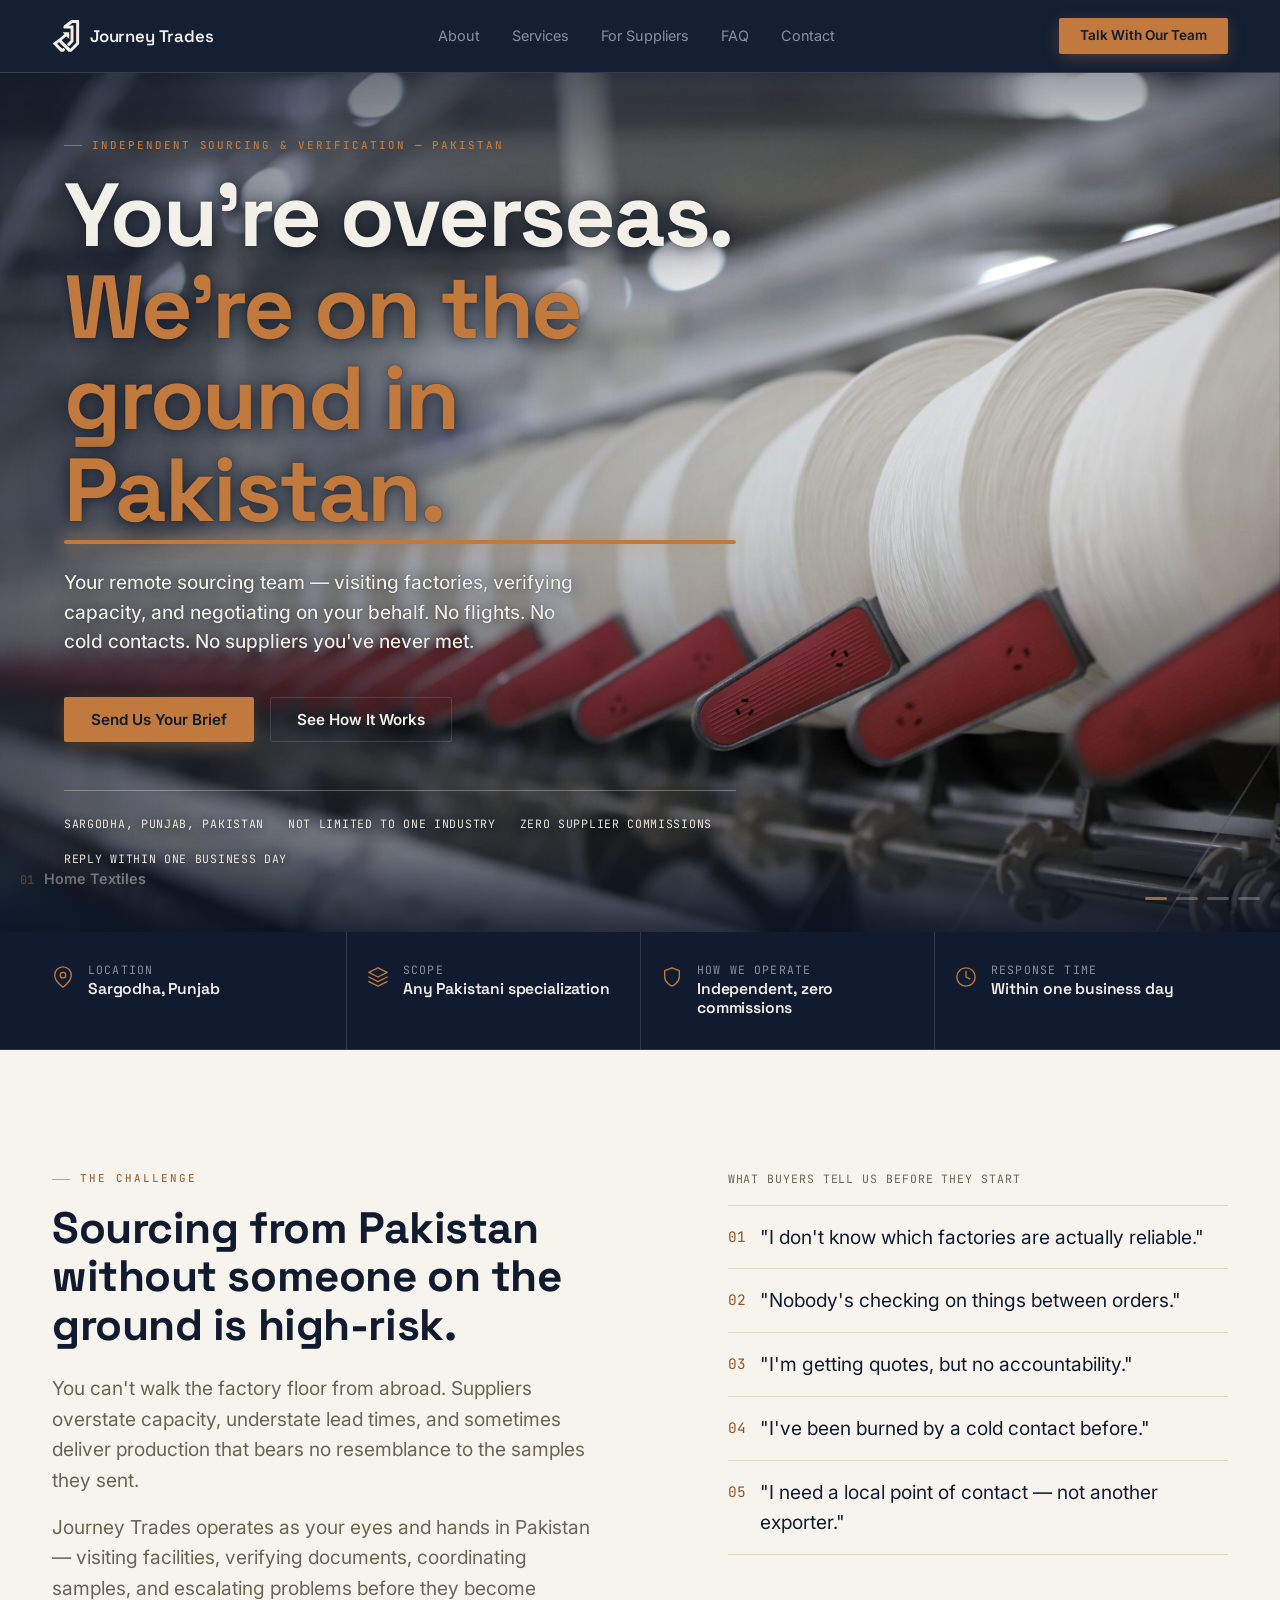
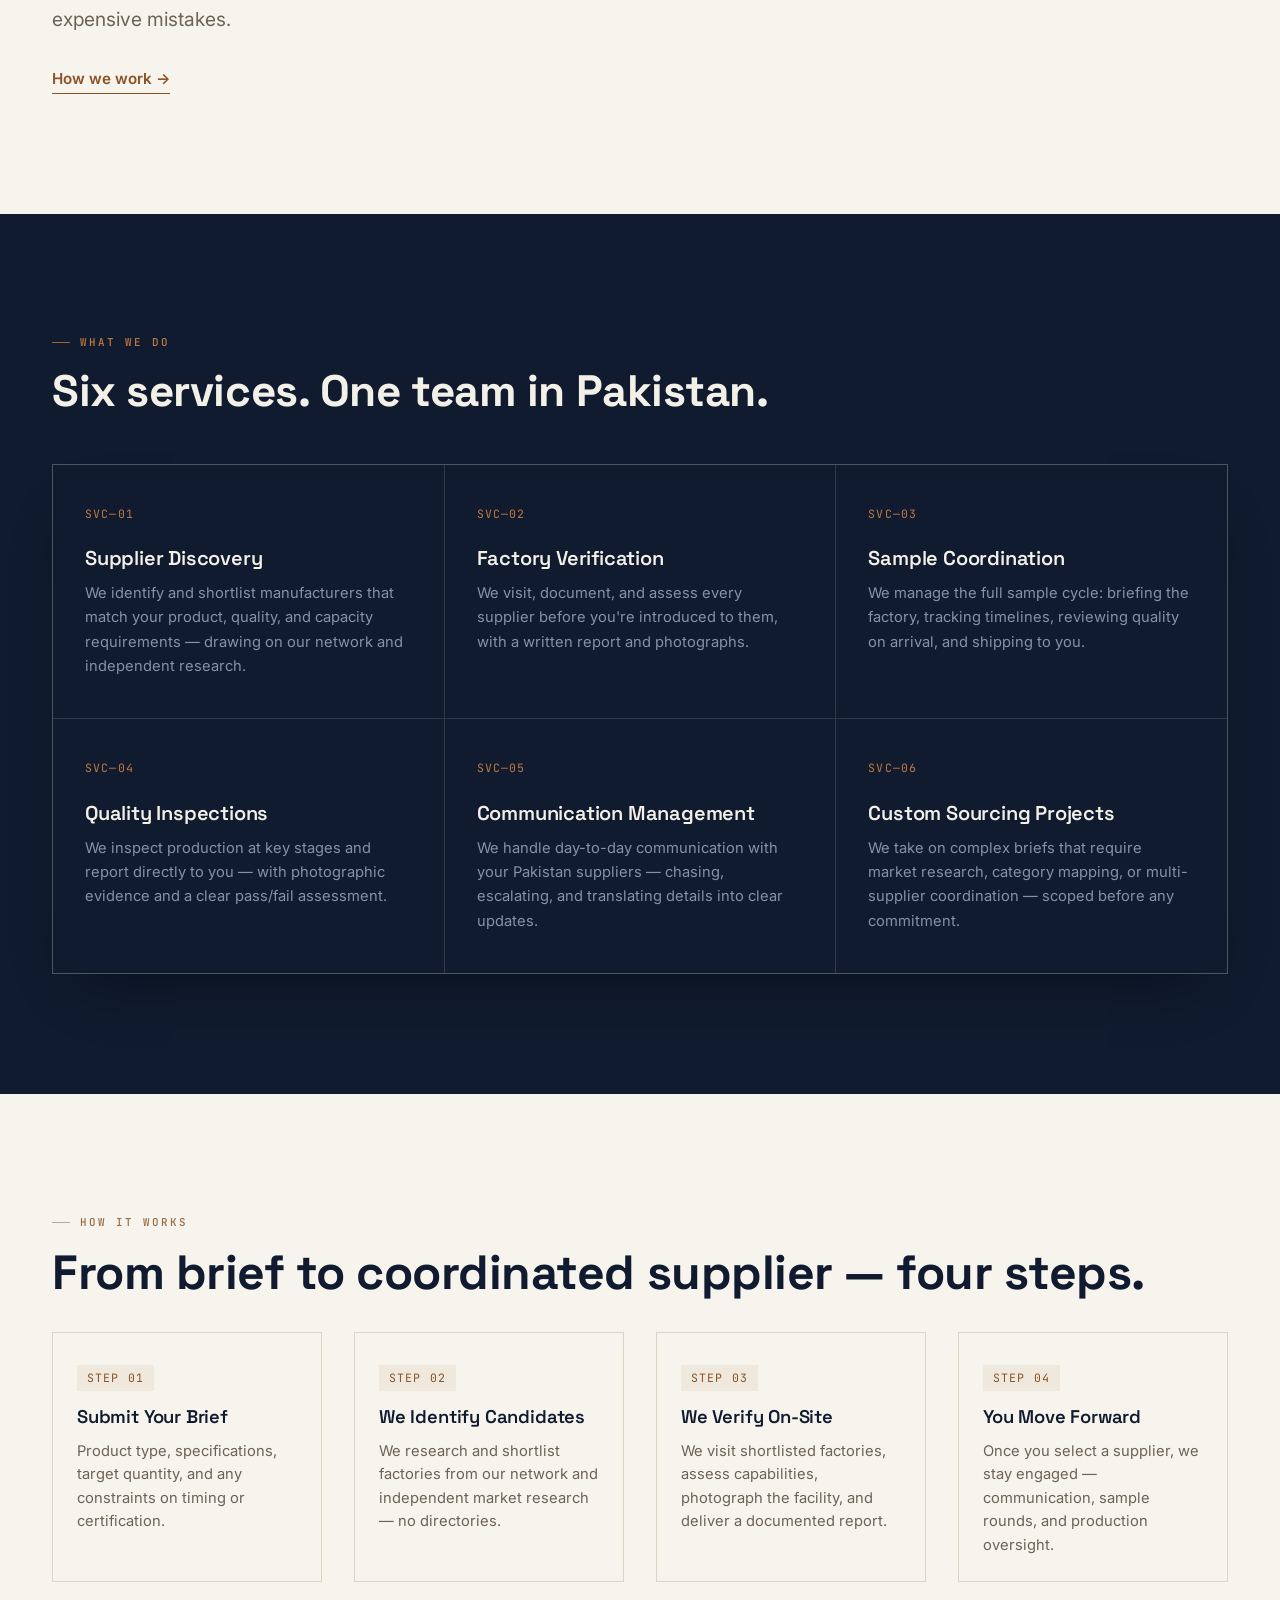
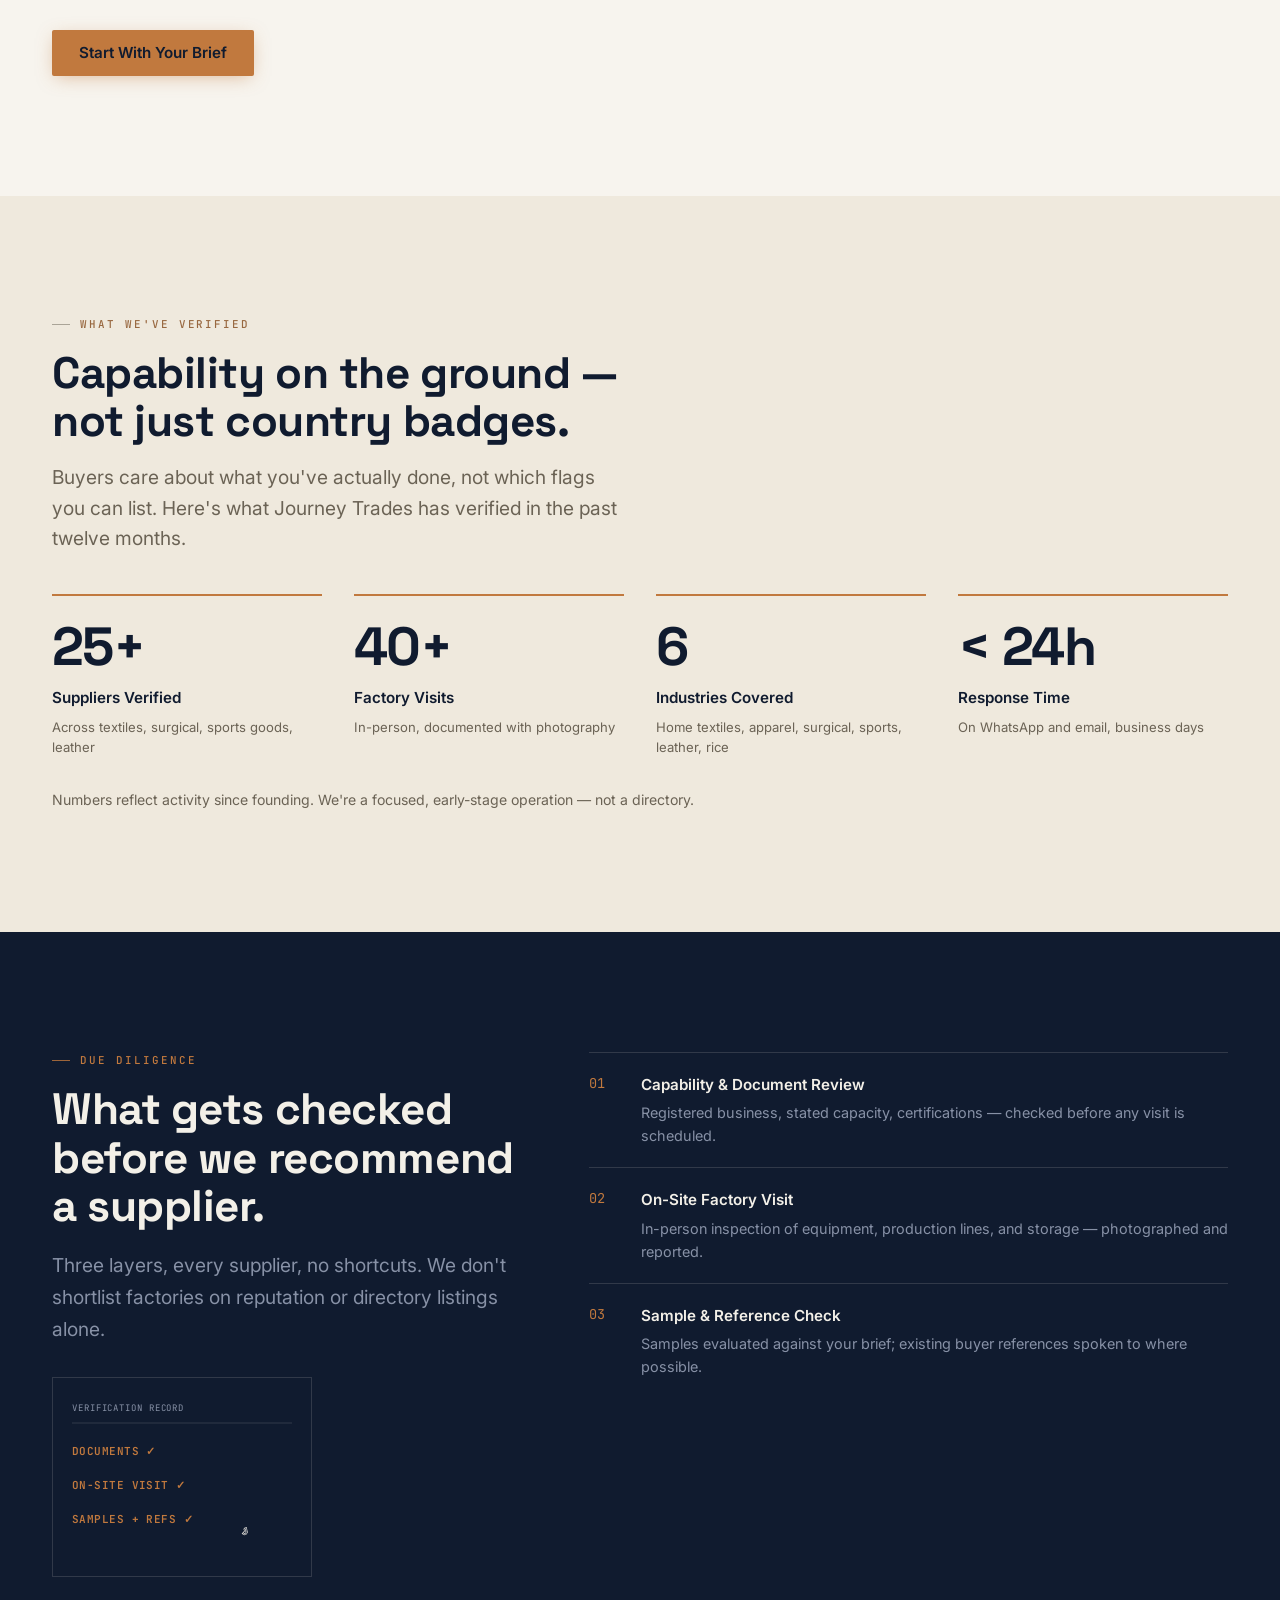
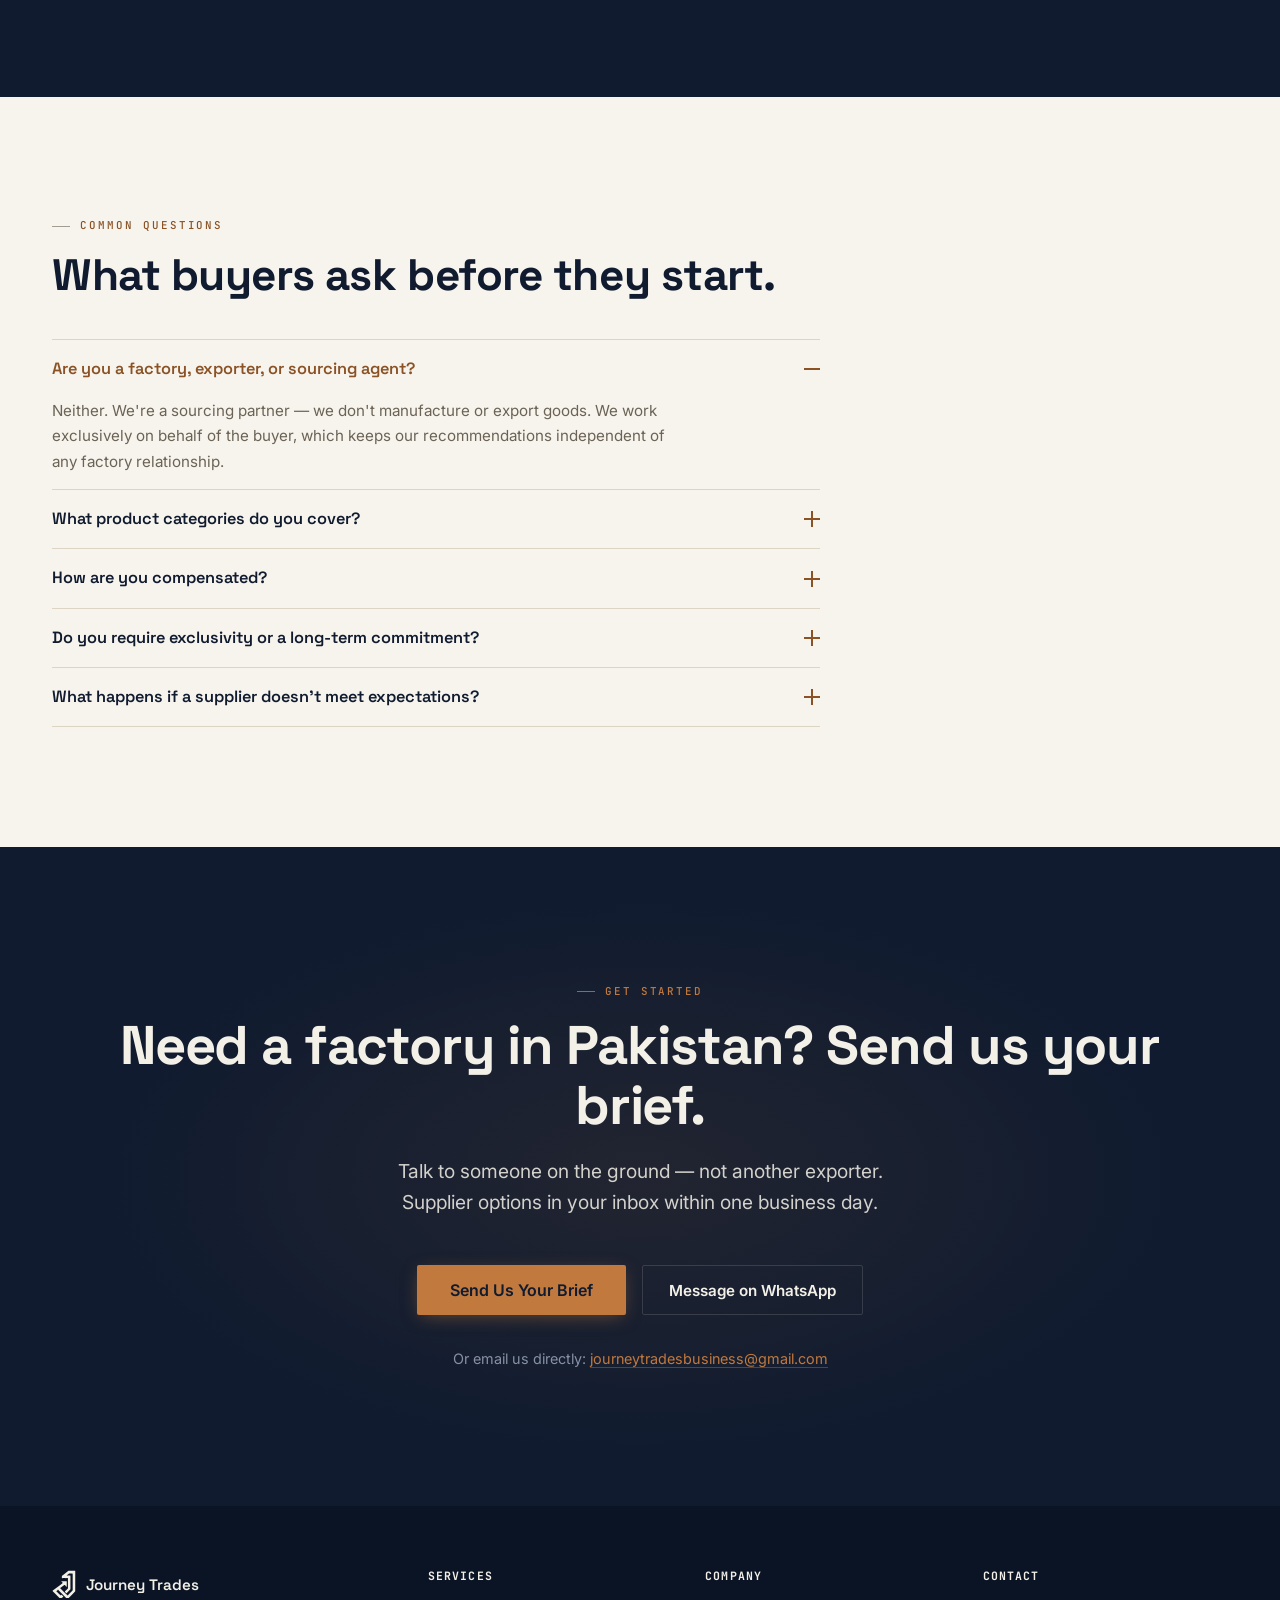
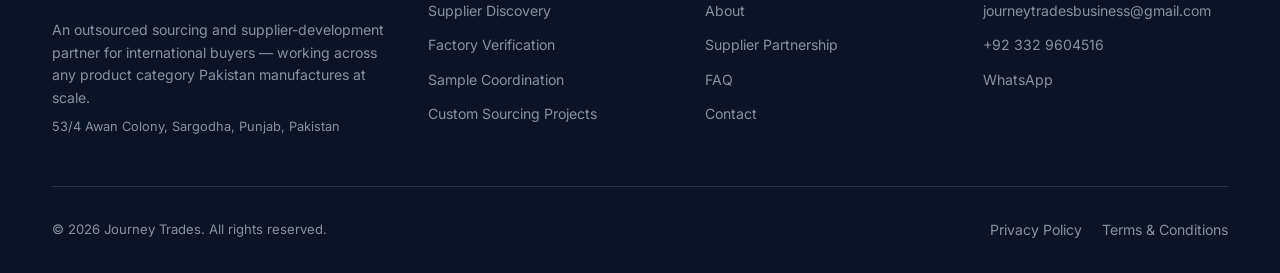
<file: index.html>
<!DOCTYPE html>
<html lang="en">
<head>
<meta charset="UTF-8">
<meta name="viewport" content="width=device-width, initial-scale=1.0">
<title>Journey Trades — Sourcing &amp; Verification Partner in Pakistan</title>
<meta name="description" content="Your remote sourcing team on the ground in Pakistan. We shortlist, verify, and negotiate with manufacturers on your behalf — for any product Pakistan makes at scale.">
<link rel="preconnect" href="https://fonts.googleapis.com">
<link rel="preconnect" href="https://fonts.gstatic.com" crossorigin>
<link href="https://fonts.googleapis.com/css2?family=Space+Grotesk:wght@500;600;700&family=Inter:wght@400;500;600;700&family=JetBrains+Mono:wght@500;600&display=swap" rel="stylesheet">
<link rel="stylesheet" href="css/style.css">
</head>
<body>

<a href="#main" class="skip-link">Skip to main content</a>

<header>
  <nav class="nav" id="site-nav" aria-label="Main navigation">
    <div class="container nav__inner">
      <a href="/" class="nav__brand" aria-label="Journey Trades — Home">
        <span class="nav__mark" aria-hidden="true">
          <svg viewBox="381.33 122.94 254.98 306.00" xmlns="http://www.w3.org/2000/svg"><path fill="currentColor" d="M492.219360,255.719696 C487.970673,251.401764 483.965637,247.331940 479.997284,243.299408 C481.773834,241.290131 483.369568,241.736816 484.786346,241.733704 C500.950500,241.697998 517.115051,241.760742 533.278870,241.675629 C536.532776,241.658493 538.229919,242.593063 538.214355,246.176392 C538.138489,263.673279 538.195129,281.170685 538.187622,298.667908 C538.187256,299.475739 538.202148,300.349670 537.248962,300.984955 C535.290833,301.412384 534.532166,299.639404 533.427429,298.526733 C528.144592,293.205994 522.882629,287.864319 517.635010,282.508728 C516.017578,280.857971 514.525269,279.582428 512.106262,281.442688 C497.848846,292.407104 483.533447,303.296173 469.249542,314.226257 C469.011902,314.408142 468.924530,314.786438 468.872314,314.881500 C494.978088,340.527435 521.039734,366.130005 547.777771,392.397064 C550.860657,389.139160 555.244202,384.400482 559.742493,379.773346 C572.284668,366.872040 584.827454,353.970581 597.484985,341.183014 C600.006348,338.635864 601.158508,335.977844 601.152100,332.351929 C601.053955,276.360565 601.016846,220.368958 601.138489,164.377777 C601.148865,159.608215 599.744385,157.890137 594.889404,158.078583 C586.236511,158.414490 577.562073,158.185883 568.896851,158.221893 C567.082275,158.229431 565.195679,157.996155 563.598877,159.205017 C554.478271,166.109589 545.360718,173.018188 536.156189,179.990524 C537.889099,181.886978 539.625610,181.592804 541.217590,181.585632 C551.380310,181.539932 561.548218,181.598801 571.702759,181.267838 C575.767700,181.135345 577.372253,182.289490 577.363159,186.539581 C577.265991,232.199249 577.288330,277.859222 577.348022,323.519012 C577.351562,326.256561 576.355835,328.283813 574.530151,330.162781 C562.570923,342.470795 550.576233,354.745850 538.759583,367.189697 C536.109314,369.980621 534.418335,369.785675 531.954956,367.059418 C528.161133,362.860901 524.103699,358.885468 519.976135,355.009216 C517.406128,352.595734 517.024597,350.875061 519.827148,348.115173 C529.203430,338.881683 538.237244,329.301453 547.532532,319.984039 C549.837402,317.673645 550.729797,315.225372 550.720886,311.995819 C550.630432,279.167633 550.588562,246.338837 550.731201,213.511063 C550.749634,209.265808 549.271851,208.119171 545.238403,208.156525 C527.575867,208.320053 509.909210,208.088135 492.248108,208.314621 C487.396088,208.376831 485.508484,207.134674 485.556122,201.903229 C485.714783,184.478241 485.535400,184.493973 499.542938,173.908081 C517.348938,160.451614 535.152893,146.992111 552.895752,133.452637 C555.155579,131.728149 557.503235,130.980072 560.276611,130.983826 C581.106812,131.011978 601.937317,131.055344 622.766968,130.943924 C626.807556,130.922302 628.318054,132.323074 628.312683,136.488327 C628.223572,205.811172 628.248474,275.134186 628.276550,344.457153 C628.277588,346.911621 627.695251,348.962250 625.915466,350.777222 C604.217590,372.904419 582.559082,395.070221 560.886902,417.222687 C560.538513,417.578796 560.169983,417.923492 559.772217,418.221985 C554.971069,421.824646 533.644470,420.338440 529.401917,416.060669 C503.236969,389.678223 477.083954,363.283936 450.935394,336.885254 C445.846863,331.748047 445.846344,331.707733 440.229309,335.979370 C436.121277,339.103455 432.063232,342.293457 428.000671,345.476746 C427.767517,345.659454 427.695007,346.047119 427.432037,346.569000 C443.109436,361.708893 458.841797,376.901855 474.966919,392.474121 C476.721710,391.483978 478.832550,388.628113 481.294250,386.196716 C483.282410,384.233093 484.864899,384.271484 486.775757,386.243256 C491.181244,390.789246 495.623444,395.303986 500.180634,399.696655 C502.305176,401.744446 502.652954,403.499542 500.231781,405.450317 C499.845337,405.761688 499.527985,406.159149 499.180969,406.518982 C485.274841,420.939636 485.276093,420.915375 465.383636,419.879028 C462.577545,419.732819 460.314514,418.886597 458.288696,416.833862 C435.349701,393.589966 412.379608,370.376526 389.334137,347.238281 C386.774902,344.668762 386.963837,343.059631 389.784821,340.916809 C418.702850,318.951202 447.563599,296.910217 476.432800,274.880371 C482.764526,270.048645 489.066345,265.177734 495.222076,260.447754 C495.000000,258.157471 493.479034,257.229156 492.219360,255.719696 z"/></svg>
        </span>
        <span class="nav__wordmark">Journey Trades</span>
      </a>
      <ul class="nav__links" role="list">
        <li><a href="/about" class="nav__link">About</a></li>
        <li><a href="/services" class="nav__link">Services</a></li>
        <li><a href="/suppliers" class="nav__link">For Suppliers</a></li>
        <li><a href="/faq" class="nav__link">FAQ</a></li>
        <li><a href="/contact" class="nav__link">Contact</a></li>
      </ul>
      <div class="nav__actions">
        <a href="/contact" class="btn btn--copper nav__cta">Talk With Our Team</a>
        <button class="nav__toggle" id="menu-toggle" aria-expanded="false" aria-controls="mobile-menu" aria-label="Open navigation menu">
          <span class="nav__toggle-bar"></span><span class="nav__toggle-bar"></span><span class="nav__toggle-bar"></span>
        </button>
      </div>
    </div>
    </nav>
    <div class="nav__mobile" id="mobile-menu" aria-hidden="true">
      <ul class="nav__mobile-links" role="list">
        <li><a href="/about" class="nav__mobile-link">About</a></li>
        <li><a href="/services" class="nav__mobile-link">Services</a></li>
        <li><a href="/suppliers" class="nav__mobile-link">For Suppliers</a></li>
        <li><a href="/faq" class="nav__mobile-link">FAQ</a></li>
        <li><a href="/contact" class="nav__mobile-link">Contact</a></li>
      </ul>
      <a href="/contact" class="btn btn--copper nav__mobile-cta">Talk With Our Team</a>
    </div>
</header>

<main id="main">

  <!-- HERO -->
  <section class="hero">
    <div class="hero__bg" aria-roledescription="carousel" aria-label="Journey Trades background photography">
      <div class="carousel__track">

        <figure class="carousel__slide is-active" data-slide="0">
          <img class="carousel__photo" src="assets/images/hero-01.jpg" alt="Home textiles manufacturing in Pakistan">
          <figcaption class="carousel__caption"><span class="carousel__caption-num">01</span>Home Textiles</figcaption>
        </figure>

        <figure class="carousel__slide" data-slide="1">
          <img class="carousel__photo" src="assets/images/hero-02.jpg" alt="Surgical instruments manufacturing in Pakistan">
          <figcaption class="carousel__caption"><span class="carousel__caption-num">02</span>Surgical Instruments</figcaption>
        </figure>

        <figure class="carousel__slide" data-slide="2">
          <img class="carousel__photo" src="assets/images/hero-03.jpg" alt="Sports goods manufacturing in Pakistan">
          <figcaption class="carousel__caption"><span class="carousel__caption-num">03</span>Sports Goods</figcaption>
        </figure>

        <figure class="carousel__slide" data-slide="3">
          <img class="carousel__photo" src="assets/images/hero-04.jpg" alt="Leather goods manufacturing in Pakistan">
          <figcaption class="carousel__caption"><span class="carousel__caption-num">04</span>Leather Goods</figcaption>
        </figure>

      </div>
      <div class="carousel__dots" role="tablist" aria-label="Choose photo">
        <button class="carousel__dot is-active" data-slide-to="0" role="tab" aria-selected="true" aria-label="Slide 1"></button>
        <button class="carousel__dot" data-slide-to="1" role="tab" aria-selected="false" aria-label="Slide 2"></button>
        <button class="carousel__dot" data-slide-to="2" role="tab" aria-selected="false" aria-label="Slide 3"></button>
        <button class="carousel__dot" data-slide-to="3" role="tab" aria-selected="false" aria-label="Slide 4"></button>
      </div>
    </div>
    <div class="hero__overlay" aria-hidden="true"></div>

    <div class="container hero__inner">
    <div class="hero__content">
      <div class="eyebrow">Independent Sourcing &amp; Verification — Pakistan</div>
      <h1 class="hero__title">You're overseas. <em>We're on the ground in Pakistan.</em></h1>
      <p class="hero__sub">Your remote sourcing team — visiting factories, verifying capacity, and negotiating on your behalf. No flights. No cold contacts. No suppliers you've never met.</p>
      <div class="hero__actions">
        <a href="/contact" class="btn btn--copper">Send Us Your Brief</a>
        <a href="/services" class="btn btn--outline-light">See How It Works</a>
      </div>
      <div class="hero__trust">
        <span class="hero__trust-item">Sargodha, Punjab, Pakistan</span>
        <span class="hero__trust-item">Not limited to one industry</span>
        <span class="hero__trust-item">Zero supplier commissions</span>
        <span class="hero__trust-item">Reply within one business day</span>
      </div>
    </div>
    </div>
  </section>

  <!-- PROOF STRIP -->
  <div class="strip">
    <div class="container strip__grid">
      <div class="strip__item">
        <svg class="strip__icon" viewBox="0 0 24 24" fill="none" stroke="currentColor" stroke-width="1.5" stroke-linecap="round" stroke-linejoin="round" aria-hidden="true"><path d="M21 10c0 7-9 13-9 13s-9-6-9-13a9 9 0 0 1 18 0z"/><circle cx="12" cy="10" r="3"/></svg>
        <div class="strip__text"><span class="strip__label">Location</span><span class="strip__value">Sargodha, Punjab</span></div>
      </div>
      <div class="strip__item">
        <svg class="strip__icon" viewBox="0 0 24 24" fill="none" stroke="currentColor" stroke-width="1.5" stroke-linecap="round" stroke-linejoin="round" aria-hidden="true"><polygon points="12 2 2 7 12 12 22 7 12 2"/><polyline points="2 17 12 22 22 17"/><polyline points="2 12 12 17 22 12"/></svg>
        <div class="strip__text"><span class="strip__label">Scope</span><span class="strip__value">Any Pakistani specialization</span></div>
      </div>
      <div class="strip__item">
        <svg class="strip__icon" viewBox="0 0 24 24" fill="none" stroke="currentColor" stroke-width="1.5" stroke-linecap="round" stroke-linejoin="round" aria-hidden="true"><path d="M12 22s8-4 8-10V5l-8-3-8 3v7c0 6 8 10 8 10z"/></svg>
        <div class="strip__text"><span class="strip__label">How We Operate</span><span class="strip__value">Independent, zero commissions</span></div>
      </div>
      <div class="strip__item">
        <svg class="strip__icon" viewBox="0 0 24 24" fill="none" stroke="currentColor" stroke-width="1.5" stroke-linecap="round" stroke-linejoin="round" aria-hidden="true"><circle cx="12" cy="12" r="10"/><polyline points="12 6 12 12 16 14"/></svg>
        <div class="strip__text"><span class="strip__label">Response Time</span><span class="strip__value">Within one business day</span></div>
      </div>
    </div>
  </div>

  <!-- CHALLENGE -->
  <section class="section">
    <div class="container challenge__layout">
      <div class="fade-up">
        <div class="eyebrow eyebrow--dark">The challenge</div>
        <h2 class="challenge__title">Sourcing from Pakistan without someone on the ground is high-risk.</h2>
        <p class="challenge__body">You can't walk the factory floor from abroad. Suppliers overstate capacity, understate lead times, and sometimes deliver production that bears no resemblance to the samples they sent.</p>
        <p class="challenge__body">Journey Trades operates as your eyes and hands in Pakistan — visiting facilities, verifying documents, coordinating samples, and escalating problems before they become expensive mistakes.</p>
        <a href="/about" class="challenge__link">How we work →</a>
      </div>
      <div>
        <p class="challenge__pains-intro fade-up">What buyers tell us before they start</p>
        <div class="pain fade-up" style="transition-delay:60ms"><span class="pain__mark">01</span><span>"I don't know which factories are actually reliable."</span></div>
        <div class="pain fade-up" style="transition-delay:120ms"><span class="pain__mark">02</span><span>"Nobody's checking on things between orders."</span></div>
        <div class="pain fade-up" style="transition-delay:180ms"><span class="pain__mark">03</span><span>"I'm getting quotes, but no accountability."</span></div>
        <div class="pain fade-up" style="transition-delay:240ms"><span class="pain__mark">04</span><span>"I've been burned by a cold contact before."</span></div>
        <div class="pain fade-up" style="transition-delay:300ms"><span class="pain__mark">05</span><span>"I need a local point of contact — not another exporter."</span></div>
      </div>
    </div>
  </section>

  <!-- SERVICES -->
  <section class="section section--ink">
    <div class="container">
      <div class="section-head">
        <div class="fade-up">
          <div class="eyebrow">What we do</div>
          <h2 class="section-head__title">Six services. One team in Pakistan.</h2>
        </div>
      </div>
      <div class="services__grid">
        <article class="svc fade-up"><span class="svc__code">SVC—01</span><h3 class="svc__name">Supplier Discovery</h3><p class="svc__desc">We identify and shortlist manufacturers that match your product, quality, and capacity requirements — drawing on our network and independent research.</p></article>
        <article class="svc fade-up" style="transition-delay:60ms"><span class="svc__code">SVC—02</span><h3 class="svc__name">Factory Verification</h3><p class="svc__desc">We visit, document, and assess every supplier before you're introduced to them, with a written report and photographs.</p></article>
        <article class="svc fade-up" style="transition-delay:120ms"><span class="svc__code">SVC—03</span><h3 class="svc__name">Sample Coordination</h3><p class="svc__desc">We manage the full sample cycle: briefing the factory, tracking timelines, reviewing quality on arrival, and shipping to you.</p></article>
        <article class="svc fade-up" style="transition-delay:180ms"><span class="svc__code">SVC—04</span><h3 class="svc__name">Quality Inspections</h3><p class="svc__desc">We inspect production at key stages and report directly to you — with photographic evidence and a clear pass/fail assessment.</p></article>
        <article class="svc fade-up" style="transition-delay:240ms"><span class="svc__code">SVC—05</span><h3 class="svc__name">Communication Management</h3><p class="svc__desc">We handle day-to-day communication with your Pakistan suppliers — chasing, escalating, and translating details into clear updates.</p></article>
        <article class="svc fade-up" style="transition-delay:300ms"><span class="svc__code">SVC—06</span><h3 class="svc__name">Custom Sourcing Projects</h3><p class="svc__desc">We take on complex briefs that require market research, category mapping, or multi-supplier coordination — scoped before any commitment.</p></article>
      </div>
    </div>
  </section>

  <!-- PROCESS -->
  <section class="section">
    <div class="container">
      <div class="fade-up">
        <div class="eyebrow eyebrow--dark">How it works</div>
        <h2 class="section-head__title" style="margin-bottom:0;">From brief to coordinated supplier — four steps.</h2>
      </div>
      <div class="process__steps">
        <div class="step fade-up"><svg class="step__rail entry-rule" viewBox="0 0 100 32" preserveAspectRatio="none"><path d="M0,16 L80,16 L92,4" fill="none" stroke="var(--line)" stroke-width="1"/></svg><span class="step__num">STEP 01</span><h3 class="step__name">Submit Your Brief</h3><p class="step__desc">Product type, specifications, target quantity, and any constraints on timing or certification.</p></div>
        <div class="step fade-up" style="transition-delay:80ms"><svg class="step__rail entry-rule" viewBox="0 0 100 32" preserveAspectRatio="none"><path d="M0,16 L80,16 L92,4" fill="none" stroke="var(--line)" stroke-width="1"/></svg><span class="step__num">STEP 02</span><h3 class="step__name">We Identify Candidates</h3><p class="step__desc">We research and shortlist factories from our network and independent market research — no directories.</p></div>
        <div class="step fade-up" style="transition-delay:160ms"><svg class="step__rail entry-rule" viewBox="0 0 100 32" preserveAspectRatio="none"><path d="M0,16 L80,16 L92,4" fill="none" stroke="var(--line)" stroke-width="1"/></svg><span class="step__num">STEP 03</span><h3 class="step__name">We Verify On-Site</h3><p class="step__desc">We visit shortlisted factories, assess capabilities, photograph the facility, and deliver a documented report.</p></div>
        <div class="step fade-up" style="transition-delay:240ms"><span class="step__num">STEP 04</span><h3 class="step__name">You Move Forward</h3><p class="step__desc">Once you select a supplier, we stay engaged — communication, sample rounds, and production oversight.</p></div>
      </div>
      <div style="margin-top:var(--space-48);"><a href="/contact" class="btn btn--copper">Start With Your Brief</a></div>
    </div>
  </section>

  <!-- CAPABILITY METRICS (replaces country tags) -->
  <section class="section markets">
    <div class="container">
      <div class="markets__head fade-up">
        <div class="eyebrow eyebrow--dark">What we've verified</div>
        <h2 class="markets__title">Capability on the ground — not just country badges.</h2>
        <p class="markets__sub">Buyers care about what you've actually done, not which flags you can list. Here's what Journey Trades has verified in the past twelve months.</p>
      </div>
      <div class="cap-grid">
        <div class="cap fade-up">
          <div class="cap__value">25+</div>
          <div class="cap__label">Suppliers Verified</div>
          <div class="cap__note">Across textiles, surgical, sports goods, leather</div>
        </div>
        <div class="cap fade-up" style="transition-delay:60ms">
          <div class="cap__value">40+</div>
          <div class="cap__label">Factory Visits</div>
          <div class="cap__note">In-person, documented with photography</div>
        </div>
        <div class="cap fade-up" style="transition-delay:120ms">
          <div class="cap__value">6</div>
          <div class="cap__label">Industries Covered</div>
          <div class="cap__note">Home textiles, apparel, surgical, sports, leather, rice</div>
        </div>
        <div class="cap fade-up" style="transition-delay:180ms">
          <div class="cap__value">&lt; 24h</div>
          <div class="cap__label">Response Time</div>
          <div class="cap__note">On WhatsApp and email, business days</div>
        </div>
      </div>
      <p class="markets__note">Numbers reflect activity since founding. We're a focused, early-stage operation — not a directory.</p>
    </div>
  </section>

  <!-- VERIFICATION -->
  <section class="section section--ink">
    <div class="container verify__layout">
      <div class="fade-up">
        <div class="eyebrow">Due diligence</div>
        <h2 class="verify__title">What gets checked before we recommend a supplier.</h2>
        <p class="verify__body">Three layers, every supplier, no shortcuts. We don't shortlist factories on reputation or directory listings alone.</p>
        <svg viewBox="0 0 260 200" style="max-width:260px;">
          <rect x="0.5" y="0.5" width="259" height="199" fill="none" stroke="var(--line-dark)"/>
          <text x="20" y="34" class="rd-hub-sub" style="font-size:9px;">VERIFICATION RECORD</text>
          <line x1="20" y1="46" x2="240" y2="46" stroke="var(--line-dark)"/>
          <text x="20" y="78" class="rd-code" style="font-size:11px;">DOCUMENTS ✓</text>
          <text x="20" y="112" class="rd-code" style="font-size:11px;">ON-SITE VISIT ✓</text>
          <text x="20" y="146" class="rd-code" style="font-size:11px;">SAMPLES + REFS ✓</text>
          <g transform="translate(178,150) rotate(-12) scale(0.026)" opacity="0.9">
            <path class="rd-hub-icon" d="M492.219360,255.719696 C487.970673,251.401764 483.965637,247.331940 479.997284,243.299408 C481.773834,241.290131 483.369568,241.736816 484.786346,241.733704 C500.950500,241.697998 517.115051,241.760742 533.278870,241.675629 C536.532776,241.658493 538.229919,242.593063 538.214355,246.176392 C538.138489,263.673279 538.195129,281.170685 538.187622,298.667908 C538.187256,299.475739 538.202148,300.349670 537.248962,300.984955 C535.290833,301.412384 534.532166,299.639404 533.427429,298.526733 C528.144592,293.205994 522.882629,287.864319 517.635010,282.508728 C516.017578,280.857971 514.525269,279.582428 512.106262,281.442688 C497.848846,292.407104 483.533447,303.296173 469.249542,314.226257 C469.011902,314.408142 468.924530,314.786438 468.872314,314.881500 C494.978088,340.527435 521.039734,366.130005 547.777771,392.397064 C550.860657,389.139160 555.244202,384.400482 559.742493,379.773346 C572.284668,366.872040 584.827454,353.970581 597.484985,341.183014 C600.006348,338.635864 601.158508,335.977844 601.152100,332.351929 C601.053955,276.360565 601.016846,220.368958 601.138489,164.377777 C601.148865,159.608215 599.744385,157.890137 594.889404,158.078583 C586.236511,158.414490 577.562073,158.185883 568.896851,158.221893 C567.082275,158.229431 565.195679,157.996155 563.598877,159.205017 C554.478271,166.109589 545.360718,173.018188 536.156189,179.990524 C537.889099,181.886978 539.625610,181.592804 541.217590,181.585632 C551.380310,181.539932 561.548218,181.598801 571.702759,181.267838 C575.767700,181.135345 577.372253,182.289490 577.363159,186.539581 C577.265991,232.199249 577.288330,277.859222 577.348022,323.519012 C577.351562,326.256561 576.355835,328.283813 574.530151,330.162781 C562.570923,342.470795 550.576233,354.745850 538.759583,367.189697 C536.109314,369.980621 534.418335,369.785675 531.954956,367.059418 C528.161133,362.860901 524.103699,358.885468 519.976135,355.009216 C517.406128,352.595734 517.024597,350.875061 519.827148,348.115173 C529.203430,338.881683 538.237244,329.301453 547.532532,319.984039 C549.837402,317.673645 550.729797,315.225372 550.720886,311.995819 C550.630432,279.167633 550.588562,246.338837 550.731201,213.511063 C550.749634,209.265808 549.271851,208.119171 545.238403,208.156525 C527.575867,208.320053 509.909210,208.088135 492.248108,208.314621 C487.396088,208.376831 485.508484,207.134674 485.556122,201.903229 C485.714783,184.478241 485.535400,184.493973 499.542938,173.908081 C517.348938,160.451614 535.152893,146.992111 552.895752,133.452637 C555.155579,131.728149 557.503235,130.980072 560.276611,130.983826 C581.106812,131.011978 601.937317,131.055344 622.766968,130.943924 C626.807556,130.922302 628.318054,132.323074 628.312683,136.488327 C628.223572,205.811172 628.248474,275.134186 628.276550,344.457153 C628.277588,346.911621 627.695251,348.962250 625.915466,350.777222 C604.217590,372.904419 582.559082,395.070221 560.886902,417.222687 C560.538513,417.578796 560.169983,417.923492 559.772217,418.221985 C554.971069,421.824646 533.644470,420.338440 529.401917,416.060669 C503.236969,389.678223 477.083954,363.283936 450.935394,336.885254 C445.846863,331.748047 445.846344,331.707733 440.229309,335.979370 C436.121277,339.103455 432.063232,342.293457 428.000671,345.476746 C427.767517,345.659454 427.695007,346.047119 427.432037,346.569000 C443.109436,361.708893 458.841797,376.901855 474.966919,392.474121 C476.721710,391.483978 478.832550,388.628113 481.294250,386.196716 C483.282410,384.233093 484.864899,384.271484 486.775757,386.243256 C491.181244,390.789246 495.623444,395.303986 500.180634,399.696655 C502.305176,401.744446 502.652954,403.499542 500.231781,405.450317 C499.845337,405.761688 499.527985,406.159149 499.180969,406.518982 C485.274841,420.939636 485.276093,420.915375 465.383636,419.879028 C462.577545,419.732819 460.314514,418.886597 458.288696,416.833862 C435.349701,393.589966 412.379608,370.376526 389.334137,347.238281 C386.774902,344.668762 386.963837,343.059631 389.784821,340.916809 C418.702850,318.951202 447.563599,296.910217 476.432800,274.880371 C482.764526,270.048645 489.066345,265.177734 495.222076,260.447754 C495.000000,258.157471 493.479034,257.229156 492.219360,255.719696 z" fill="var(--signal)"/>
          </g>
        </svg>
      </div>
      <div>
        <div class="vstep fade-up"><span class="vstep__num">01</span><div><div class="vstep__name">Capability &amp; Document Review</div><p class="vstep__desc">Registered business, stated capacity, certifications — checked before any visit is scheduled.</p></div></div>
        <div class="vstep fade-up" style="transition-delay:70ms"><span class="vstep__num">02</span><div><div class="vstep__name">On-Site Factory Visit</div><p class="vstep__desc">In-person inspection of equipment, production lines, and storage — photographed and reported.</p></div></div>
        <div class="vstep fade-up" style="transition-delay:140ms"><span class="vstep__num">03</span><div><div class="vstep__name">Sample &amp; Reference Check</div><p class="vstep__desc">Samples evaluated against your brief; existing buyer references spoken to where possible.</p></div></div>
      </div>
    </div>
  </section>

  <!-- FAQ -->
  <section class="section">
    <div class="container">
      <div class="eyebrow eyebrow--dark fade-up">Common questions</div>
      <h2 class="section-head__title fade-up" style="margin-bottom:var(--space-40);">What buyers ask before they start.</h2>
      <div class="faq__list">
        <div class="faq-item fade-up">
          <button class="faq-item__q" aria-expanded="false"><span>Are you a factory, exporter, or sourcing agent?</span><span class="faq-item__icon"></span></button>
          <div class="faq-item__a"><div class="faq-item__a-inner">Neither. We're a sourcing partner — we don't manufacture or export goods. We work exclusively on behalf of the buyer, which keeps our recommendations independent of any factory relationship.</div></div>
        </div>
        <div class="faq-item fade-up" style="transition-delay:60ms">
          <button class="faq-item__q" aria-expanded="false"><span>What product categories do you cover?</span><span class="faq-item__icon"></span></button>
          <div class="faq-item__a"><div class="faq-item__a-inner">We're not limited to one category. We work across any product Pakistan manufactures at scale — textiles, surgical instruments, sports goods, and more. If you're unsure whether your product fits, send us a brief and we'll tell you honestly.</div></div>
        </div>
        <div class="faq-item fade-up" style="transition-delay:120ms">
          <button class="faq-item__q" aria-expanded="false"><span>How are you compensated?</span><span class="faq-item__icon"></span></button>
          <div class="faq-item__a"><div class="faq-item__a-inner">We scope each engagement individually based on the cities, factories, and time involved, and agree the fee before work begins. We take zero commissions from suppliers — our only client is you.</div></div>
        </div>
        <div class="faq-item fade-up" style="transition-delay:180ms">
          <button class="faq-item__q" aria-expanded="false"><span>Do you require exclusivity or a long-term commitment?</span><span class="faq-item__icon"></span></button>
          <div class="faq-item__a"><div class="faq-item__a-inner">No. There's no retainer to start, and no obligation to continue beyond the agreed scope of work.</div></div>
        </div>
        <div class="faq-item fade-up" style="transition-delay:240ms">
          <button class="faq-item__q" aria-expanded="false"><span>What happens if a supplier doesn't meet expectations?</span><span class="faq-item__icon"></span></button>
          <div class="faq-item__a"><div class="faq-item__a-inner">We escalate directly and advocate on your behalf. If the issue can't be resolved, we document everything clearly and help you identify an alternative supplier if needed.</div></div>
        </div>
      </div>
    </div>
  </section>

  <!-- CTA -->
  <section class="section cta">
    <div class="container fade-up">
      <div class="eyebrow" style="justify-content:center;">Get started</div>
      <h2 class="cta__title">Need a factory in Pakistan? Send us your brief.</h2>
      <p class="cta__sub">Talk to someone on the ground — not another exporter. Supplier options in your inbox within one business day.</p>
      <div class="cta__actions">
        <a href="/contact" class="btn btn--copper">Send Us Your Brief</a>
        <a href="https://wa.me/923329604516" class="btn btn--outline-light" target="_blank" rel="noopener">Message on WhatsApp</a>
      </div>
      <p class="cta__contact">Or email us directly: <a href="mailto:journeytradesbusiness@gmail.com">journeytradesbusiness@gmail.com</a></p>
    </div>
  </section>

</main>

<footer class="footer">
  <div class="container">
    <div class="footer__inner">
      <div>
        <a href="/" class="footer__mark">
          <span class="footer__mark-icon"><svg viewBox="381.33 122.94 254.98 306.00" xmlns="http://www.w3.org/2000/svg"><path fill="currentColor" d="M492.219360,255.719696 C487.970673,251.401764 483.965637,247.331940 479.997284,243.299408 C481.773834,241.290131 483.369568,241.736816 484.786346,241.733704 C500.950500,241.697998 517.115051,241.760742 533.278870,241.675629 C536.532776,241.658493 538.229919,242.593063 538.214355,246.176392 C538.138489,263.673279 538.195129,281.170685 538.187622,298.667908 C538.187256,299.475739 538.202148,300.349670 537.248962,300.984955 C535.290833,301.412384 534.532166,299.639404 533.427429,298.526733 C528.144592,293.205994 522.882629,287.864319 517.635010,282.508728 C516.017578,280.857971 514.525269,279.582428 512.106262,281.442688 C497.848846,292.407104 483.533447,303.296173 469.249542,314.226257 C469.011902,314.408142 468.924530,314.786438 468.872314,314.881500 C494.978088,340.527435 521.039734,366.130005 547.777771,392.397064 C550.860657,389.139160 555.244202,384.400482 559.742493,379.773346 C572.284668,366.872040 584.827454,353.970581 597.484985,341.183014 C600.006348,338.635864 601.158508,335.977844 601.152100,332.351929 C601.053955,276.360565 601.016846,220.368958 601.138489,164.377777 C601.148865,159.608215 599.744385,157.890137 594.889404,158.078583 C586.236511,158.414490 577.562073,158.185883 568.896851,158.221893 C567.082275,158.229431 565.195679,157.996155 563.598877,159.205017 C554.478271,166.109589 545.360718,173.018188 536.156189,179.990524 C537.889099,181.886978 539.625610,181.592804 541.217590,181.585632 C551.380310,181.539932 561.548218,181.598801 571.702759,181.267838 C575.767700,181.135345 577.372253,182.289490 577.363159,186.539581 C577.265991,232.199249 577.288330,277.859222 577.348022,323.519012 C577.351562,326.256561 576.355835,328.283813 574.530151,330.162781 C562.570923,342.470795 550.576233,354.745850 538.759583,367.189697 C536.109314,369.980621 534.418335,369.785675 531.954956,367.059418 C528.161133,362.860901 524.103699,358.885468 519.976135,355.009216 C517.406128,352.595734 517.024597,350.875061 519.827148,348.115173 C529.203430,338.881683 538.237244,329.301453 547.532532,319.984039 C549.837402,317.673645 550.729797,315.225372 550.720886,311.995819 C550.630432,279.167633 550.588562,246.338837 550.731201,213.511063 C550.749634,209.265808 549.271851,208.119171 545.238403,208.156525 C527.575867,208.320053 509.909210,208.088135 492.248108,208.314621 C487.396088,208.376831 485.508484,207.134674 485.556122,201.903229 C485.714783,184.478241 485.535400,184.493973 499.542938,173.908081 C517.348938,160.451614 535.152893,146.992111 552.895752,133.452637 C555.155579,131.728149 557.503235,130.980072 560.276611,130.983826 C581.106812,131.011978 601.937317,131.055344 622.766968,130.943924 C626.807556,130.922302 628.318054,132.323074 628.312683,136.488327 C628.223572,205.811172 628.248474,275.134186 628.276550,344.457153 C628.277588,346.911621 627.695251,348.962250 625.915466,350.777222 C604.217590,372.904419 582.559082,395.070221 560.886902,417.222687 C560.538513,417.578796 560.169983,417.923492 559.772217,418.221985 C554.971069,421.824646 533.644470,420.338440 529.401917,416.060669 C503.236969,389.678223 477.083954,363.283936 450.935394,336.885254 C445.846863,331.748047 445.846344,331.707733 440.229309,335.979370 C436.121277,339.103455 432.063232,342.293457 428.000671,345.476746 C427.767517,345.659454 427.695007,346.047119 427.432037,346.569000 C443.109436,361.708893 458.841797,376.901855 474.966919,392.474121 C476.721710,391.483978 478.832550,388.628113 481.294250,386.196716 C483.282410,384.233093 484.864899,384.271484 486.775757,386.243256 C491.181244,390.789246 495.623444,395.303986 500.180634,399.696655 C502.305176,401.744446 502.652954,403.499542 500.231781,405.450317 C499.845337,405.761688 499.527985,406.159149 499.180969,406.518982 C485.274841,420.939636 485.276093,420.915375 465.383636,419.879028 C462.577545,419.732819 460.314514,418.886597 458.288696,416.833862 C435.349701,393.589966 412.379608,370.376526 389.334137,347.238281 C386.774902,344.668762 386.963837,343.059631 389.784821,340.916809 C418.702850,318.951202 447.563599,296.910217 476.432800,274.880371 C482.764526,270.048645 489.066345,265.177734 495.222076,260.447754 C495.000000,258.157471 493.479034,257.229156 492.219360,255.719696 z"/></svg></span>
          <span class="footer__wordmark">Journey Trades</span>
        </a>
        <p class="footer__tagline">An outsourced sourcing and supplier-development partner for international buyers — working across any product category Pakistan manufactures at scale.</p>
        <p class="footer__tagline" style="margin-top:8px; font-size:0.8rem;">53/4 Awan Colony, Sargodha, Punjab, Pakistan</p>
      </div>
      <nav class="footer__col" aria-label="Services">
        <h3 class="footer__col-title">Services</h3>
        <ul class="footer__links" role="list">
          <li><a href="/services" class="footer__link">Supplier Discovery</a></li>
          <li><a href="/services" class="footer__link">Factory Verification</a></li>
          <li><a href="/services" class="footer__link">Sample Coordination</a></li>
          <li><a href="/services" class="footer__link">Custom Sourcing Projects</a></li>
        </ul>
      </nav>
      <nav class="footer__col" aria-label="Company">
        <h3 class="footer__col-title">Company</h3>
        <ul class="footer__links" role="list">
          <li><a href="/about" class="footer__link">About</a></li>
          <li><a href="/suppliers" class="footer__link">Supplier Partnership</a></li>
          <li><a href="/faq" class="footer__link">FAQ</a></li>
          <li><a href="/contact" class="footer__link">Contact</a></li>
        </ul>
      </nav>
      <div class="footer__col">
        <h3 class="footer__col-title">Contact</h3>
        <ul class="footer__links" role="list">
          <li><a href="mailto:journeytradesbusiness@gmail.com" class="footer__link">journeytradesbusiness@gmail.com</a></li>
          <li><a href="tel:+923329604516" class="footer__link">+92 332 9604516</a></li>
          <li><a href="https://wa.me/923329604516" class="footer__link" target="_blank" rel="noopener">WhatsApp</a></li>
        </ul>
      </div>
    </div>
    <hr class="footer__divider">
    <div class="footer__bottom">
      <p>&copy; <span id="footer-year">2026</span> Journey Trades. All rights reserved.</p>
      <nav class="footer__legal-links" aria-label="Legal">
        <a href="/privacy" class="footer__link">Privacy Policy</a>
        <a href="/terms" class="footer__link">Terms &amp; Conditions</a>
      </nav>
    </div>
  </div>
</footer>

<script src="js/main.js"></script>

</body>
</html>
</file>
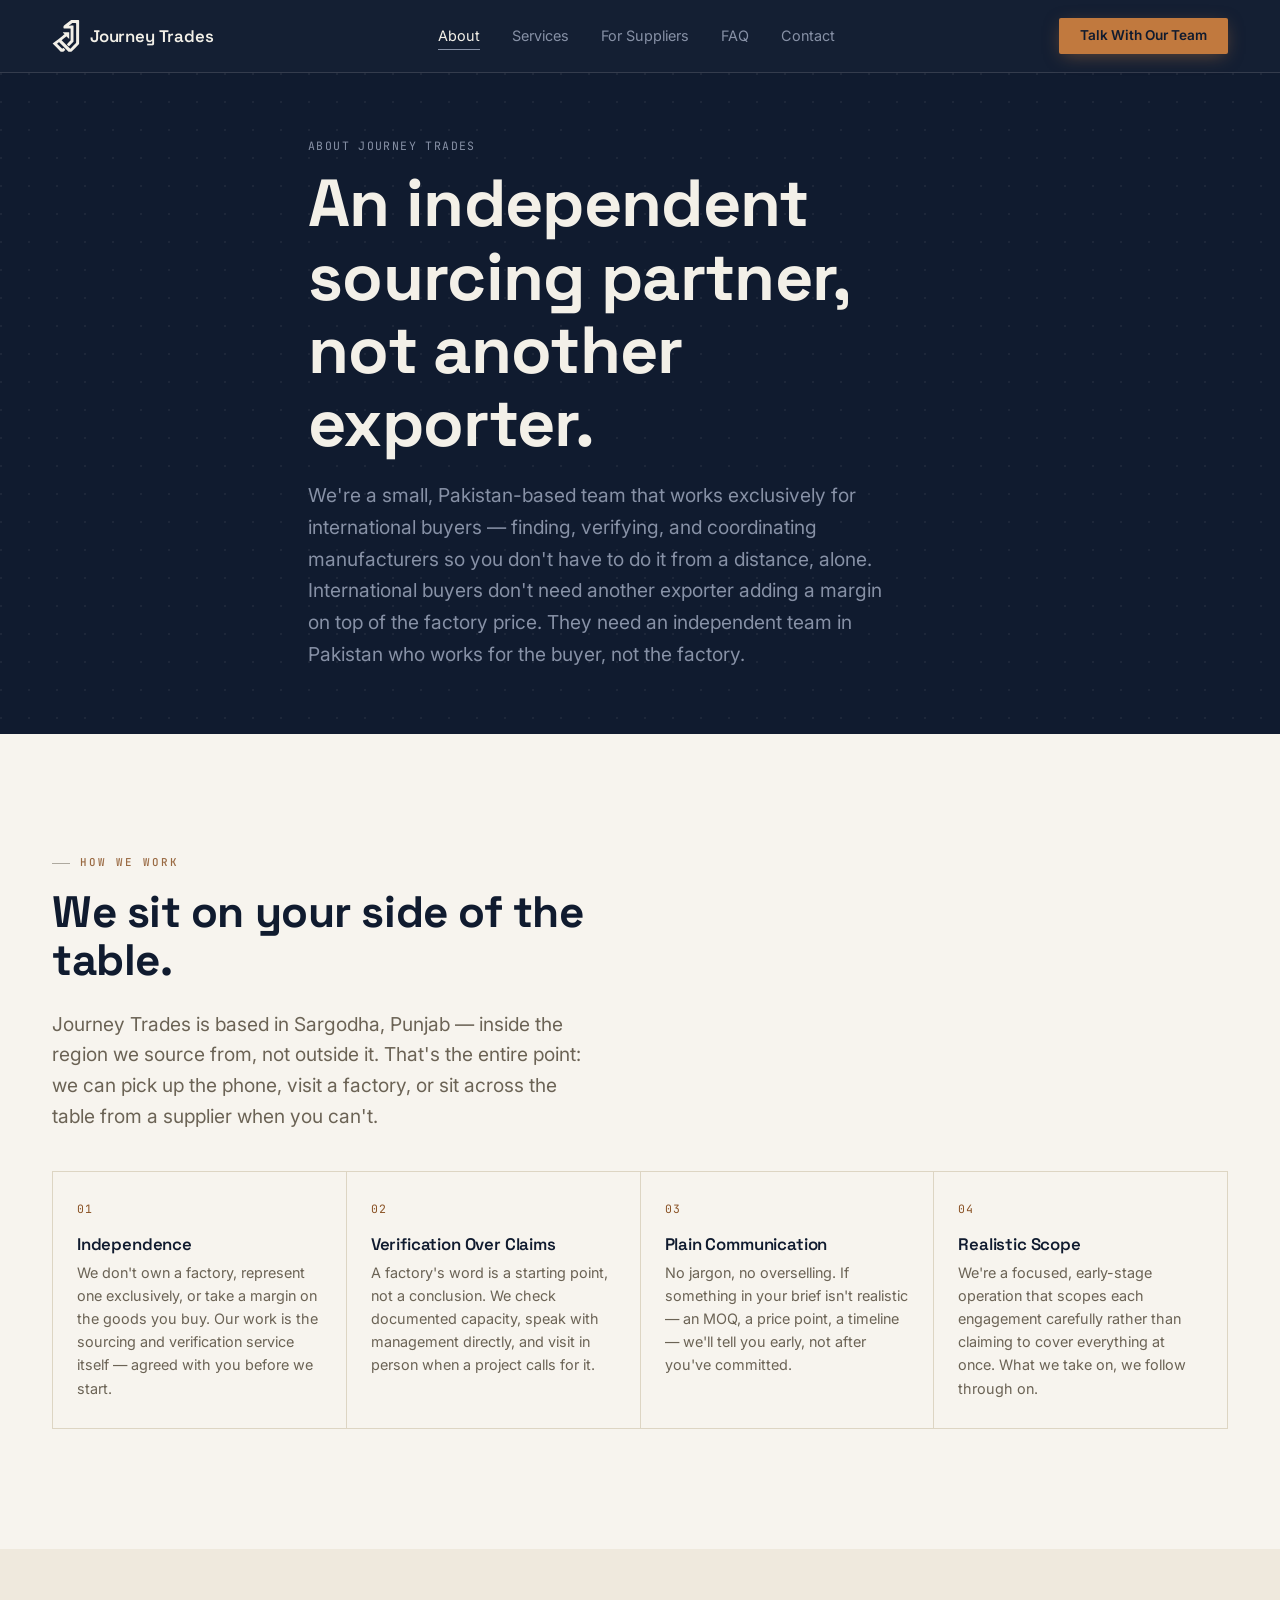
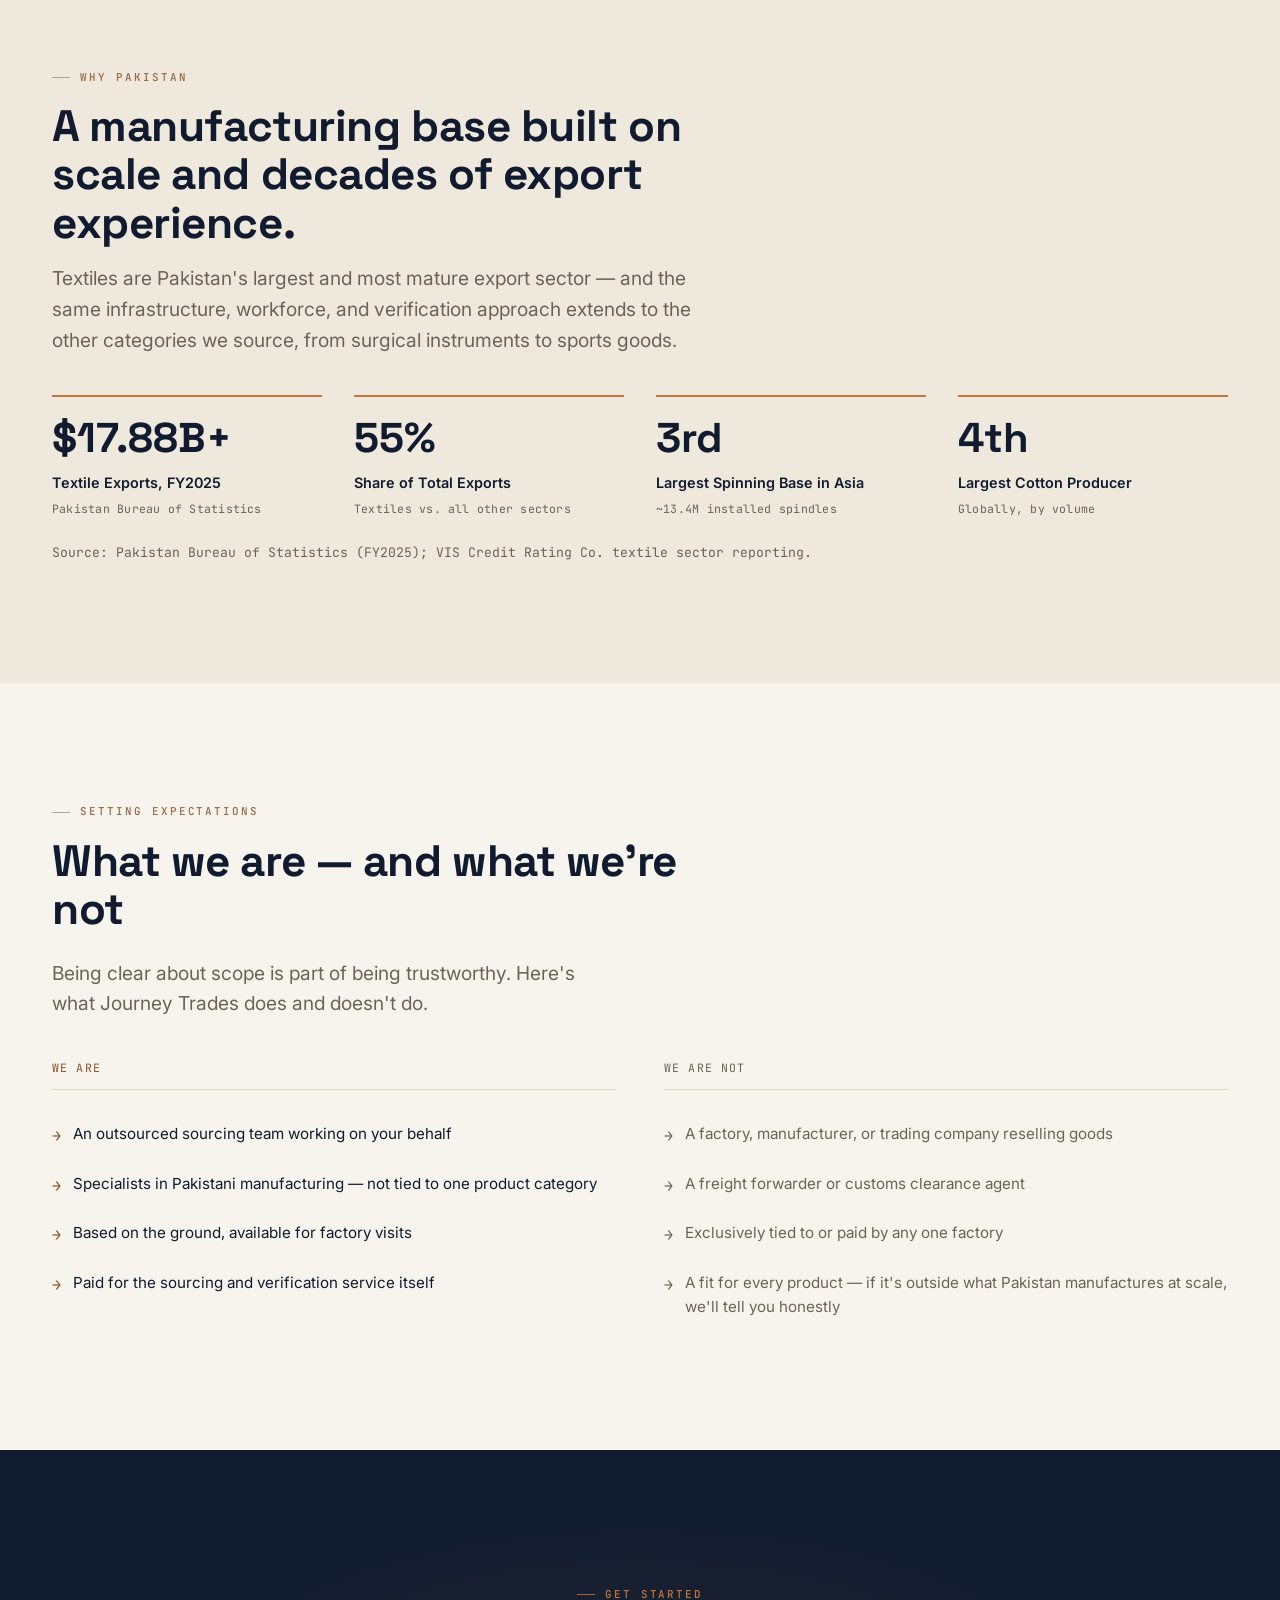
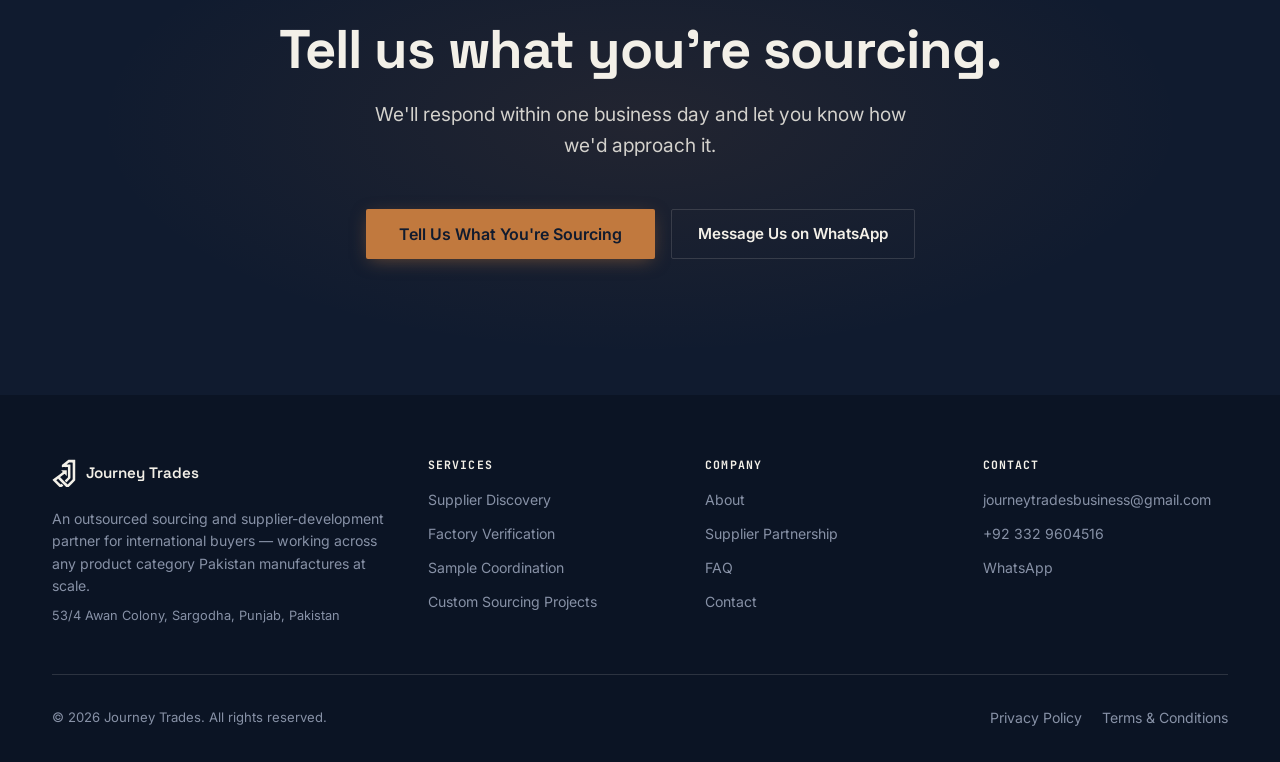
<file: about.html>
<!DOCTYPE html>
<html lang="en">
<head>
<meta charset="UTF-8">
<meta name="viewport" content="width=device-width, initial-scale=1.0">
<title>About Journey Trades — Independent Sourcing Partner in Pakistan</title>
<meta name="description" content="Journey Trades is a Pakistan-based, independent sourcing and verification team working exclusively for international buyers — not another exporter.">
<link rel="preconnect" href="https://fonts.googleapis.com">
<link rel="preconnect" href="https://fonts.gstatic.com" crossorigin>
<link href="https://fonts.googleapis.com/css2?family=Space+Grotesk:wght@500;600;700&family=Inter:wght@400;500;600;700&family=JetBrains+Mono:wght@500;600&display=swap" rel="stylesheet">
<link rel="stylesheet" href="css/style.css">
</head>
<body>

<a href="#main" class="skip-link">Skip to main content</a>

<header>
  <nav class="nav" id="site-nav" aria-label="Main navigation">
    <div class="container nav__inner">
      <a href="/" class="nav__brand" aria-label="Journey Trades — Home">
        <span class="nav__mark" aria-hidden="true"><svg viewBox="381.33 122.94 254.98 306.00" xmlns="http://www.w3.org/2000/svg"><path fill="currentColor" d="M492.219360,255.719696 C487.970673,251.401764 483.965637,247.331940 479.997284,243.299408 C481.773834,241.290131 483.369568,241.736816 484.786346,241.733704 C500.950500,241.697998 517.115051,241.760742 533.278870,241.675629 C536.532776,241.658493 538.229919,242.593063 538.214355,246.176392 C538.138489,263.673279 538.195129,281.170685 538.187622,298.667908 C538.187256,299.475739 538.202148,300.349670 537.248962,300.984955 C535.290833,301.412384 534.532166,299.639404 533.427429,298.526733 C528.144592,293.205994 522.882629,287.864319 517.635010,282.508728 C516.017578,280.857971 514.525269,279.582428 512.106262,281.442688 C497.848846,292.407104 483.533447,303.296173 469.249542,314.226257 C469.011902,314.408142 468.924530,314.786438 468.872314,314.881500 C494.978088,340.527435 521.039734,366.130005 547.777771,392.397064 C550.860657,389.139160 555.244202,384.400482 559.742493,379.773346 C572.284668,366.872040 584.827454,353.970581 597.484985,341.183014 C600.006348,338.635864 601.158508,335.977844 601.152100,332.351929 C601.053955,276.360565 601.016846,220.368958 601.138489,164.377777 C601.148865,159.608215 599.744385,157.890137 594.889404,158.078583 C586.236511,158.414490 577.562073,158.185883 568.896851,158.221893 C567.082275,158.229431 565.195679,157.996155 563.598877,159.205017 C554.478271,166.109589 545.360718,173.018188 536.156189,179.990524 C537.889099,181.886978 539.625610,181.592804 541.217590,181.585632 C551.380310,181.539932 561.548218,181.598801 571.702759,181.267838 C575.767700,181.135345 577.372253,182.289490 577.363159,186.539581 C577.265991,232.199249 577.288330,277.859222 577.348022,323.519012 C577.351562,326.256561 576.355835,328.283813 574.530151,330.162781 C562.570923,342.470795 550.576233,354.745850 538.759583,367.189697 C536.109314,369.980621 534.418335,369.785675 531.954956,367.059418 C528.161133,362.860901 524.103699,358.885468 519.976135,355.009216 C517.406128,352.595734 517.024597,350.875061 519.827148,348.115173 C529.203430,338.881683 538.237244,329.301453 547.532532,319.984039 C549.837402,317.673645 550.729797,315.225372 550.720886,311.995819 C550.630432,279.167633 550.588562,246.338837 550.731201,213.511063 C550.749634,209.265808 549.271851,208.119171 545.238403,208.156525 C527.575867,208.320053 509.909210,208.088135 492.248108,208.314621 C487.396088,208.376831 485.508484,207.134674 485.556122,201.903229 C485.714783,184.478241 485.535400,184.493973 499.542938,173.908081 C517.348938,160.451614 535.152893,146.992111 552.895752,133.452637 C555.155579,131.728149 557.503235,130.980072 560.276611,130.983826 C581.106812,131.011978 601.937317,131.055344 622.766968,130.943924 C626.807556,130.922302 628.318054,132.323074 628.312683,136.488327 C628.223572,205.811172 628.248474,275.134186 628.276550,344.457153 C628.277588,346.911621 627.695251,348.962250 625.915466,350.777222 C604.217590,372.904419 582.559082,395.070221 560.886902,417.222687 C560.538513,417.578796 560.169983,417.923492 559.772217,418.221985 C554.971069,421.824646 533.644470,420.338440 529.401917,416.060669 C503.236969,389.678223 477.083954,363.283936 450.935394,336.885254 C445.846863,331.748047 445.846344,331.707733 440.229309,335.979370 C436.121277,339.103455 432.063232,342.293457 428.000671,345.476746 C427.767517,345.659454 427.695007,346.047119 427.432037,346.569000 C443.109436,361.708893 458.841797,376.901855 474.966919,392.474121 C476.721710,391.483978 478.832550,388.628113 481.294250,386.196716 C483.282410,384.233093 484.864899,384.271484 486.775757,386.243256 C491.181244,390.789246 495.623444,395.303986 500.180634,399.696655 C502.305176,401.744446 502.652954,403.499542 500.231781,405.450317 C499.845337,405.761688 499.527985,406.159149 499.180969,406.518982 C485.274841,420.939636 485.276093,420.915375 465.383636,419.879028 C462.577545,419.732819 460.314514,418.886597 458.288696,416.833862 C435.349701,393.589966 412.379608,370.376526 389.334137,347.238281 C386.774902,344.668762 386.963837,343.059631 389.784821,340.916809 C418.702850,318.951202 447.563599,296.910217 476.432800,274.880371 C482.764526,270.048645 489.066345,265.177734 495.222076,260.447754 C495.000000,258.157471 493.479034,257.229156 492.219360,255.719696 z"/></svg></span>
        <span class="nav__wordmark">Journey Trades</span>
      </a>
      <ul class="nav__links" role="list">
        <li><a href="/about" class="nav__link" aria-current="page">About</a></li>
        <li><a href="/services" class="nav__link">Services</a></li>
        <li><a href="/suppliers" class="nav__link">For Suppliers</a></li>
        <li><a href="/faq" class="nav__link">FAQ</a></li>
        <li><a href="/contact" class="nav__link">Contact</a></li>
      </ul>
      <div class="nav__actions">
        <a href="/contact" class="btn btn--copper nav__cta">Talk With Our Team</a>
        <button class="nav__toggle" id="menu-toggle" aria-expanded="false" aria-controls="mobile-menu" aria-label="Open navigation menu">
          <span class="nav__toggle-bar"></span><span class="nav__toggle-bar"></span><span class="nav__toggle-bar"></span>
        </button>
      </div>
    </div>
    </nav>
    <div class="nav__mobile" id="mobile-menu" aria-hidden="true">
      <ul class="nav__mobile-links" role="list">
        <li><a href="/about" class="nav__mobile-link" aria-current="page">About</a></li>
        <li><a href="/services" class="nav__mobile-link">Services</a></li>
        <li><a href="/suppliers" class="nav__mobile-link">For Suppliers</a></li>
        <li><a href="/faq" class="nav__mobile-link">FAQ</a></li>
        <li><a href="/contact" class="nav__mobile-link">Contact</a></li>
      </ul>
      <a href="/contact" class="btn btn--copper nav__mobile-cta">Talk With Our Team</a>
    </div>
</header>

<main id="main">

  <!-- PAGE HEADER -->
  <section class="page-header">
    <div class="container page-header__inner">
      <div class="page-header__kicker">About Journey Trades</div>
      <h1 class="page-header__title">An independent sourcing partner, not another exporter.</h1>
      <p class="page-header__lead">We're a small, Pakistan-based team that works exclusively for international buyers — finding, verifying, and coordinating manufacturers so you don't have to do it from a distance, alone. International buyers don't need another exporter adding a margin on top of the factory price. They need an independent team in Pakistan who works for the buyer, not the factory.</p>
    </div>
  </section>

  <!-- HOW WE WORK -->
  <section class="section">
    <div class="container">
      <div class="fade-up" style="max-width:40rem; margin-bottom:var(--space-40);">
        <div class="eyebrow eyebrow--dark">How we work</div>
        <h2 class="challenge__title">We sit on your side of the table.</h2>
        <p class="challenge__body" style="margin-top:var(--space-16);">Journey Trades is based in Sargodha, Punjab — inside the region we source from, not outside it. That's the entire point: we can pick up the phone, visit a factory, or sit across the table from a supplier when you can't.</p>
      </div>
      <div class="value-grid">
        <div class="value-card fade-up"><span class="value-card__num">01</span><h3 class="value-card__name">Independence</h3><p class="value-card__desc">We don't own a factory, represent one exclusively, or take a margin on the goods you buy. Our work is the sourcing and verification service itself — agreed with you before we start.</p></div>
        <div class="value-card fade-up" style="transition-delay:60ms"><span class="value-card__num">02</span><h3 class="value-card__name">Verification Over Claims</h3><p class="value-card__desc">A factory's word is a starting point, not a conclusion. We check documented capacity, speak with management directly, and visit in person when a project calls for it.</p></div>
        <div class="value-card fade-up" style="transition-delay:120ms"><span class="value-card__num">03</span><h3 class="value-card__name">Plain Communication</h3><p class="value-card__desc">No jargon, no overselling. If something in your brief isn't realistic — an MOQ, a price point, a timeline — we'll tell you early, not after you've committed.</p></div>
        <div class="value-card fade-up" style="transition-delay:180ms"><span class="value-card__num">04</span><h3 class="value-card__name">Realistic Scope</h3><p class="value-card__desc">We're a focused, early-stage operation that scopes each engagement carefully rather than claiming to cover everything at once. What we take on, we follow through on.</p></div>
      </div>
    </div>
  </section>

  <!-- WHY PAKISTAN -->
  <section class="section markets">
    <div class="container">
      <div class="fade-up" style="max-width:40rem;">
        <div class="eyebrow eyebrow--dark">Why Pakistan</div>
        <h2 class="markets__title">A manufacturing base built on scale and decades of export experience.</h2>
        <p class="markets__sub">Textiles are Pakistan's largest and most mature export sector — and the same infrastructure, workforce, and verification approach extends to the other categories we source, from surgical instruments to sports goods.</p>
      </div>
      <div class="stats-grid">
        <div class="stat fade-up"><div class="stat__value">$17.88B+</div><div class="stat__label">Textile Exports, FY2025</div><div class="stat__source">Pakistan Bureau of Statistics</div></div>
        <div class="stat fade-up" style="transition-delay:60ms"><div class="stat__value">55%</div><div class="stat__label">Share of Total Exports</div><div class="stat__source">Textiles vs. all other sectors</div></div>
        <div class="stat fade-up" style="transition-delay:120ms"><div class="stat__value">3rd</div><div class="stat__label">Largest Spinning Base in Asia</div><div class="stat__source">~13.4M installed spindles</div></div>
        <div class="stat fade-up" style="transition-delay:180ms"><div class="stat__value">4th</div><div class="stat__label">Largest Cotton Producer</div><div class="stat__source">Globally, by volume</div></div>
      </div>
      <p class="stats-note">Source: Pakistan Bureau of Statistics (FY2025); VIS Credit Rating Co. textile sector reporting.</p>
    </div>
  </section>

  <!-- SETTING EXPECTATIONS -->
  <section class="section">
    <div class="container">
      <div class="fade-up" style="max-width:40rem;">
        <div class="eyebrow eyebrow--dark">Setting expectations</div>
        <h2 class="challenge__title">What we are — and what we're not</h2>
        <p class="challenge__body" style="margin-top:var(--space-16);">Being clear about scope is part of being trustworthy. Here's what Journey Trades does and doesn't do.</p>
      </div>
      <div class="scope-grid">
        <div class="scope-col scope-col--yes fade-up">
          <div class="scope-col__title">We are</div>
          <div class="scope-item"><span class="scope-item__mark">&#8594;</span><span>An outsourced sourcing team working on your behalf</span></div>
          <div class="scope-item"><span class="scope-item__mark">&#8594;</span><span>Specialists in Pakistani manufacturing — not tied to one product category</span></div>
          <div class="scope-item"><span class="scope-item__mark">&#8594;</span><span>Based on the ground, available for factory visits</span></div>
          <div class="scope-item"><span class="scope-item__mark">&#8594;</span><span>Paid for the sourcing and verification service itself</span></div>
        </div>
        <div class="scope-col scope-col--no fade-up" style="transition-delay:80ms">
          <div class="scope-col__title">We are not</div>
          <div class="scope-item"><span class="scope-item__mark">&#8594;</span><span>A factory, manufacturer, or trading company reselling goods</span></div>
          <div class="scope-item"><span class="scope-item__mark">&#8594;</span><span>A freight forwarder or customs clearance agent</span></div>
          <div class="scope-item"><span class="scope-item__mark">&#8594;</span><span>Exclusively tied to or paid by any one factory</span></div>
          <div class="scope-item"><span class="scope-item__mark">&#8594;</span><span>A fit for every product — if it's outside what Pakistan manufactures at scale, we'll tell you honestly</span></div>
        </div>
      </div>
    </div>
  </section>

  <!-- CTA -->
  <section class="section cta">
    <div class="container fade-up">
      <div class="eyebrow" style="justify-content:center;">Get started</div>
      <h2 class="cta__title">Tell us what you're sourcing.</h2>
      <p class="cta__sub">We'll respond within one business day and let you know how we'd approach it.</p>
      <div class="cta__actions">
        <a href="/contact" class="btn btn--copper">Tell Us What You're Sourcing</a>
        <a href="https://wa.me/923329604516" class="btn btn--outline-light" target="_blank" rel="noopener">Message Us on WhatsApp</a>
      </div>
    </div>
  </section>

</main>

<footer class="footer">
  <div class="container">
    <div class="footer__inner">
      <div>
        <a href="/" class="footer__mark">
          <span class="footer__mark-icon"><svg viewBox="381.33 122.94 254.98 306.00" xmlns="http://www.w3.org/2000/svg"><path fill="currentColor" d="M492.219360,255.719696 C487.970673,251.401764 483.965637,247.331940 479.997284,243.299408 C481.773834,241.290131 483.369568,241.736816 484.786346,241.733704 C500.950500,241.697998 517.115051,241.760742 533.278870,241.675629 C536.532776,241.658493 538.229919,242.593063 538.214355,246.176392 C538.138489,263.673279 538.195129,281.170685 538.187622,298.667908 C538.187256,299.475739 538.202148,300.349670 537.248962,300.984955 C535.290833,301.412384 534.532166,299.639404 533.427429,298.526733 C528.144592,293.205994 522.882629,287.864319 517.635010,282.508728 C516.017578,280.857971 514.525269,279.582428 512.106262,281.442688 C497.848846,292.407104 483.533447,303.296173 469.249542,314.226257 C469.011902,314.408142 468.924530,314.786438 468.872314,314.881500 C494.978088,340.527435 521.039734,366.130005 547.777771,392.397064 C550.860657,389.139160 555.244202,384.400482 559.742493,379.773346 C572.284668,366.872040 584.827454,353.970581 597.484985,341.183014 C600.006348,338.635864 601.158508,335.977844 601.152100,332.351929 C601.053955,276.360565 601.016846,220.368958 601.138489,164.377777 C601.148865,159.608215 599.744385,157.890137 594.889404,158.078583 C586.236511,158.414490 577.562073,158.185883 568.896851,158.221893 C567.082275,158.229431 565.195679,157.996155 563.598877,159.205017 C554.478271,166.109589 545.360718,173.018188 536.156189,179.990524 C537.889099,181.886978 539.625610,181.592804 541.217590,181.585632 C551.380310,181.539932 561.548218,181.598801 571.702759,181.267838 C575.767700,181.135345 577.372253,182.289490 577.363159,186.539581 C577.265991,232.199249 577.288330,277.859222 577.348022,323.519012 C577.351562,326.256561 576.355835,328.283813 574.530151,330.162781 C562.570923,342.470795 550.576233,354.745850 538.759583,367.189697 C536.109314,369.980621 534.418335,369.785675 531.954956,367.059418 C528.161133,362.860901 524.103699,358.885468 519.976135,355.009216 C517.406128,352.595734 517.024597,350.875061 519.827148,348.115173 C529.203430,338.881683 538.237244,329.301453 547.532532,319.984039 C549.837402,317.673645 550.729797,315.225372 550.720886,311.995819 C550.630432,279.167633 550.588562,246.338837 550.731201,213.511063 C550.749634,209.265808 549.271851,208.119171 545.238403,208.156525 C527.575867,208.320053 509.909210,208.088135 492.248108,208.314621 C487.396088,208.376831 485.508484,207.134674 485.556122,201.903229 C485.714783,184.478241 485.535400,184.493973 499.542938,173.908081 C517.348938,160.451614 535.152893,146.992111 552.895752,133.452637 C555.155579,131.728149 557.503235,130.980072 560.276611,130.983826 C581.106812,131.011978 601.937317,131.055344 622.766968,130.943924 C626.807556,130.922302 628.318054,132.323074 628.312683,136.488327 C628.223572,205.811172 628.248474,275.134186 628.276550,344.457153 C628.277588,346.911621 627.695251,348.962250 625.915466,350.777222 C604.217590,372.904419 582.559082,395.070221 560.886902,417.222687 C560.538513,417.578796 560.169983,417.923492 559.772217,418.221985 C554.971069,421.824646 533.644470,420.338440 529.401917,416.060669 C503.236969,389.678223 477.083954,363.283936 450.935394,336.885254 C445.846863,331.748047 445.846344,331.707733 440.229309,335.979370 C436.121277,339.103455 432.063232,342.293457 428.000671,345.476746 C427.767517,345.659454 427.695007,346.047119 427.432037,346.569000 C443.109436,361.708893 458.841797,376.901855 474.966919,392.474121 C476.721710,391.483978 478.832550,388.628113 481.294250,386.196716 C483.282410,384.233093 484.864899,384.271484 486.775757,386.243256 C491.181244,390.789246 495.623444,395.303986 500.180634,399.696655 C502.305176,401.744446 502.652954,403.499542 500.231781,405.450317 C499.845337,405.761688 499.527985,406.159149 499.180969,406.518982 C485.274841,420.939636 485.276093,420.915375 465.383636,419.879028 C462.577545,419.732819 460.314514,418.886597 458.288696,416.833862 C435.349701,393.589966 412.379608,370.376526 389.334137,347.238281 C386.774902,344.668762 386.963837,343.059631 389.784821,340.916809 C418.702850,318.951202 447.563599,296.910217 476.432800,274.880371 C482.764526,270.048645 489.066345,265.177734 495.222076,260.447754 C495.000000,258.157471 493.479034,257.229156 492.219360,255.719696 z"/></svg></span>
          <span class="footer__wordmark">Journey Trades</span>
        </a>
        <p class="footer__tagline">An outsourced sourcing and supplier-development partner for international buyers — working across any product category Pakistan manufactures at scale.</p>
        <p class="footer__tagline" style="margin-top:8px; font-size:0.8rem;">53/4 Awan Colony, Sargodha, Punjab, Pakistan</p>
      </div>
      <nav class="footer__col" aria-label="Services">
        <h3 class="footer__col-title">Services</h3>
        <ul class="footer__links" role="list">
          <li><a href="/services" class="footer__link">Supplier Discovery</a></li>
          <li><a href="/services" class="footer__link">Factory Verification</a></li>
          <li><a href="/services" class="footer__link">Sample Coordination</a></li>
          <li><a href="/services" class="footer__link">Custom Sourcing Projects</a></li>
        </ul>
      </nav>
      <nav class="footer__col" aria-label="Company">
        <h3 class="footer__col-title">Company</h3>
        <ul class="footer__links" role="list">
          <li><a href="/about" class="footer__link">About</a></li>
          <li><a href="/suppliers" class="footer__link">Supplier Partnership</a></li>
          <li><a href="/faq" class="footer__link">FAQ</a></li>
          <li><a href="/contact" class="footer__link">Contact</a></li>
        </ul>
      </nav>
      <div class="footer__col">
        <h3 class="footer__col-title">Contact</h3>
        <ul class="footer__links" role="list">
          <li><a href="mailto:journeytradesbusiness@gmail.com" class="footer__link">journeytradesbusiness@gmail.com</a></li>
          <li><a href="tel:+923329604516" class="footer__link">+92 332 9604516</a></li>
          <li><a href="https://wa.me/923329604516" class="footer__link" target="_blank" rel="noopener">WhatsApp</a></li>
        </ul>
      </div>
    </div>
    <hr class="footer__divider">
    <div class="footer__bottom">
      <p>&copy; <span id="footer-year">2026</span> Journey Trades. All rights reserved.</p>
      <nav class="footer__legal-links" aria-label="Legal">
        <a href="/privacy" class="footer__link">Privacy Policy</a>
        <a href="/terms" class="footer__link">Terms &amp; Conditions</a>
      </nav>
    </div>
  </div>
</footer>

<script src="js/main.js"></script>
</body>
</html>
</file>
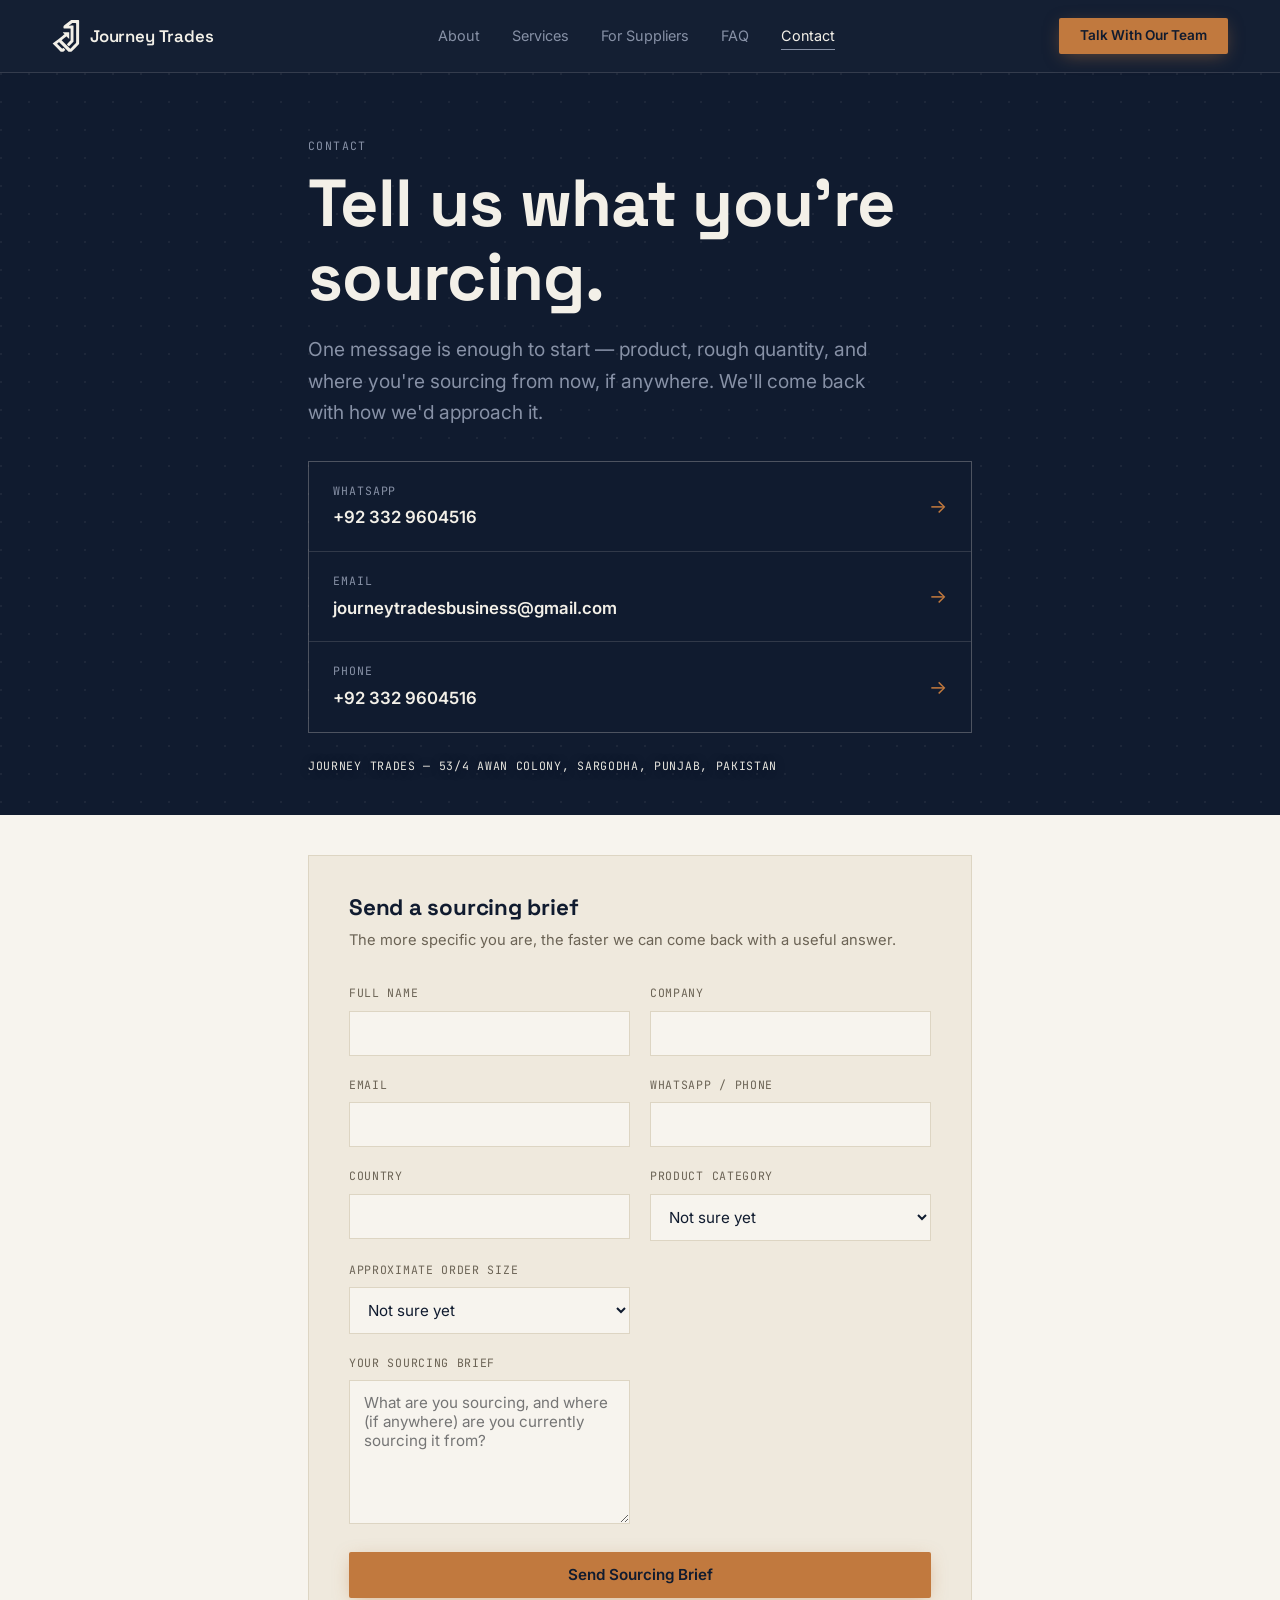
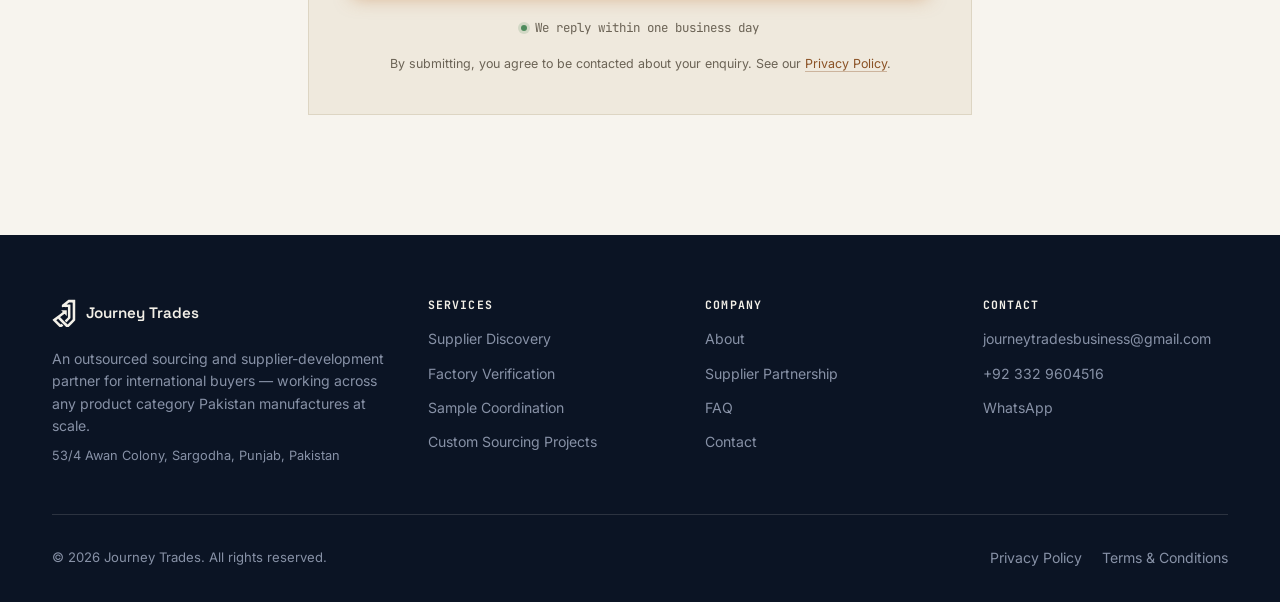
<file: contact.html>
<!DOCTYPE html>
<html lang="en">
<head>
<meta charset="UTF-8">
<meta name="viewport" content="width=device-width, initial-scale=1.0">
<title>Contact — Journey Trades</title>
<meta name="description" content="Send Journey Trades a sourcing brief — product, quantity, and where you're sourcing from now. We reply within one business day.">
<link rel="preconnect" href="https://fonts.googleapis.com">
<link rel="preconnect" href="https://fonts.gstatic.com" crossorigin>
<link href="https://fonts.googleapis.com/css2?family=Space+Grotesk:wght@500;600;700&family=Inter:wght@400;500;600;700&family=JetBrains+Mono:wght@500;600&display=swap" rel="stylesheet">
<link rel="stylesheet" href="css/style.css">
</head>
<body>

<a href="#main" class="skip-link">Skip to main content</a>

<header>
  <nav class="nav" id="site-nav" aria-label="Main navigation">
    <div class="container nav__inner">
      <a href="/" class="nav__brand" aria-label="Journey Trades — Home">
        <span class="nav__mark" aria-hidden="true"><svg viewBox="381.33 122.94 254.98 306.00" xmlns="http://www.w3.org/2000/svg"><path fill="currentColor" d="M492.219360,255.719696 C487.970673,251.401764 483.965637,247.331940 479.997284,243.299408 C481.773834,241.290131 483.369568,241.736816 484.786346,241.733704 C500.950500,241.697998 517.115051,241.760742 533.278870,241.675629 C536.532776,241.658493 538.229919,242.593063 538.214355,246.176392 C538.138489,263.673279 538.195129,281.170685 538.187622,298.667908 C538.187256,299.475739 538.202148,300.349670 537.248962,300.984955 C535.290833,301.412384 534.532166,299.639404 533.427429,298.526733 C528.144592,293.205994 522.882629,287.864319 517.635010,282.508728 C516.017578,280.857971 514.525269,279.582428 512.106262,281.442688 C497.848846,292.407104 483.533447,303.296173 469.249542,314.226257 C469.011902,314.408142 468.924530,314.786438 468.872314,314.881500 C494.978088,340.527435 521.039734,366.130005 547.777771,392.397064 C550.860657,389.139160 555.244202,384.400482 559.742493,379.773346 C572.284668,366.872040 584.827454,353.970581 597.484985,341.183014 C600.006348,338.635864 601.158508,335.977844 601.152100,332.351929 C601.053955,276.360565 601.016846,220.368958 601.138489,164.377777 C601.148865,159.608215 599.744385,157.890137 594.889404,158.078583 C586.236511,158.414490 577.562073,158.185883 568.896851,158.221893 C567.082275,158.229431 565.195679,157.996155 563.598877,159.205017 C554.478271,166.109589 545.360718,173.018188 536.156189,179.990524 C537.889099,181.886978 539.625610,181.592804 541.217590,181.585632 C551.380310,181.539932 561.548218,181.598801 571.702759,181.267838 C575.767700,181.135345 577.372253,182.289490 577.363159,186.539581 C577.265991,232.199249 577.288330,277.859222 577.348022,323.519012 C577.351562,326.256561 576.355835,328.283813 574.530151,330.162781 C562.570923,342.470795 550.576233,354.745850 538.759583,367.189697 C536.109314,369.980621 534.418335,369.785675 531.954956,367.059418 C528.161133,362.860901 524.103699,358.885468 519.976135,355.009216 C517.406128,352.595734 517.024597,350.875061 519.827148,348.115173 C529.203430,338.881683 538.237244,329.301453 547.532532,319.984039 C549.837402,317.673645 550.729797,315.225372 550.720886,311.995819 C550.630432,279.167633 550.588562,246.338837 550.731201,213.511063 C550.749634,209.265808 549.271851,208.119171 545.238403,208.156525 C527.575867,208.320053 509.909210,208.088135 492.248108,208.314621 C487.396088,208.376831 485.508484,207.134674 485.556122,201.903229 C485.714783,184.478241 485.535400,184.493973 499.542938,173.908081 C517.348938,160.451614 535.152893,146.992111 552.895752,133.452637 C555.155579,131.728149 557.503235,130.980072 560.276611,130.983826 C581.106812,131.011978 601.937317,131.055344 622.766968,130.943924 C626.807556,130.922302 628.318054,132.323074 628.312683,136.488327 C628.223572,205.811172 628.248474,275.134186 628.276550,344.457153 C628.277588,346.911621 627.695251,348.962250 625.915466,350.777222 C604.217590,372.904419 582.559082,395.070221 560.886902,417.222687 C560.538513,417.578796 560.169983,417.923492 559.772217,418.221985 C554.971069,421.824646 533.644470,420.338440 529.401917,416.060669 C503.236969,389.678223 477.083954,363.283936 450.935394,336.885254 C445.846863,331.748047 445.846344,331.707733 440.229309,335.979370 C436.121277,339.103455 432.063232,342.293457 428.000671,345.476746 C427.767517,345.659454 427.695007,346.047119 427.432037,346.569000 C443.109436,361.708893 458.841797,376.901855 474.966919,392.474121 C476.721710,391.483978 478.832550,388.628113 481.294250,386.196716 C483.282410,384.233093 484.864899,384.271484 486.775757,386.243256 C491.181244,390.789246 495.623444,395.303986 500.180634,399.696655 C502.305176,401.744446 502.652954,403.499542 500.231781,405.450317 C499.845337,405.761688 499.527985,406.159149 499.180969,406.518982 C485.274841,420.939636 485.276093,420.915375 465.383636,419.879028 C462.577545,419.732819 460.314514,418.886597 458.288696,416.833862 C435.349701,393.589966 412.379608,370.376526 389.334137,347.238281 C386.774902,344.668762 386.963837,343.059631 389.784821,340.916809 C418.702850,318.951202 447.563599,296.910217 476.432800,274.880371 C482.764526,270.048645 489.066345,265.177734 495.222076,260.447754 C495.000000,258.157471 493.479034,257.229156 492.219360,255.719696 z"/></svg></span>
        <span class="nav__wordmark">Journey Trades</span>
      </a>
      <ul class="nav__links" role="list">
        <li><a href="/about" class="nav__link">About</a></li>
        <li><a href="/services" class="nav__link">Services</a></li>
        <li><a href="/suppliers" class="nav__link">For Suppliers</a></li>
        <li><a href="/faq" class="nav__link">FAQ</a></li>
        <li><a href="/contact" class="nav__link" aria-current="page">Contact</a></li>
      </ul>
      <div class="nav__actions">
        <a href="/contact" class="btn btn--copper nav__cta">Talk With Our Team</a>
        <button class="nav__toggle" id="menu-toggle" aria-expanded="false" aria-controls="mobile-menu" aria-label="Open navigation menu">
          <span class="nav__toggle-bar"></span><span class="nav__toggle-bar"></span><span class="nav__toggle-bar"></span>
        </button>
      </div>
    </div>
    </nav>
    <div class="nav__mobile" id="mobile-menu" aria-hidden="true">
      <ul class="nav__mobile-links" role="list">
        <li><a href="/about" class="nav__mobile-link">About</a></li>
        <li><a href="/services" class="nav__mobile-link">Services</a></li>
        <li><a href="/suppliers" class="nav__mobile-link">For Suppliers</a></li>
        <li><a href="/faq" class="nav__mobile-link">FAQ</a></li>
        <li><a href="/contact" class="nav__mobile-link" aria-current="page">Contact</a></li>
      </ul>
      <a href="/contact" class="btn btn--copper nav__mobile-cta">Talk With Our Team</a>
    </div>
</header>

<main id="main">

  <!-- PAGE HEADER -->
  <section class="page-header" style="padding-bottom:var(--space-40);">
    <div class="container page-header__inner">
      <div class="page-header__kicker">Contact</div>
      <h1 class="page-header__title">Tell us what you're sourcing.</h1>
      <p class="page-header__lead">One message is enough to start — product, rough quantity, and where you're sourcing from now, if anywhere. We'll come back with how we'd approach it.</p>
      <div class="channels">
        <a href="https://wa.me/923329604516" class="channel fade-up" target="_blank" rel="noopener">
          <div><div class="channel__label">WhatsApp</div><div class="channel__value">+92 332 9604516</div></div>
          <span class="channel__arrow">&#8594;</span>
        </a>
        <a href="mailto:journeytradesbusiness@gmail.com" class="channel fade-up" style="transition-delay:60ms">
          <div><div class="channel__label">Email</div><div class="channel__value">journeytradesbusiness@gmail.com</div></div>
          <span class="channel__arrow">&#8594;</span>
        </a>
        <a href="tel:+923329604516" class="channel fade-up" style="transition-delay:120ms">
          <div><div class="channel__label">Phone</div><div class="channel__value">+92 332 9604516</div></div>
          <span class="channel__arrow">&#8594;</span>
        </a>
      </div>
      <p class="hero__trust-item" style="margin-top:var(--space-24); display:block;">Journey Trades &mdash; 53/4 Awan Colony, Sargodha, Punjab, Pakistan</p>
    </div>
  </section>

  <!-- FORM -->
  <section class="section" style="padding-top:var(--space-40);">
    <div class="container" style="max-width:44rem;">
      <div class="form-panel fade-up">
        <form class="contact-form" action="https://formsubmit.co/journeytradesbusiness@gmail.com" method="POST">
          <h2 class="contact-form__title">Send a sourcing brief</h2>
          <p class="contact-form__sub">The more specific you are, the faster we can come back with a useful answer.</p>

          <input type="hidden" name="_subject" value="New Sourcing Brief — Journey Trades">
          <input type="hidden" name="_template" value="table">
          <input type="hidden" name="_captcha" value="false">
          <input type="hidden" name="_next" value="https://journeytrades.com/contact?sent=1">
          <input type="text" name="_honey" class="form-honeypot" tabindex="-1" autocomplete="off">

          <div class="form-row form-row--2">
            <div class="form-field">
              <label class="form-label" for="name">Full Name</label>
              <input class="form-input" type="text" id="name" name="Name" required autocomplete="name">
            </div>
            <div class="form-field">
              <label class="form-label" for="company">Company</label>
              <input class="form-input" type="text" id="company" name="Company" autocomplete="organization">
            </div>
          </div>

          <div class="form-row form-row--2">
            <div class="form-field">
              <label class="form-label" for="email">Email</label>
              <input class="form-input" type="email" id="email" name="Email" required autocomplete="email">
            </div>
            <div class="form-field">
              <label class="form-label" for="whatsapp">WhatsApp / Phone</label>
              <input class="form-input" type="tel" id="whatsapp" name="WhatsApp or Phone" autocomplete="tel">
            </div>
          </div>

          <div class="form-row form-row--2">
            <div class="form-field">
              <label class="form-label" for="country">Country</label>
              <input class="form-input" type="text" id="country" name="Country" autocomplete="country-name">
            </div>
            <div class="form-field">
              <label class="form-label" for="category">Product Category</label>
              <select class="form-select" id="category" name="Product Category">
                <option value="Home textiles">Home textiles (towels, bed linen, etc.)</option>
                <option value="Apparel and garments">Apparel &amp; garments</option>
                <option value="Surgical and medical instruments">Surgical &amp; medical instruments</option>
                <option value="Sports goods">Sports goods</option>
                <option value="Leather goods">Leather goods</option>
                <option value="Other Pakistani manufacturing">Other Pakistani manufacturing</option>
                <option value="Not sure yet" selected>Not sure yet</option>
              </select>
            </div>
          </div>

          <div class="form-row">
            <div class="form-field">
              <label class="form-label" for="volume">Approximate Order Size</label>
              <select class="form-select" id="volume" name="Approximate Order Size">
                <option value="Sample / trial order">Sample / trial order</option>
                <option value="Under $25,000">Under $25,000</option>
                <option value="$25,000 - $100,000">$25,000 &ndash; $100,000</option>
                <option value="$100,000 - $250,000">$100,000 &ndash; $250,000</option>
                <option value="$250,000+">$250,000+</option>
                <option value="Not sure yet" selected>Not sure yet</option>
              </select>
            </div>
          </div>

          <div class="form-row">
            <div class="form-field">
              <label class="form-label" for="message">Your Sourcing Brief</label>
              <textarea class="form-textarea" id="message" name="Sourcing Brief" required placeholder="What are you sourcing, and where (if anywhere) are you currently sourcing it from?"></textarea>
            </div>
          </div>

          <button type="submit" class="btn btn--copper form-submit">Send Sourcing Brief</button>

          <div class="form-response-time">
            <span class="form-response-time__dot" aria-hidden="true"></span>
            We reply within one business day
          </div>

          <p class="form-note">By submitting, you agree to be contacted about your enquiry. See our <a href="/privacy">Privacy Policy</a>.</p>
        </form>

        <div id="form-success" hidden>
          <h2 class="contact-form__title">Message sent.</h2>
          <p class="contact-form__sub">Your sourcing brief has been sent. We'll be in touch within one business day.</p>
          <a href="/contact" class="btn btn--outline-dark">Send Another Brief</a>
        </div>
      </div>
    </div>
  </section>

</main>

<footer class="footer">
  <div class="container">
    <div class="footer__inner">
      <div>
        <a href="/" class="footer__mark">
          <span class="footer__mark-icon"><svg viewBox="381.33 122.94 254.98 306.00" xmlns="http://www.w3.org/2000/svg"><path fill="currentColor" d="M492.219360,255.719696 C487.970673,251.401764 483.965637,247.331940 479.997284,243.299408 C481.773834,241.290131 483.369568,241.736816 484.786346,241.733704 C500.950500,241.697998 517.115051,241.760742 533.278870,241.675629 C536.532776,241.658493 538.229919,242.593063 538.214355,246.176392 C538.138489,263.673279 538.195129,281.170685 538.187622,298.667908 C538.187256,299.475739 538.202148,300.349670 537.248962,300.984955 C535.290833,301.412384 534.532166,299.639404 533.427429,298.526733 C528.144592,293.205994 522.882629,287.864319 517.635010,282.508728 C516.017578,280.857971 514.525269,279.582428 512.106262,281.442688 C497.848846,292.407104 483.533447,303.296173 469.249542,314.226257 C469.011902,314.408142 468.924530,314.786438 468.872314,314.881500 C494.978088,340.527435 521.039734,366.130005 547.777771,392.397064 C550.860657,389.139160 555.244202,384.400482 559.742493,379.773346 C572.284668,366.872040 584.827454,353.970581 597.484985,341.183014 C600.006348,338.635864 601.158508,335.977844 601.152100,332.351929 C601.053955,276.360565 601.016846,220.368958 601.138489,164.377777 C601.148865,159.608215 599.744385,157.890137 594.889404,158.078583 C586.236511,158.414490 577.562073,158.185883 568.896851,158.221893 C567.082275,158.229431 565.195679,157.996155 563.598877,159.205017 C554.478271,166.109589 545.360718,173.018188 536.156189,179.990524 C537.889099,181.886978 539.625610,181.592804 541.217590,181.585632 C551.380310,181.539932 561.548218,181.598801 571.702759,181.267838 C575.767700,181.135345 577.372253,182.289490 577.363159,186.539581 C577.265991,232.199249 577.288330,277.859222 577.348022,323.519012 C577.351562,326.256561 576.355835,328.283813 574.530151,330.162781 C562.570923,342.470795 550.576233,354.745850 538.759583,367.189697 C536.109314,369.980621 534.418335,369.785675 531.954956,367.059418 C528.161133,362.860901 524.103699,358.885468 519.976135,355.009216 C517.406128,352.595734 517.024597,350.875061 519.827148,348.115173 C529.203430,338.881683 538.237244,329.301453 547.532532,319.984039 C549.837402,317.673645 550.729797,315.225372 550.720886,311.995819 C550.630432,279.167633 550.588562,246.338837 550.731201,213.511063 C550.749634,209.265808 549.271851,208.119171 545.238403,208.156525 C527.575867,208.320053 509.909210,208.088135 492.248108,208.314621 C487.396088,208.376831 485.508484,207.134674 485.556122,201.903229 C485.714783,184.478241 485.535400,184.493973 499.542938,173.908081 C517.348938,160.451614 535.152893,146.992111 552.895752,133.452637 C555.155579,131.728149 557.503235,130.980072 560.276611,130.983826 C581.106812,131.011978 601.937317,131.055344 622.766968,130.943924 C626.807556,130.922302 628.318054,132.323074 628.312683,136.488327 C628.223572,205.811172 628.248474,275.134186 628.276550,344.457153 C628.277588,346.911621 627.695251,348.962250 625.915466,350.777222 C604.217590,372.904419 582.559082,395.070221 560.886902,417.222687 C560.538513,417.578796 560.169983,417.923492 559.772217,418.221985 C554.971069,421.824646 533.644470,420.338440 529.401917,416.060669 C503.236969,389.678223 477.083954,363.283936 450.935394,336.885254 C445.846863,331.748047 445.846344,331.707733 440.229309,335.979370 C436.121277,339.103455 432.063232,342.293457 428.000671,345.476746 C427.767517,345.659454 427.695007,346.047119 427.432037,346.569000 C443.109436,361.708893 458.841797,376.901855 474.966919,392.474121 C476.721710,391.483978 478.832550,388.628113 481.294250,386.196716 C483.282410,384.233093 484.864899,384.271484 486.775757,386.243256 C491.181244,390.789246 495.623444,395.303986 500.180634,399.696655 C502.305176,401.744446 502.652954,403.499542 500.231781,405.450317 C499.845337,405.761688 499.527985,406.159149 499.180969,406.518982 C485.274841,420.939636 485.276093,420.915375 465.383636,419.879028 C462.577545,419.732819 460.314514,418.886597 458.288696,416.833862 C435.349701,393.589966 412.379608,370.376526 389.334137,347.238281 C386.774902,344.668762 386.963837,343.059631 389.784821,340.916809 C418.702850,318.951202 447.563599,296.910217 476.432800,274.880371 C482.764526,270.048645 489.066345,265.177734 495.222076,260.447754 C495.000000,258.157471 493.479034,257.229156 492.219360,255.719696 z"/></svg></span>
          <span class="footer__wordmark">Journey Trades</span>
        </a>
        <p class="footer__tagline">An outsourced sourcing and supplier-development partner for international buyers — working across any product category Pakistan manufactures at scale.</p>
        <p class="footer__tagline" style="margin-top:8px; font-size:0.8rem;">53/4 Awan Colony, Sargodha, Punjab, Pakistan</p>
      </div>
      <nav class="footer__col" aria-label="Services">
        <h3 class="footer__col-title">Services</h3>
        <ul class="footer__links" role="list">
          <li><a href="/services" class="footer__link">Supplier Discovery</a></li>
          <li><a href="/services" class="footer__link">Factory Verification</a></li>
          <li><a href="/services" class="footer__link">Sample Coordination</a></li>
          <li><a href="/services" class="footer__link">Custom Sourcing Projects</a></li>
        </ul>
      </nav>
      <nav class="footer__col" aria-label="Company">
        <h3 class="footer__col-title">Company</h3>
        <ul class="footer__links" role="list">
          <li><a href="/about" class="footer__link">About</a></li>
          <li><a href="/suppliers" class="footer__link">Supplier Partnership</a></li>
          <li><a href="/faq" class="footer__link">FAQ</a></li>
          <li><a href="/contact" class="footer__link">Contact</a></li>
        </ul>
      </nav>
      <div class="footer__col">
        <h3 class="footer__col-title">Contact</h3>
        <ul class="footer__links" role="list">
          <li><a href="mailto:journeytradesbusiness@gmail.com" class="footer__link">journeytradesbusiness@gmail.com</a></li>
          <li><a href="tel:+923329604516" class="footer__link">+92 332 9604516</a></li>
          <li><a href="https://wa.me/923329604516" class="footer__link" target="_blank" rel="noopener">WhatsApp</a></li>
        </ul>
      </div>
    </div>
    <hr class="footer__divider">
    <div class="footer__bottom">
      <p>&copy; <span id="footer-year">2026</span> Journey Trades. All rights reserved.</p>
      <nav class="footer__legal-links" aria-label="Legal">
        <a href="/privacy" class="footer__link">Privacy Policy</a>
        <a href="/terms" class="footer__link">Terms &amp; Conditions</a>
      </nav>
    </div>
  </div>
</footer>

<script src="js/main.js"></script>
</body>
</html>
</file>
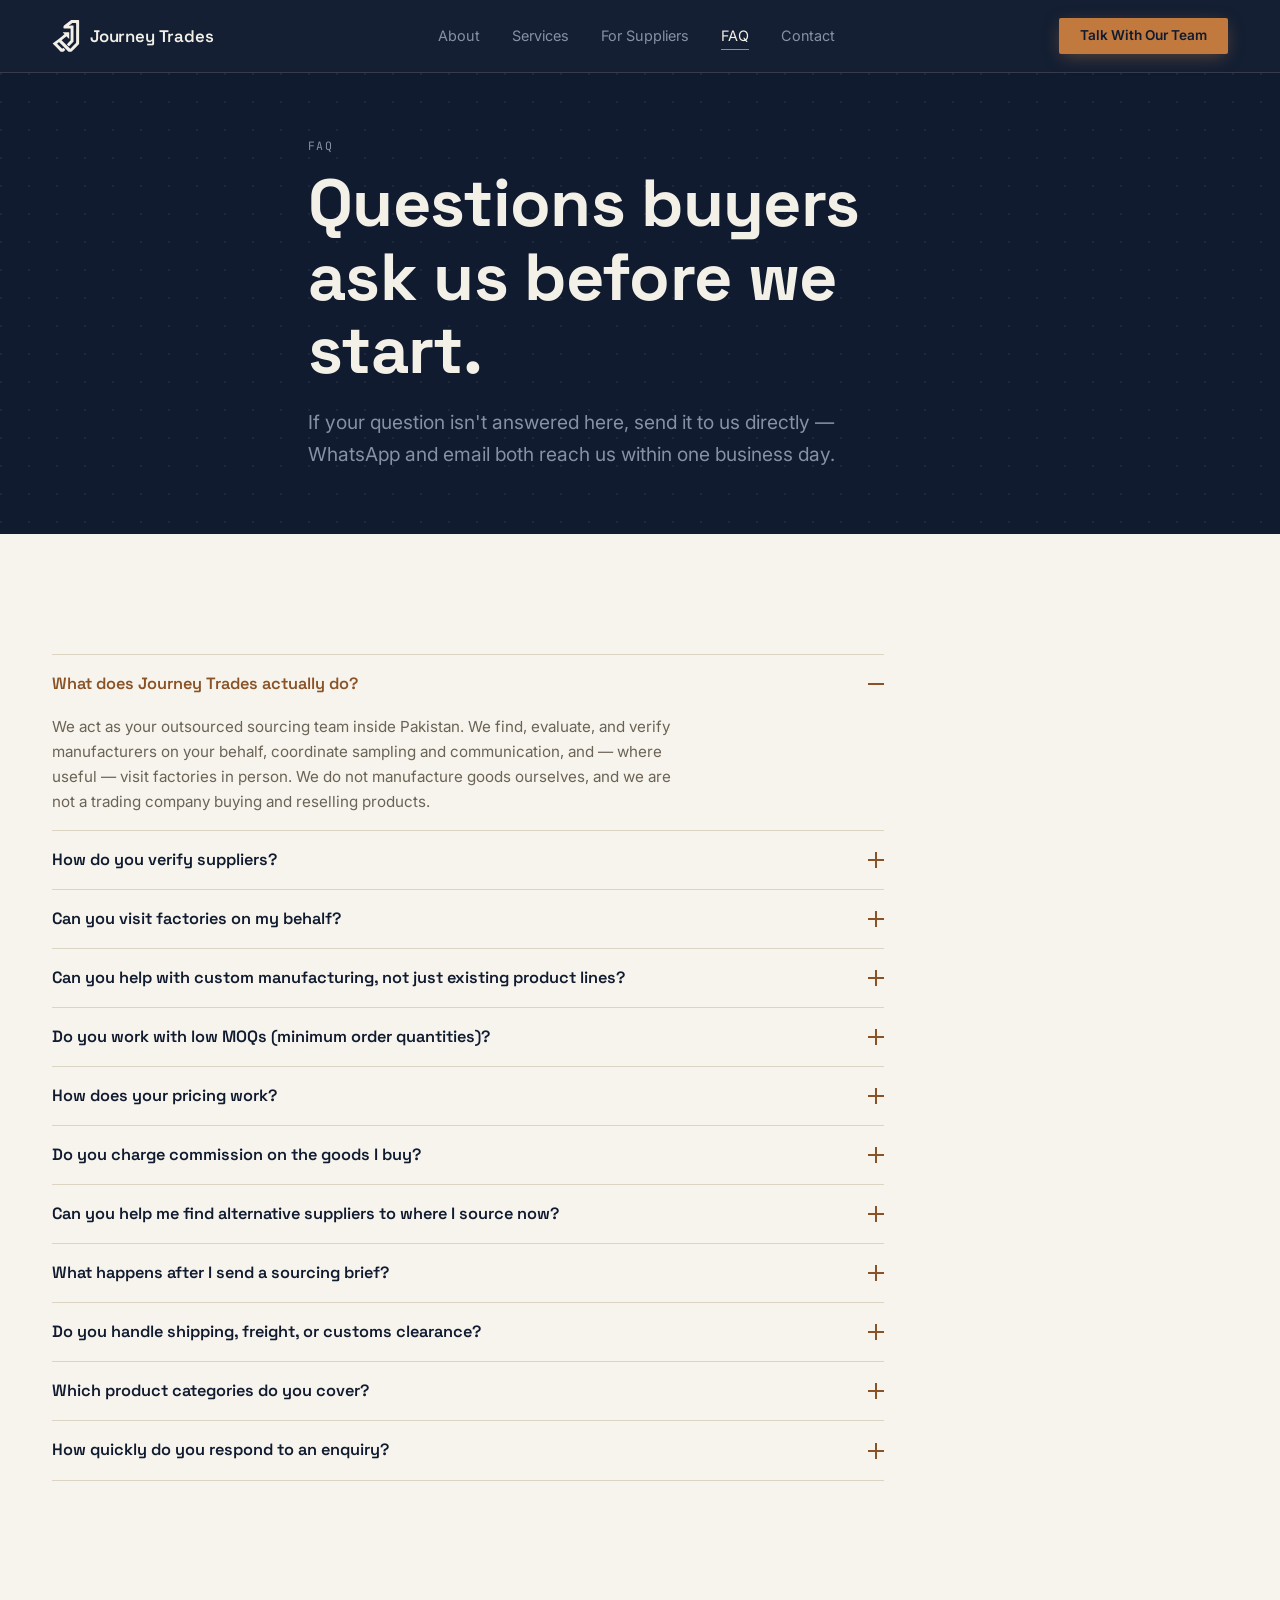
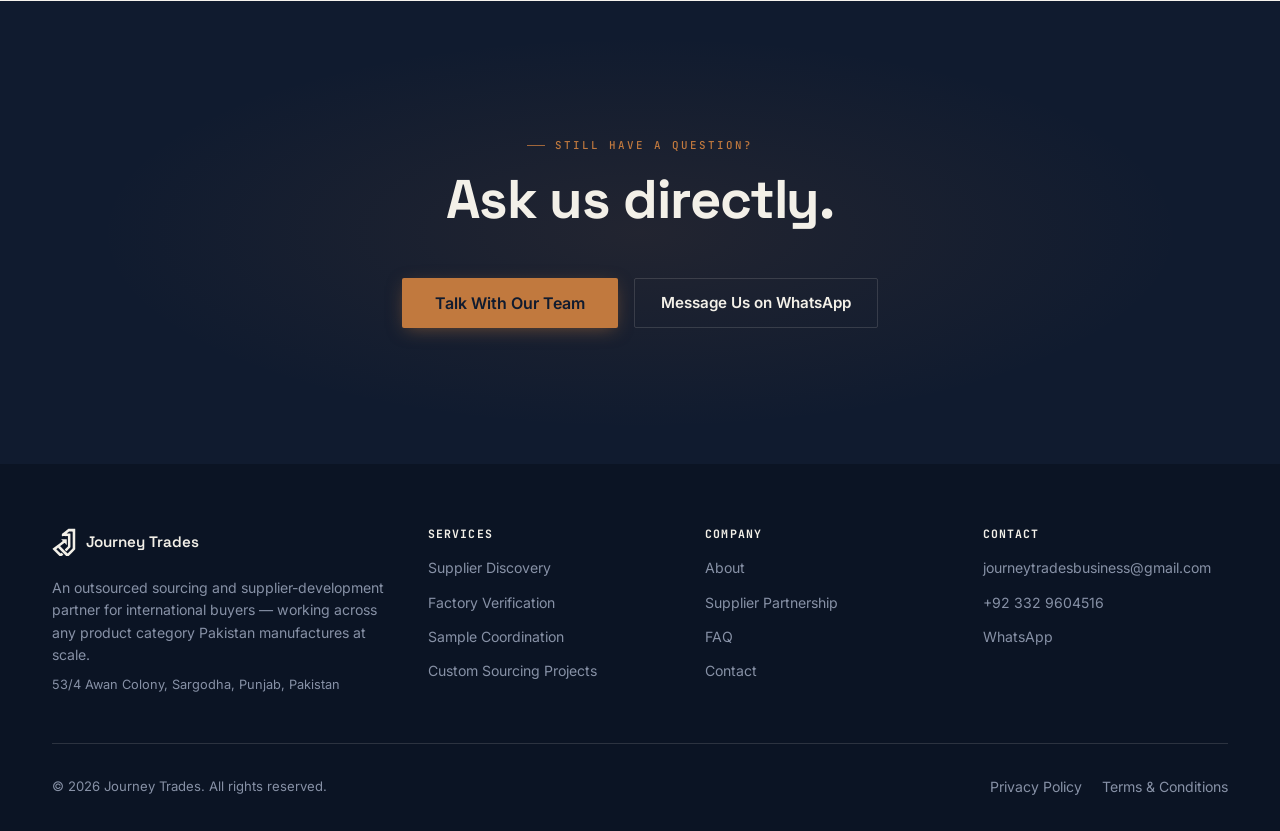
<file: faq.html>
<!DOCTYPE html>
<html lang="en">
<head>
<meta charset="UTF-8">
<meta name="viewport" content="width=device-width, initial-scale=1.0">
<title>FAQ — Journey Trades</title>
<meta name="description" content="Answers to common questions about Journey Trades' sourcing and verification process, pricing, MOQs, and product categories.">
<link rel="preconnect" href="https://fonts.googleapis.com">
<link rel="preconnect" href="https://fonts.gstatic.com" crossorigin>
<link href="https://fonts.googleapis.com/css2?family=Space+Grotesk:wght@500;600;700&family=Inter:wght@400;500;600;700&family=JetBrains+Mono:wght@500;600&display=swap" rel="stylesheet">
<link rel="stylesheet" href="css/style.css">
</head>
<body>

<a href="#main" class="skip-link">Skip to main content</a>

<header>
  <nav class="nav" id="site-nav" aria-label="Main navigation">
    <div class="container nav__inner">
      <a href="/" class="nav__brand" aria-label="Journey Trades — Home">
        <span class="nav__mark" aria-hidden="true"><svg viewBox="381.33 122.94 254.98 306.00" xmlns="http://www.w3.org/2000/svg"><path fill="currentColor" d="M492.219360,255.719696 C487.970673,251.401764 483.965637,247.331940 479.997284,243.299408 C481.773834,241.290131 483.369568,241.736816 484.786346,241.733704 C500.950500,241.697998 517.115051,241.760742 533.278870,241.675629 C536.532776,241.658493 538.229919,242.593063 538.214355,246.176392 C538.138489,263.673279 538.195129,281.170685 538.187622,298.667908 C538.187256,299.475739 538.202148,300.349670 537.248962,300.984955 C535.290833,301.412384 534.532166,299.639404 533.427429,298.526733 C528.144592,293.205994 522.882629,287.864319 517.635010,282.508728 C516.017578,280.857971 514.525269,279.582428 512.106262,281.442688 C497.848846,292.407104 483.533447,303.296173 469.249542,314.226257 C469.011902,314.408142 468.924530,314.786438 468.872314,314.881500 C494.978088,340.527435 521.039734,366.130005 547.777771,392.397064 C550.860657,389.139160 555.244202,384.400482 559.742493,379.773346 C572.284668,366.872040 584.827454,353.970581 597.484985,341.183014 C600.006348,338.635864 601.158508,335.977844 601.152100,332.351929 C601.053955,276.360565 601.016846,220.368958 601.138489,164.377777 C601.148865,159.608215 599.744385,157.890137 594.889404,158.078583 C586.236511,158.414490 577.562073,158.185883 568.896851,158.221893 C567.082275,158.229431 565.195679,157.996155 563.598877,159.205017 C554.478271,166.109589 545.360718,173.018188 536.156189,179.990524 C537.889099,181.886978 539.625610,181.592804 541.217590,181.585632 C551.380310,181.539932 561.548218,181.598801 571.702759,181.267838 C575.767700,181.135345 577.372253,182.289490 577.363159,186.539581 C577.265991,232.199249 577.288330,277.859222 577.348022,323.519012 C577.351562,326.256561 576.355835,328.283813 574.530151,330.162781 C562.570923,342.470795 550.576233,354.745850 538.759583,367.189697 C536.109314,369.980621 534.418335,369.785675 531.954956,367.059418 C528.161133,362.860901 524.103699,358.885468 519.976135,355.009216 C517.406128,352.595734 517.024597,350.875061 519.827148,348.115173 C529.203430,338.881683 538.237244,329.301453 547.532532,319.984039 C549.837402,317.673645 550.729797,315.225372 550.720886,311.995819 C550.630432,279.167633 550.588562,246.338837 550.731201,213.511063 C550.749634,209.265808 549.271851,208.119171 545.238403,208.156525 C527.575867,208.320053 509.909210,208.088135 492.248108,208.314621 C487.396088,208.376831 485.508484,207.134674 485.556122,201.903229 C485.714783,184.478241 485.535400,184.493973 499.542938,173.908081 C517.348938,160.451614 535.152893,146.992111 552.895752,133.452637 C555.155579,131.728149 557.503235,130.980072 560.276611,130.983826 C581.106812,131.011978 601.937317,131.055344 622.766968,130.943924 C626.807556,130.922302 628.318054,132.323074 628.312683,136.488327 C628.223572,205.811172 628.248474,275.134186 628.276550,344.457153 C628.277588,346.911621 627.695251,348.962250 625.915466,350.777222 C604.217590,372.904419 582.559082,395.070221 560.886902,417.222687 C560.538513,417.578796 560.169983,417.923492 559.772217,418.221985 C554.971069,421.824646 533.644470,420.338440 529.401917,416.060669 C503.236969,389.678223 477.083954,363.283936 450.935394,336.885254 C445.846863,331.748047 445.846344,331.707733 440.229309,335.979370 C436.121277,339.103455 432.063232,342.293457 428.000671,345.476746 C427.767517,345.659454 427.695007,346.047119 427.432037,346.569000 C443.109436,361.708893 458.841797,376.901855 474.966919,392.474121 C476.721710,391.483978 478.832550,388.628113 481.294250,386.196716 C483.282410,384.233093 484.864899,384.271484 486.775757,386.243256 C491.181244,390.789246 495.623444,395.303986 500.180634,399.696655 C502.305176,401.744446 502.652954,403.499542 500.231781,405.450317 C499.845337,405.761688 499.527985,406.159149 499.180969,406.518982 C485.274841,420.939636 485.276093,420.915375 465.383636,419.879028 C462.577545,419.732819 460.314514,418.886597 458.288696,416.833862 C435.349701,393.589966 412.379608,370.376526 389.334137,347.238281 C386.774902,344.668762 386.963837,343.059631 389.784821,340.916809 C418.702850,318.951202 447.563599,296.910217 476.432800,274.880371 C482.764526,270.048645 489.066345,265.177734 495.222076,260.447754 C495.000000,258.157471 493.479034,257.229156 492.219360,255.719696 z"/></svg></span>
        <span class="nav__wordmark">Journey Trades</span>
      </a>
      <ul class="nav__links" role="list">
        <li><a href="/about" class="nav__link">About</a></li>
        <li><a href="/services" class="nav__link">Services</a></li>
        <li><a href="/suppliers" class="nav__link">For Suppliers</a></li>
        <li><a href="/faq" class="nav__link" aria-current="page">FAQ</a></li>
        <li><a href="/contact" class="nav__link">Contact</a></li>
      </ul>
      <div class="nav__actions">
        <a href="/contact" class="btn btn--copper nav__cta">Talk With Our Team</a>
        <button class="nav__toggle" id="menu-toggle" aria-expanded="false" aria-controls="mobile-menu" aria-label="Open navigation menu">
          <span class="nav__toggle-bar"></span><span class="nav__toggle-bar"></span><span class="nav__toggle-bar"></span>
        </button>
      </div>
    </div>
    </nav>
    <div class="nav__mobile" id="mobile-menu" aria-hidden="true">
      <ul class="nav__mobile-links" role="list">
        <li><a href="/about" class="nav__mobile-link">About</a></li>
        <li><a href="/services" class="nav__mobile-link">Services</a></li>
        <li><a href="/suppliers" class="nav__mobile-link">For Suppliers</a></li>
        <li><a href="/faq" class="nav__mobile-link" aria-current="page">FAQ</a></li>
        <li><a href="/contact" class="nav__mobile-link">Contact</a></li>
      </ul>
      <a href="/contact" class="btn btn--copper nav__mobile-cta">Talk With Our Team</a>
    </div>
</header>

<main id="main">

  <!-- PAGE HEADER -->
  <section class="page-header">
    <div class="container page-header__inner">
      <div class="page-header__kicker">FAQ</div>
      <h1 class="page-header__title">Questions buyers ask us before we start.</h1>
      <p class="page-header__lead">If your question isn't answered here, send it to us directly — WhatsApp and email both reach us within one business day.</p>
    </div>
  </section>

  <!-- FAQ LIST -->
  <section class="section">
    <div class="container">
      <div class="faq__list" style="max-width:52rem;">
        <div class="faq-item fade-up">
          <button class="faq-item__q" aria-expanded="false"><span>What does Journey Trades actually do?</span><span class="faq-item__icon"></span></button>
          <div class="faq-item__a"><div class="faq-item__a-inner">We act as your outsourced sourcing team inside Pakistan. We find, evaluate, and verify manufacturers on your behalf, coordinate sampling and communication, and — where useful — visit factories in person. We do not manufacture goods ourselves, and we are not a trading company buying and reselling products.</div></div>
        </div>
        <div class="faq-item fade-up" style="transition-delay:40ms">
          <button class="faq-item__q" aria-expanded="false"><span>How do you verify suppliers?</span><span class="faq-item__icon"></span></button>
          <div class="faq-item__a"><div class="faq-item__a-inner">We review a factory's documented capacity, production lines, and relevant certifications, speak directly with factory management, and where the project justifies it, visit the site in person. We look at what a factory can actually produce at the quality and volume you need — not just what they claim in an email.</div></div>
        </div>
        <div class="faq-item fade-up" style="transition-delay:80ms">
          <button class="faq-item__q" aria-expanded="false"><span>Can you visit factories on my behalf?</span><span class="faq-item__icon"></span></button>
          <div class="faq-item__a"><div class="faq-item__a-inner">Yes. Factory visits and written and photo reporting are one of our core services. We scope visit frequency and depth to the project — a single verification visit for a smaller order, ongoing visits for in-progress production.</div></div>
        </div>
        <div class="faq-item fade-up" style="transition-delay:120ms">
          <button class="faq-item__q" aria-expanded="false"><span>Can you help with custom manufacturing, not just existing product lines?</span><span class="faq-item__icon"></span></button>
          <div class="faq-item__a"><div class="faq-item__a-inner">Yes. We support custom sourcing projects, including matching your specification or sample to factories with the right capability, and coordinating development samples before production.</div></div>
        </div>
        <div class="faq-item fade-up" style="transition-delay:160ms">
          <button class="faq-item__q" aria-expanded="false"><span>Do you work with low MOQs (minimum order quantities)?</span><span class="faq-item__icon"></span></button>
          <div class="faq-item__a"><div class="faq-item__a-inner">It depends on the product and the factory. Many established Pakistani manufacturers set MOQs based on production efficiency, not arbitrary preference. We're upfront with you about realistic MOQ ranges for your product before you commit to a sourcing project, and we look for factories whose MOQ structure fits your order size where possible.</div></div>
        </div>
        <div class="faq-item fade-up" style="transition-delay:200ms">
          <button class="faq-item__q" aria-expanded="false"><span>How does your pricing work?</span><span class="faq-item__icon"></span></button>
          <div class="faq-item__a"><div class="faq-item__a-inner">We don't publish a fixed price list, because every sourcing project is different. Pricing depends on the complexity of what you're sourcing, how many suppliers need to be evaluated, whether factory visits are required, how deep the verification needs to go, and what reporting you need along the way. We discuss your brief first and quote based on the actual scope.</div></div>
        </div>
        <div class="faq-item fade-up">
          <button class="faq-item__q" aria-expanded="false"><span>Do you charge commission on the goods I buy?</span><span class="faq-item__icon"></span></button>
          <div class="faq-item__a"><div class="faq-item__a-inner">No. We don't take a margin on the products you purchase from a factory. Our work is the sourcing and verification service itself, scoped and agreed with you before we start.</div></div>
        </div>
        <div class="faq-item fade-up" style="transition-delay:40ms">
          <button class="faq-item__q" aria-expanded="false"><span>Can you help me find alternative suppliers to where I source now?</span><span class="faq-item__icon"></span></button>
          <div class="faq-item__a"><div class="faq-item__a-inner">Yes — this is one of the most common reasons buyers come to us. If you're looking to diversify away from a single country or factory, or you've had a bad experience with an existing supplier, we build a shortlist of vetted alternatives in Pakistan that match your current specification.</div></div>
        </div>
        <div class="faq-item fade-up" style="transition-delay:80ms">
          <button class="faq-item__q" aria-expanded="false"><span>What happens after I send a sourcing brief?</span><span class="faq-item__icon"></span></button>
          <div class="faq-item__a"><div class="faq-item__a-inner">We review what you've sent, ask any clarifying questions by WhatsApp or email, and come back with a proposed scope and approach — including roughly how many suppliers we'd evaluate and what verification would look like — before any commercial commitment is made.</div></div>
        </div>
        <div class="faq-item fade-up" style="transition-delay:120ms">
          <button class="faq-item__q" aria-expanded="false"><span>Do you handle shipping, freight, or customs clearance?</span><span class="faq-item__icon"></span></button>
          <div class="faq-item__a"><div class="faq-item__a-inner">No. Our work covers sourcing, supplier verification, sampling, and factory coordination — not logistics. We flag this clearly during scoping so you know to arrange freight and customs separately, and we're happy to share what we know from experience if it's useful.</div></div>
        </div>
        <div class="faq-item fade-up" style="transition-delay:160ms">
          <button class="faq-item__q" aria-expanded="false"><span>Which product categories do you cover?</span><span class="faq-item__icon"></span></button>
          <div class="faq-item__a"><div class="faq-item__a-inner">We're not limited to one category. We work across any product Pakistan manufactures at scale — including textiles, surgical instruments, and sports goods. If you're unsure whether your product fits, send us a brief and we'll tell you honestly.</div></div>
        </div>
        <div class="faq-item fade-up" style="transition-delay:200ms">
          <button class="faq-item__q" aria-expanded="false"><span>How quickly do you respond to an enquiry?</span><span class="faq-item__icon"></span></button>
          <div class="faq-item__a"><div class="faq-item__a-inner">We aim to respond to every WhatsApp message and email within one business day.</div></div>
        </div>
      </div>
    </div>
  </section>

  <!-- CTA -->
  <section class="section cta">
    <div class="container fade-up">
      <div class="eyebrow" style="justify-content:center;">Still have a question?</div>
      <h2 class="cta__title">Ask us directly.</h2>
      <div class="cta__actions">
        <a href="/contact" class="btn btn--copper">Talk With Our Team</a>
        <a href="https://wa.me/923329604516" class="btn btn--outline-light" target="_blank" rel="noopener">Message Us on WhatsApp</a>
      </div>
    </div>
  </section>

</main>

<footer class="footer">
  <div class="container">
    <div class="footer__inner">
      <div>
        <a href="/" class="footer__mark">
          <span class="footer__mark-icon"><svg viewBox="381.33 122.94 254.98 306.00" xmlns="http://www.w3.org/2000/svg"><path fill="currentColor" d="M492.219360,255.719696 C487.970673,251.401764 483.965637,247.331940 479.997284,243.299408 C481.773834,241.290131 483.369568,241.736816 484.786346,241.733704 C500.950500,241.697998 517.115051,241.760742 533.278870,241.675629 C536.532776,241.658493 538.229919,242.593063 538.214355,246.176392 C538.138489,263.673279 538.195129,281.170685 538.187622,298.667908 C538.187256,299.475739 538.202148,300.349670 537.248962,300.984955 C535.290833,301.412384 534.532166,299.639404 533.427429,298.526733 C528.144592,293.205994 522.882629,287.864319 517.635010,282.508728 C516.017578,280.857971 514.525269,279.582428 512.106262,281.442688 C497.848846,292.407104 483.533447,303.296173 469.249542,314.226257 C469.011902,314.408142 468.924530,314.786438 468.872314,314.881500 C494.978088,340.527435 521.039734,366.130005 547.777771,392.397064 C550.860657,389.139160 555.244202,384.400482 559.742493,379.773346 C572.284668,366.872040 584.827454,353.970581 597.484985,341.183014 C600.006348,338.635864 601.158508,335.977844 601.152100,332.351929 C601.053955,276.360565 601.016846,220.368958 601.138489,164.377777 C601.148865,159.608215 599.744385,157.890137 594.889404,158.078583 C586.236511,158.414490 577.562073,158.185883 568.896851,158.221893 C567.082275,158.229431 565.195679,157.996155 563.598877,159.205017 C554.478271,166.109589 545.360718,173.018188 536.156189,179.990524 C537.889099,181.886978 539.625610,181.592804 541.217590,181.585632 C551.380310,181.539932 561.548218,181.598801 571.702759,181.267838 C575.767700,181.135345 577.372253,182.289490 577.363159,186.539581 C577.265991,232.199249 577.288330,277.859222 577.348022,323.519012 C577.351562,326.256561 576.355835,328.283813 574.530151,330.162781 C562.570923,342.470795 550.576233,354.745850 538.759583,367.189697 C536.109314,369.980621 534.418335,369.785675 531.954956,367.059418 C528.161133,362.860901 524.103699,358.885468 519.976135,355.009216 C517.406128,352.595734 517.024597,350.875061 519.827148,348.115173 C529.203430,338.881683 538.237244,329.301453 547.532532,319.984039 C549.837402,317.673645 550.729797,315.225372 550.720886,311.995819 C550.630432,279.167633 550.588562,246.338837 550.731201,213.511063 C550.749634,209.265808 549.271851,208.119171 545.238403,208.156525 C527.575867,208.320053 509.909210,208.088135 492.248108,208.314621 C487.396088,208.376831 485.508484,207.134674 485.556122,201.903229 C485.714783,184.478241 485.535400,184.493973 499.542938,173.908081 C517.348938,160.451614 535.152893,146.992111 552.895752,133.452637 C555.155579,131.728149 557.503235,130.980072 560.276611,130.983826 C581.106812,131.011978 601.937317,131.055344 622.766968,130.943924 C626.807556,130.922302 628.318054,132.323074 628.312683,136.488327 C628.223572,205.811172 628.248474,275.134186 628.276550,344.457153 C628.277588,346.911621 627.695251,348.962250 625.915466,350.777222 C604.217590,372.904419 582.559082,395.070221 560.886902,417.222687 C560.538513,417.578796 560.169983,417.923492 559.772217,418.221985 C554.971069,421.824646 533.644470,420.338440 529.401917,416.060669 C503.236969,389.678223 477.083954,363.283936 450.935394,336.885254 C445.846863,331.748047 445.846344,331.707733 440.229309,335.979370 C436.121277,339.103455 432.063232,342.293457 428.000671,345.476746 C427.767517,345.659454 427.695007,346.047119 427.432037,346.569000 C443.109436,361.708893 458.841797,376.901855 474.966919,392.474121 C476.721710,391.483978 478.832550,388.628113 481.294250,386.196716 C483.282410,384.233093 484.864899,384.271484 486.775757,386.243256 C491.181244,390.789246 495.623444,395.303986 500.180634,399.696655 C502.305176,401.744446 502.652954,403.499542 500.231781,405.450317 C499.845337,405.761688 499.527985,406.159149 499.180969,406.518982 C485.274841,420.939636 485.276093,420.915375 465.383636,419.879028 C462.577545,419.732819 460.314514,418.886597 458.288696,416.833862 C435.349701,393.589966 412.379608,370.376526 389.334137,347.238281 C386.774902,344.668762 386.963837,343.059631 389.784821,340.916809 C418.702850,318.951202 447.563599,296.910217 476.432800,274.880371 C482.764526,270.048645 489.066345,265.177734 495.222076,260.447754 C495.000000,258.157471 493.479034,257.229156 492.219360,255.719696 z"/></svg></span>
          <span class="footer__wordmark">Journey Trades</span>
        </a>
        <p class="footer__tagline">An outsourced sourcing and supplier-development partner for international buyers — working across any product category Pakistan manufactures at scale.</p>
        <p class="footer__tagline" style="margin-top:8px; font-size:0.8rem;">53/4 Awan Colony, Sargodha, Punjab, Pakistan</p>
      </div>
      <nav class="footer__col" aria-label="Services">
        <h3 class="footer__col-title">Services</h3>
        <ul class="footer__links" role="list">
          <li><a href="/services" class="footer__link">Supplier Discovery</a></li>
          <li><a href="/services" class="footer__link">Factory Verification</a></li>
          <li><a href="/services" class="footer__link">Sample Coordination</a></li>
          <li><a href="/services" class="footer__link">Custom Sourcing Projects</a></li>
        </ul>
      </nav>
      <nav class="footer__col" aria-label="Company">
        <h3 class="footer__col-title">Company</h3>
        <ul class="footer__links" role="list">
          <li><a href="/about" class="footer__link">About</a></li>
          <li><a href="/suppliers" class="footer__link">Supplier Partnership</a></li>
          <li><a href="/faq" class="footer__link">FAQ</a></li>
          <li><a href="/contact" class="footer__link">Contact</a></li>
        </ul>
      </nav>
      <div class="footer__col">
        <h3 class="footer__col-title">Contact</h3>
        <ul class="footer__links" role="list">
          <li><a href="mailto:journeytradesbusiness@gmail.com" class="footer__link">journeytradesbusiness@gmail.com</a></li>
          <li><a href="tel:+923329604516" class="footer__link">+92 332 9604516</a></li>
          <li><a href="https://wa.me/923329604516" class="footer__link" target="_blank" rel="noopener">WhatsApp</a></li>
        </ul>
      </div>
    </div>
    <hr class="footer__divider">
    <div class="footer__bottom">
      <p>&copy; <span id="footer-year">2026</span> Journey Trades. All rights reserved.</p>
      <nav class="footer__legal-links" aria-label="Legal">
        <a href="/privacy" class="footer__link">Privacy Policy</a>
        <a href="/terms" class="footer__link">Terms &amp; Conditions</a>
      </nav>
    </div>
  </div>
</footer>

<script src="js/main.js"></script>
</body>
</html>
</file>
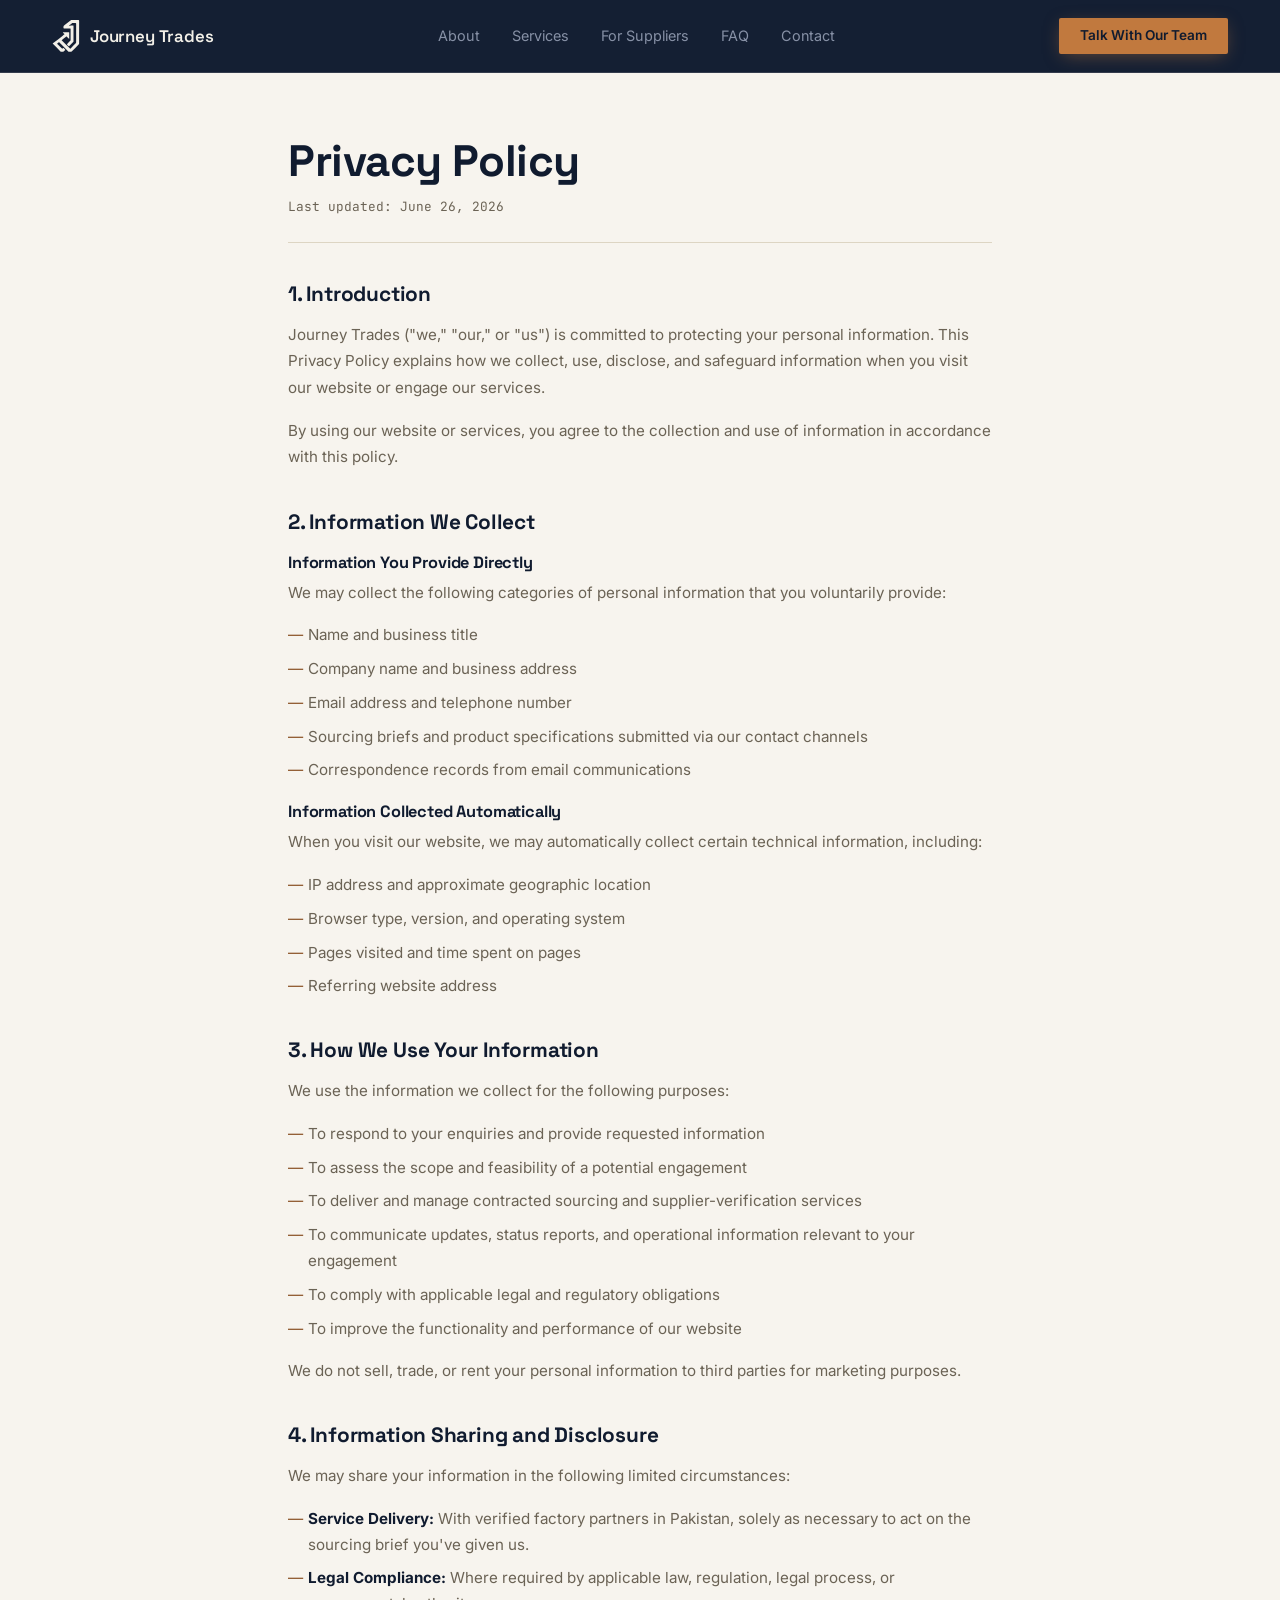
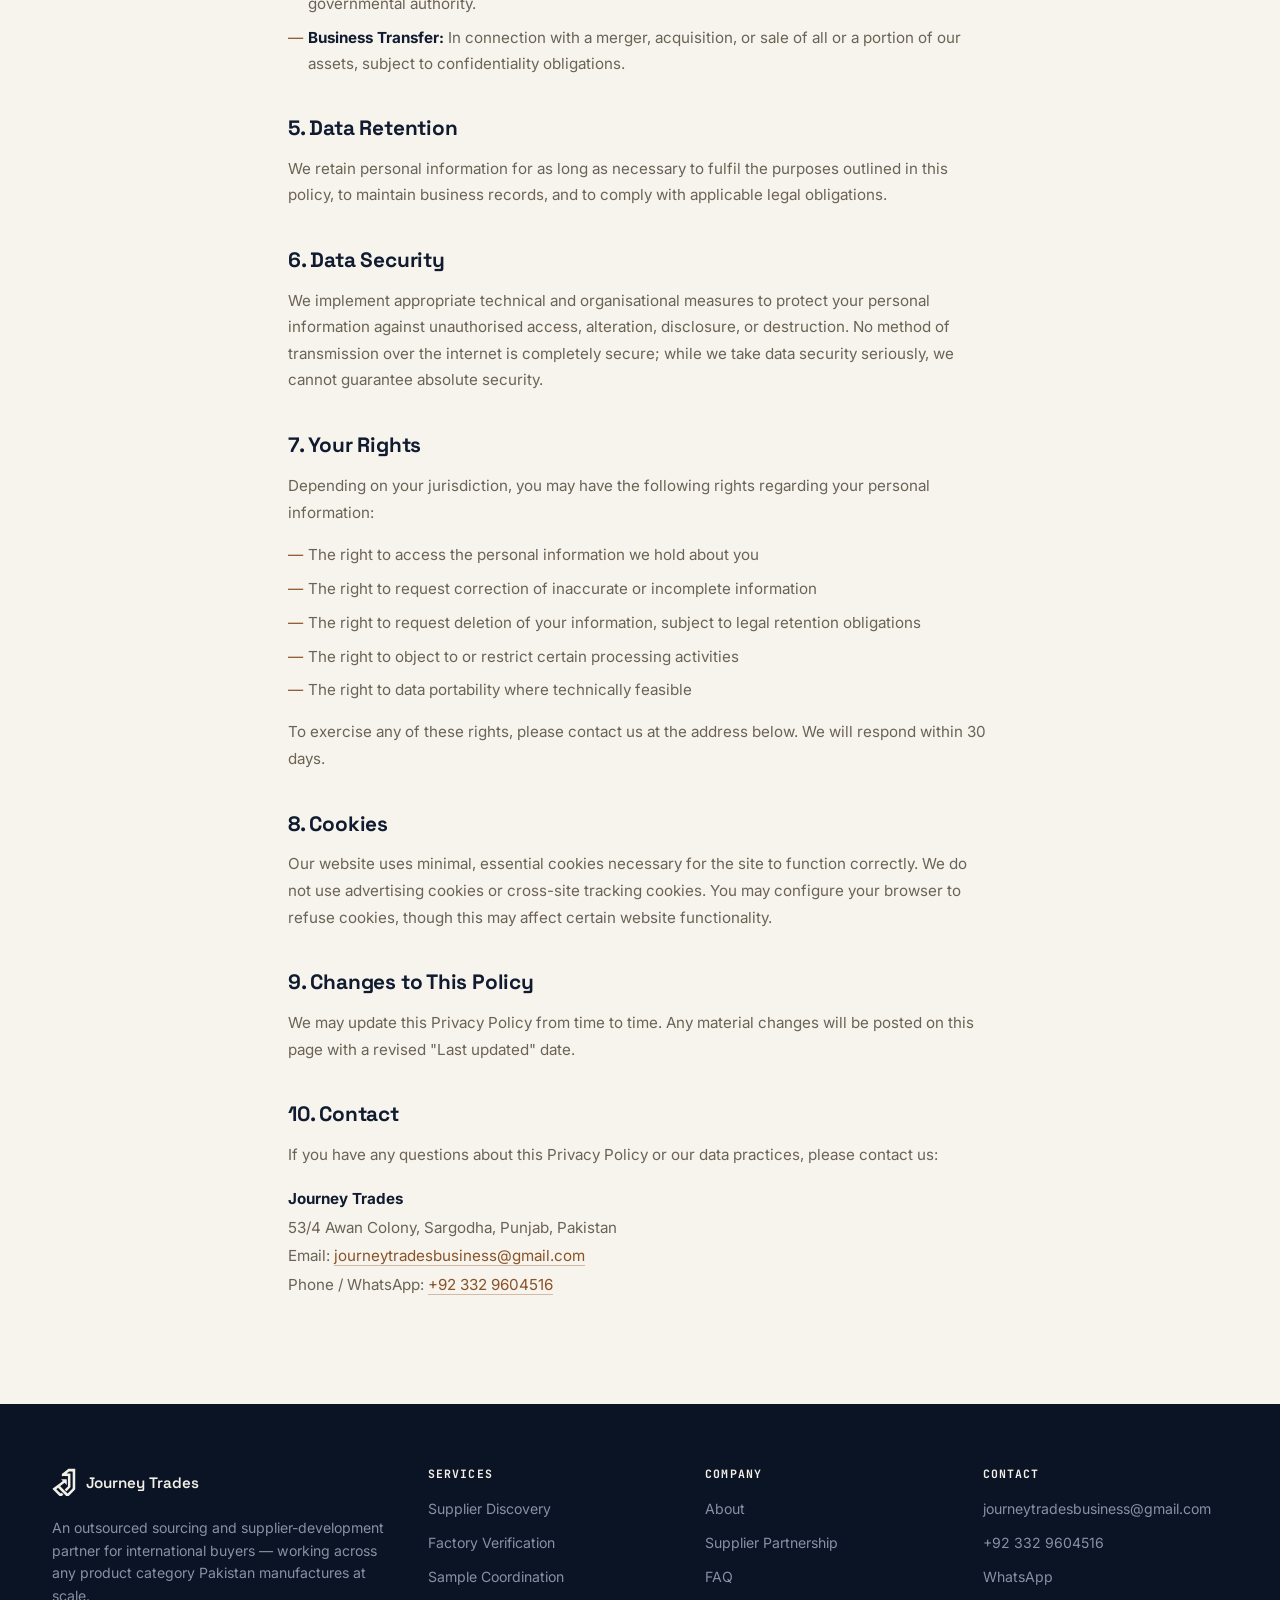
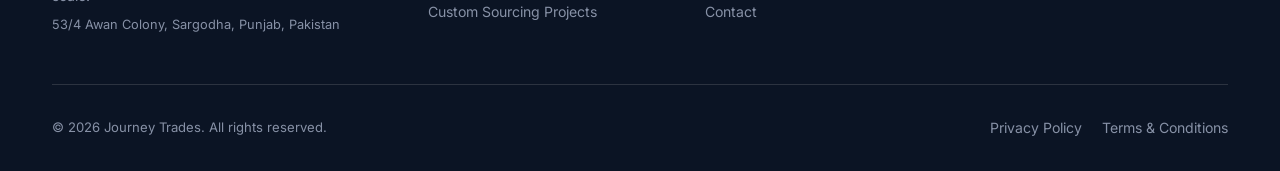
<file: privacy.html>
<!DOCTYPE html>
<html lang="en">
<head>
<meta charset="UTF-8">
<meta name="viewport" content="width=device-width, initial-scale=1.0">
<title>Privacy Policy — Journey Trades</title>
<meta name="description" content="Journey Trades privacy policy: how we collect, use, and protect your information.">
<link rel="preconnect" href="https://fonts.googleapis.com">
<link rel="preconnect" href="https://fonts.gstatic.com" crossorigin>
<link href="https://fonts.googleapis.com/css2?family=Space+Grotesk:wght@500;600;700&family=Inter:wght@400;500;600;700&family=JetBrains+Mono:wght@500;600&display=swap" rel="stylesheet">
<link rel="stylesheet" href="css/style.css">
</head>
<body>

<a href="#main" class="skip-link">Skip to main content</a>

<header>
  <nav class="nav" id="site-nav" aria-label="Main navigation">
    <div class="container nav__inner">
      <a href="/" class="nav__brand" aria-label="Journey Trades — Home">
        <span class="nav__mark" aria-hidden="true"><svg viewBox="381.33 122.94 254.98 306.00" xmlns="http://www.w3.org/2000/svg"><path fill="currentColor" d="M492.219360,255.719696 C487.970673,251.401764 483.965637,247.331940 479.997284,243.299408 C481.773834,241.290131 483.369568,241.736816 484.786346,241.733704 C500.950500,241.697998 517.115051,241.760742 533.278870,241.675629 C536.532776,241.658493 538.229919,242.593063 538.214355,246.176392 C538.138489,263.673279 538.195129,281.170685 538.187622,298.667908 C538.187256,299.475739 538.202148,300.349670 537.248962,300.984955 C535.290833,301.412384 534.532166,299.639404 533.427429,298.526733 C528.144592,293.205994 522.882629,287.864319 517.635010,282.508728 C516.017578,280.857971 514.525269,279.582428 512.106262,281.442688 C497.848846,292.407104 483.533447,303.296173 469.249542,314.226257 C469.011902,314.408142 468.924530,314.786438 468.872314,314.881500 C494.978088,340.527435 521.039734,366.130005 547.777771,392.397064 C550.860657,389.139160 555.244202,384.400482 559.742493,379.773346 C572.284668,366.872040 584.827454,353.970581 597.484985,341.183014 C600.006348,338.635864 601.158508,335.977844 601.152100,332.351929 C601.053955,276.360565 601.016846,220.368958 601.138489,164.377777 C601.148865,159.608215 599.744385,157.890137 594.889404,158.078583 C586.236511,158.414490 577.562073,158.185883 568.896851,158.221893 C567.082275,158.229431 565.195679,157.996155 563.598877,159.205017 C554.478271,166.109589 545.360718,173.018188 536.156189,179.990524 C537.889099,181.886978 539.625610,181.592804 541.217590,181.585632 C551.380310,181.539932 561.548218,181.598801 571.702759,181.267838 C575.767700,181.135345 577.372253,182.289490 577.363159,186.539581 C577.265991,232.199249 577.288330,277.859222 577.348022,323.519012 C577.351562,326.256561 576.355835,328.283813 574.530151,330.162781 C562.570923,342.470795 550.576233,354.745850 538.759583,367.189697 C536.109314,369.980621 534.418335,369.785675 531.954956,367.059418 C528.161133,362.860901 524.103699,358.885468 519.976135,355.009216 C517.406128,352.595734 517.024597,350.875061 519.827148,348.115173 C529.203430,338.881683 538.237244,329.301453 547.532532,319.984039 C549.837402,317.673645 550.729797,315.225372 550.720886,311.995819 C550.630432,279.167633 550.588562,246.338837 550.731201,213.511063 C550.749634,209.265808 549.271851,208.119171 545.238403,208.156525 C527.575867,208.320053 509.909210,208.088135 492.248108,208.314621 C487.396088,208.376831 485.508484,207.134674 485.556122,201.903229 C485.714783,184.478241 485.535400,184.493973 499.542938,173.908081 C517.348938,160.451614 535.152893,146.992111 552.895752,133.452637 C555.155579,131.728149 557.503235,130.980072 560.276611,130.983826 C581.106812,131.011978 601.937317,131.055344 622.766968,130.943924 C626.807556,130.922302 628.318054,132.323074 628.312683,136.488327 C628.223572,205.811172 628.248474,275.134186 628.276550,344.457153 C628.277588,346.911621 627.695251,348.962250 625.915466,350.777222 C604.217590,372.904419 582.559082,395.070221 560.886902,417.222687 C560.538513,417.578796 560.169983,417.923492 559.772217,418.221985 C554.971069,421.824646 533.644470,420.338440 529.401917,416.060669 C503.236969,389.678223 477.083954,363.283936 450.935394,336.885254 C445.846863,331.748047 445.846344,331.707733 440.229309,335.979370 C436.121277,339.103455 432.063232,342.293457 428.000671,345.476746 C427.767517,345.659454 427.695007,346.047119 427.432037,346.569000 C443.109436,361.708893 458.841797,376.901855 474.966919,392.474121 C476.721710,391.483978 478.832550,388.628113 481.294250,386.196716 C483.282410,384.233093 484.864899,384.271484 486.775757,386.243256 C491.181244,390.789246 495.623444,395.303986 500.180634,399.696655 C502.305176,401.744446 502.652954,403.499542 500.231781,405.450317 C499.845337,405.761688 499.527985,406.159149 499.180969,406.518982 C485.274841,420.939636 485.276093,420.915375 465.383636,419.879028 C462.577545,419.732819 460.314514,418.886597 458.288696,416.833862 C435.349701,393.589966 412.379608,370.376526 389.334137,347.238281 C386.774902,344.668762 386.963837,343.059631 389.784821,340.916809 C418.702850,318.951202 447.563599,296.910217 476.432800,274.880371 C482.764526,270.048645 489.066345,265.177734 495.222076,260.447754 C495.000000,258.157471 493.479034,257.229156 492.219360,255.719696 z"/></svg></span>
        <span class="nav__wordmark">Journey Trades</span>
      </a>
      <ul class="nav__links" role="list">
        <li><a href="/about" class="nav__link">About</a></li>
        <li><a href="/services" class="nav__link">Services</a></li>
        <li><a href="/suppliers" class="nav__link">For Suppliers</a></li>
        <li><a href="/faq" class="nav__link">FAQ</a></li>
        <li><a href="/contact" class="nav__link">Contact</a></li>
      </ul>
      <div class="nav__actions">
        <a href="/contact" class="btn btn--copper nav__cta">Talk With Our Team</a>
        <button class="nav__toggle" id="menu-toggle" aria-expanded="false" aria-controls="mobile-menu" aria-label="Open navigation menu">
          <span class="nav__toggle-bar"></span><span class="nav__toggle-bar"></span><span class="nav__toggle-bar"></span>
        </button>
      </div>
    </div>
    </nav>
    <div class="nav__mobile" id="mobile-menu" aria-hidden="true">
      <ul class="nav__mobile-links" role="list">
        <li><a href="/about" class="nav__mobile-link">About</a></li>
        <li><a href="/services" class="nav__mobile-link">Services</a></li>
        <li><a href="/suppliers" class="nav__mobile-link">For Suppliers</a></li>
        <li><a href="/faq" class="nav__mobile-link">FAQ</a></li>
        <li><a href="/contact" class="nav__mobile-link">Contact</a></li>
      </ul>
      <a href="/contact" class="btn btn--copper nav__mobile-cta">Talk With Our Team</a>
    </div>
</header>

<main id="main">

  <section class="legal-page">
    <div class="container">
      <article class="legal-content">
        <header class="legal-header">
          <h1>Privacy Policy</h1>
          <p class="legal-meta">Last updated: <time datetime="2026-06-26">June 26, 2026</time></p>
        </header>

        <section class="legal-section">
          <h2>1. Introduction</h2>
          <p>Journey Trades ("we," "our," or "us") is committed to protecting your personal information. This Privacy Policy explains how we collect, use, disclose, and safeguard information when you visit our website or engage our services.</p>
          <p>By using our website or services, you agree to the collection and use of information in accordance with this policy.</p>
        </section>

        <section class="legal-section">
          <h2>2. Information We Collect</h2>
          <h3>Information You Provide Directly</h3>
          <p>We may collect the following categories of personal information that you voluntarily provide:</p>
          <ul>
            <li>Name and business title</li>
            <li>Company name and business address</li>
            <li>Email address and telephone number</li>
            <li>Sourcing briefs and product specifications submitted via our contact channels</li>
            <li>Correspondence records from email communications</li>
          </ul>
          <h3>Information Collected Automatically</h3>
          <p>When you visit our website, we may automatically collect certain technical information, including:</p>
          <ul>
            <li>IP address and approximate geographic location</li>
            <li>Browser type, version, and operating system</li>
            <li>Pages visited and time spent on pages</li>
            <li>Referring website address</li>
          </ul>
        </section>

        <section class="legal-section">
          <h2>3. How We Use Your Information</h2>
          <p>We use the information we collect for the following purposes:</p>
          <ul>
            <li>To respond to your enquiries and provide requested information</li>
            <li>To assess the scope and feasibility of a potential engagement</li>
            <li>To deliver and manage contracted sourcing and supplier-verification services</li>
            <li>To communicate updates, status reports, and operational information relevant to your engagement</li>
            <li>To comply with applicable legal and regulatory obligations</li>
            <li>To improve the functionality and performance of our website</li>
          </ul>
          <p>We do not sell, trade, or rent your personal information to third parties for marketing purposes.</p>
        </section>

        <section class="legal-section">
          <h2>4. Information Sharing and Disclosure</h2>
          <p>We may share your information in the following limited circumstances:</p>
          <ul>
            <li><strong>Service Delivery:</strong> With verified factory partners in Pakistan, solely as necessary to act on the sourcing brief you've given us.</li>
            <li><strong>Legal Compliance:</strong> Where required by applicable law, regulation, legal process, or governmental authority.</li>
            <li><strong>Business Transfer:</strong> In connection with a merger, acquisition, or sale of all or a portion of our assets, subject to confidentiality obligations.</li>
          </ul>
        </section>

        <section class="legal-section">
          <h2>5. Data Retention</h2>
          <p>We retain personal information for as long as necessary to fulfil the purposes outlined in this policy, to maintain business records, and to comply with applicable legal obligations.</p>
        </section>

        <section class="legal-section">
          <h2>6. Data Security</h2>
          <p>We implement appropriate technical and organisational measures to protect your personal information against unauthorised access, alteration, disclosure, or destruction. No method of transmission over the internet is completely secure; while we take data security seriously, we cannot guarantee absolute security.</p>
        </section>

        <section class="legal-section">
          <h2>7. Your Rights</h2>
          <p>Depending on your jurisdiction, you may have the following rights regarding your personal information:</p>
          <ul>
            <li>The right to access the personal information we hold about you</li>
            <li>The right to request correction of inaccurate or incomplete information</li>
            <li>The right to request deletion of your information, subject to legal retention obligations</li>
            <li>The right to object to or restrict certain processing activities</li>
            <li>The right to data portability where technically feasible</li>
          </ul>
          <p>To exercise any of these rights, please contact us at the address below. We will respond within 30 days.</p>
        </section>

        <section class="legal-section">
          <h2>8. Cookies</h2>
          <p>Our website uses minimal, essential cookies necessary for the site to function correctly. We do not use advertising cookies or cross-site tracking cookies. You may configure your browser to refuse cookies, though this may affect certain website functionality.</p>
        </section>

        <section class="legal-section">
          <h2>9. Changes to This Policy</h2>
          <p>We may update this Privacy Policy from time to time. Any material changes will be posted on this page with a revised "Last updated" date.</p>
        </section>

        <section class="legal-section">
          <h2>10. Contact</h2>
          <p>If you have any questions about this Privacy Policy or our data practices, please contact us:</p>
          <address>
            <strong>Journey Trades</strong><br>
            53/4 Awan Colony, Sargodha, Punjab, Pakistan<br>
            Email: <a href="mailto:journeytradesbusiness@gmail.com">journeytradesbusiness@gmail.com</a><br>
            Phone / WhatsApp: <a href="tel:+923329604516">+92 332 9604516</a>
          </address>
        </section>
      </article>
    </div>
  </section>

</main>

<footer class="footer">
  <div class="container">
    <div class="footer__inner">
      <div>
        <a href="/" class="footer__mark">
          <span class="footer__mark-icon"><svg viewBox="381.33 122.94 254.98 306.00" xmlns="http://www.w3.org/2000/svg"><path fill="currentColor" d="M492.219360,255.719696 C487.970673,251.401764 483.965637,247.331940 479.997284,243.299408 C481.773834,241.290131 483.369568,241.736816 484.786346,241.733704 C500.950500,241.697998 517.115051,241.760742 533.278870,241.675629 C536.532776,241.658493 538.229919,242.593063 538.214355,246.176392 C538.138489,263.673279 538.195129,281.170685 538.187622,298.667908 C538.187256,299.475739 538.202148,300.349670 537.248962,300.984955 C535.290833,301.412384 534.532166,299.639404 533.427429,298.526733 C528.144592,293.205994 522.882629,287.864319 517.635010,282.508728 C516.017578,280.857971 514.525269,279.582428 512.106262,281.442688 C497.848846,292.407104 483.533447,303.296173 469.249542,314.226257 C469.011902,314.408142 468.924530,314.786438 468.872314,314.881500 C494.978088,340.527435 521.039734,366.130005 547.777771,392.397064 C550.860657,389.139160 555.244202,384.400482 559.742493,379.773346 C572.284668,366.872040 584.827454,353.970581 597.484985,341.183014 C600.006348,338.635864 601.158508,335.977844 601.152100,332.351929 C601.053955,276.360565 601.016846,220.368958 601.138489,164.377777 C601.148865,159.608215 599.744385,157.890137 594.889404,158.078583 C586.236511,158.414490 577.562073,158.185883 568.896851,158.221893 C567.082275,158.229431 565.195679,157.996155 563.598877,159.205017 C554.478271,166.109589 545.360718,173.018188 536.156189,179.990524 C537.889099,181.886978 539.625610,181.592804 541.217590,181.585632 C551.380310,181.539932 561.548218,181.598801 571.702759,181.267838 C575.767700,181.135345 577.372253,182.289490 577.363159,186.539581 C577.265991,232.199249 577.288330,277.859222 577.348022,323.519012 C577.351562,326.256561 576.355835,328.283813 574.530151,330.162781 C562.570923,342.470795 550.576233,354.745850 538.759583,367.189697 C536.109314,369.980621 534.418335,369.785675 531.954956,367.059418 C528.161133,362.860901 524.103699,358.885468 519.976135,355.009216 C517.406128,352.595734 517.024597,350.875061 519.827148,348.115173 C529.203430,338.881683 538.237244,329.301453 547.532532,319.984039 C549.837402,317.673645 550.729797,315.225372 550.720886,311.995819 C550.630432,279.167633 550.588562,246.338837 550.731201,213.511063 C550.749634,209.265808 549.271851,208.119171 545.238403,208.156525 C527.575867,208.320053 509.909210,208.088135 492.248108,208.314621 C487.396088,208.376831 485.508484,207.134674 485.556122,201.903229 C485.714783,184.478241 485.535400,184.493973 499.542938,173.908081 C517.348938,160.451614 535.152893,146.992111 552.895752,133.452637 C555.155579,131.728149 557.503235,130.980072 560.276611,130.983826 C581.106812,131.011978 601.937317,131.055344 622.766968,130.943924 C626.807556,130.922302 628.318054,132.323074 628.312683,136.488327 C628.223572,205.811172 628.248474,275.134186 628.276550,344.457153 C628.277588,346.911621 627.695251,348.962250 625.915466,350.777222 C604.217590,372.904419 582.559082,395.070221 560.886902,417.222687 C560.538513,417.578796 560.169983,417.923492 559.772217,418.221985 C554.971069,421.824646 533.644470,420.338440 529.401917,416.060669 C503.236969,389.678223 477.083954,363.283936 450.935394,336.885254 C445.846863,331.748047 445.846344,331.707733 440.229309,335.979370 C436.121277,339.103455 432.063232,342.293457 428.000671,345.476746 C427.767517,345.659454 427.695007,346.047119 427.432037,346.569000 C443.109436,361.708893 458.841797,376.901855 474.966919,392.474121 C476.721710,391.483978 478.832550,388.628113 481.294250,386.196716 C483.282410,384.233093 484.864899,384.271484 486.775757,386.243256 C491.181244,390.789246 495.623444,395.303986 500.180634,399.696655 C502.305176,401.744446 502.652954,403.499542 500.231781,405.450317 C499.845337,405.761688 499.527985,406.159149 499.180969,406.518982 C485.274841,420.939636 485.276093,420.915375 465.383636,419.879028 C462.577545,419.732819 460.314514,418.886597 458.288696,416.833862 C435.349701,393.589966 412.379608,370.376526 389.334137,347.238281 C386.774902,344.668762 386.963837,343.059631 389.784821,340.916809 C418.702850,318.951202 447.563599,296.910217 476.432800,274.880371 C482.764526,270.048645 489.066345,265.177734 495.222076,260.447754 C495.000000,258.157471 493.479034,257.229156 492.219360,255.719696 z"/></svg></span>
          <span class="footer__wordmark">Journey Trades</span>
        </a>
        <p class="footer__tagline">An outsourced sourcing and supplier-development partner for international buyers — working across any product category Pakistan manufactures at scale.</p>
        <p class="footer__tagline" style="margin-top:8px; font-size:0.8rem;">53/4 Awan Colony, Sargodha, Punjab, Pakistan</p>
      </div>
      <nav class="footer__col" aria-label="Services">
        <h3 class="footer__col-title">Services</h3>
        <ul class="footer__links" role="list">
          <li><a href="/services" class="footer__link">Supplier Discovery</a></li>
          <li><a href="/services" class="footer__link">Factory Verification</a></li>
          <li><a href="/services" class="footer__link">Sample Coordination</a></li>
          <li><a href="/services" class="footer__link">Custom Sourcing Projects</a></li>
        </ul>
      </nav>
      <nav class="footer__col" aria-label="Company">
        <h3 class="footer__col-title">Company</h3>
        <ul class="footer__links" role="list">
          <li><a href="/about" class="footer__link">About</a></li>
          <li><a href="/suppliers" class="footer__link">Supplier Partnership</a></li>
          <li><a href="/faq" class="footer__link">FAQ</a></li>
          <li><a href="/contact" class="footer__link">Contact</a></li>
        </ul>
      </nav>
      <div class="footer__col">
        <h3 class="footer__col-title">Contact</h3>
        <ul class="footer__links" role="list">
          <li><a href="mailto:journeytradesbusiness@gmail.com" class="footer__link">journeytradesbusiness@gmail.com</a></li>
          <li><a href="tel:+923329604516" class="footer__link">+92 332 9604516</a></li>
          <li><a href="https://wa.me/923329604516" class="footer__link" target="_blank" rel="noopener">WhatsApp</a></li>
        </ul>
      </div>
    </div>
    <hr class="footer__divider">
    <div class="footer__bottom">
      <p>&copy; <span id="footer-year">2026</span> Journey Trades. All rights reserved.</p>
      <nav class="footer__legal-links" aria-label="Legal">
        <a href="/privacy" class="footer__link">Privacy Policy</a>
        <a href="/terms" class="footer__link">Terms &amp; Conditions</a>
      </nav>
    </div>
  </div>
</footer>

<script src="js/main.js"></script>
</body>
</html>
</file>
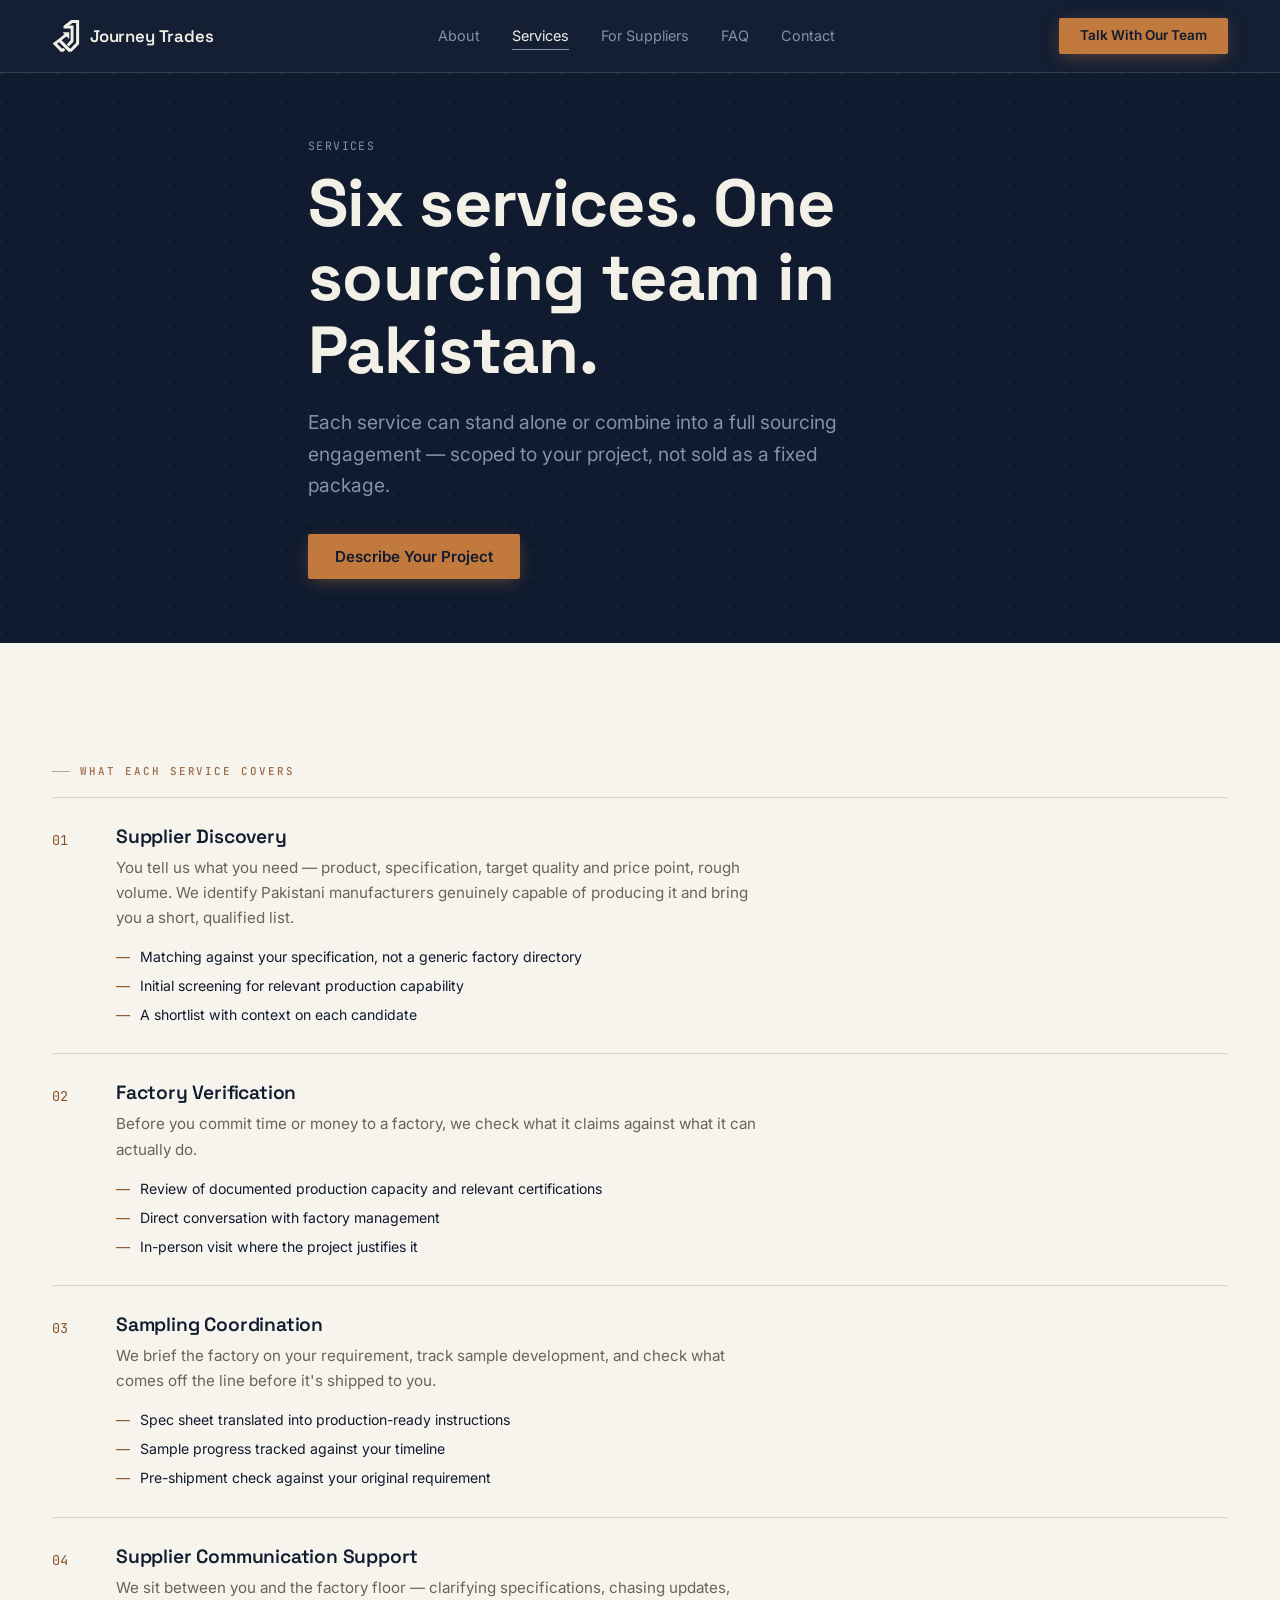
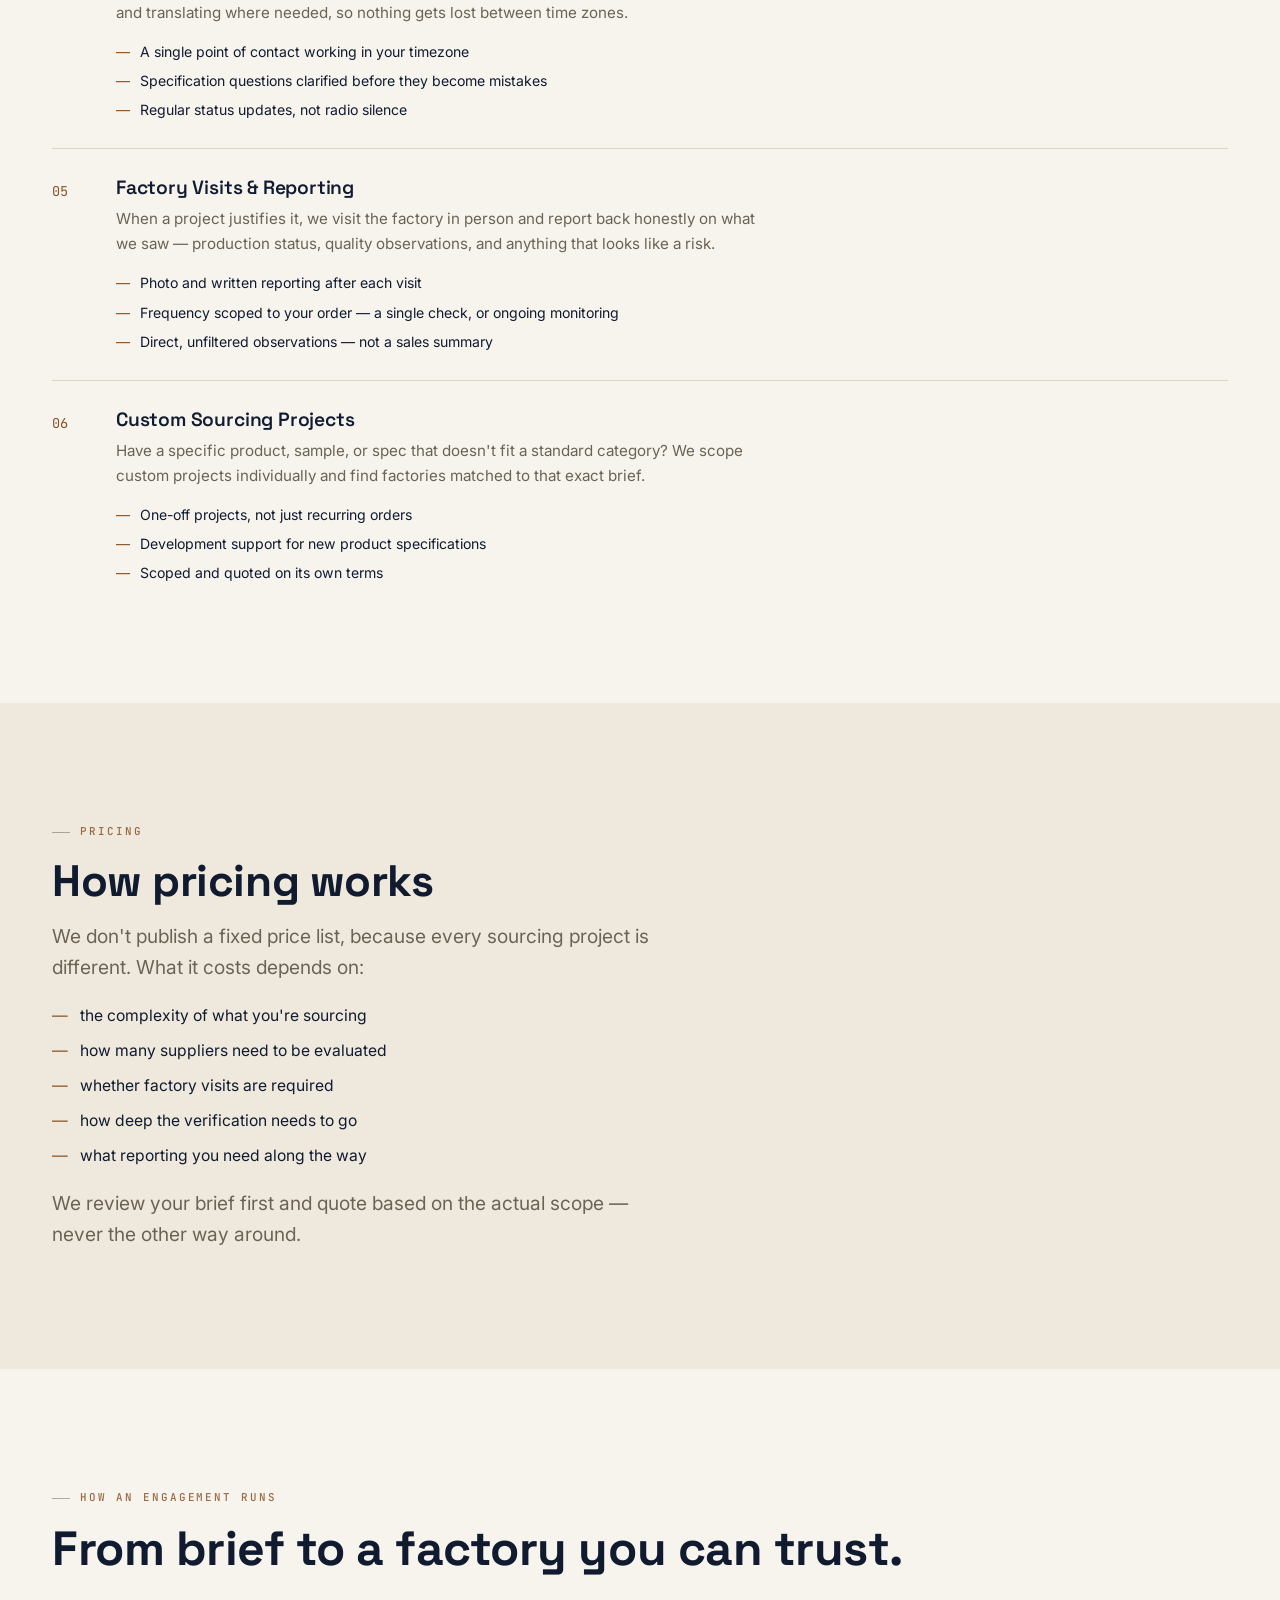
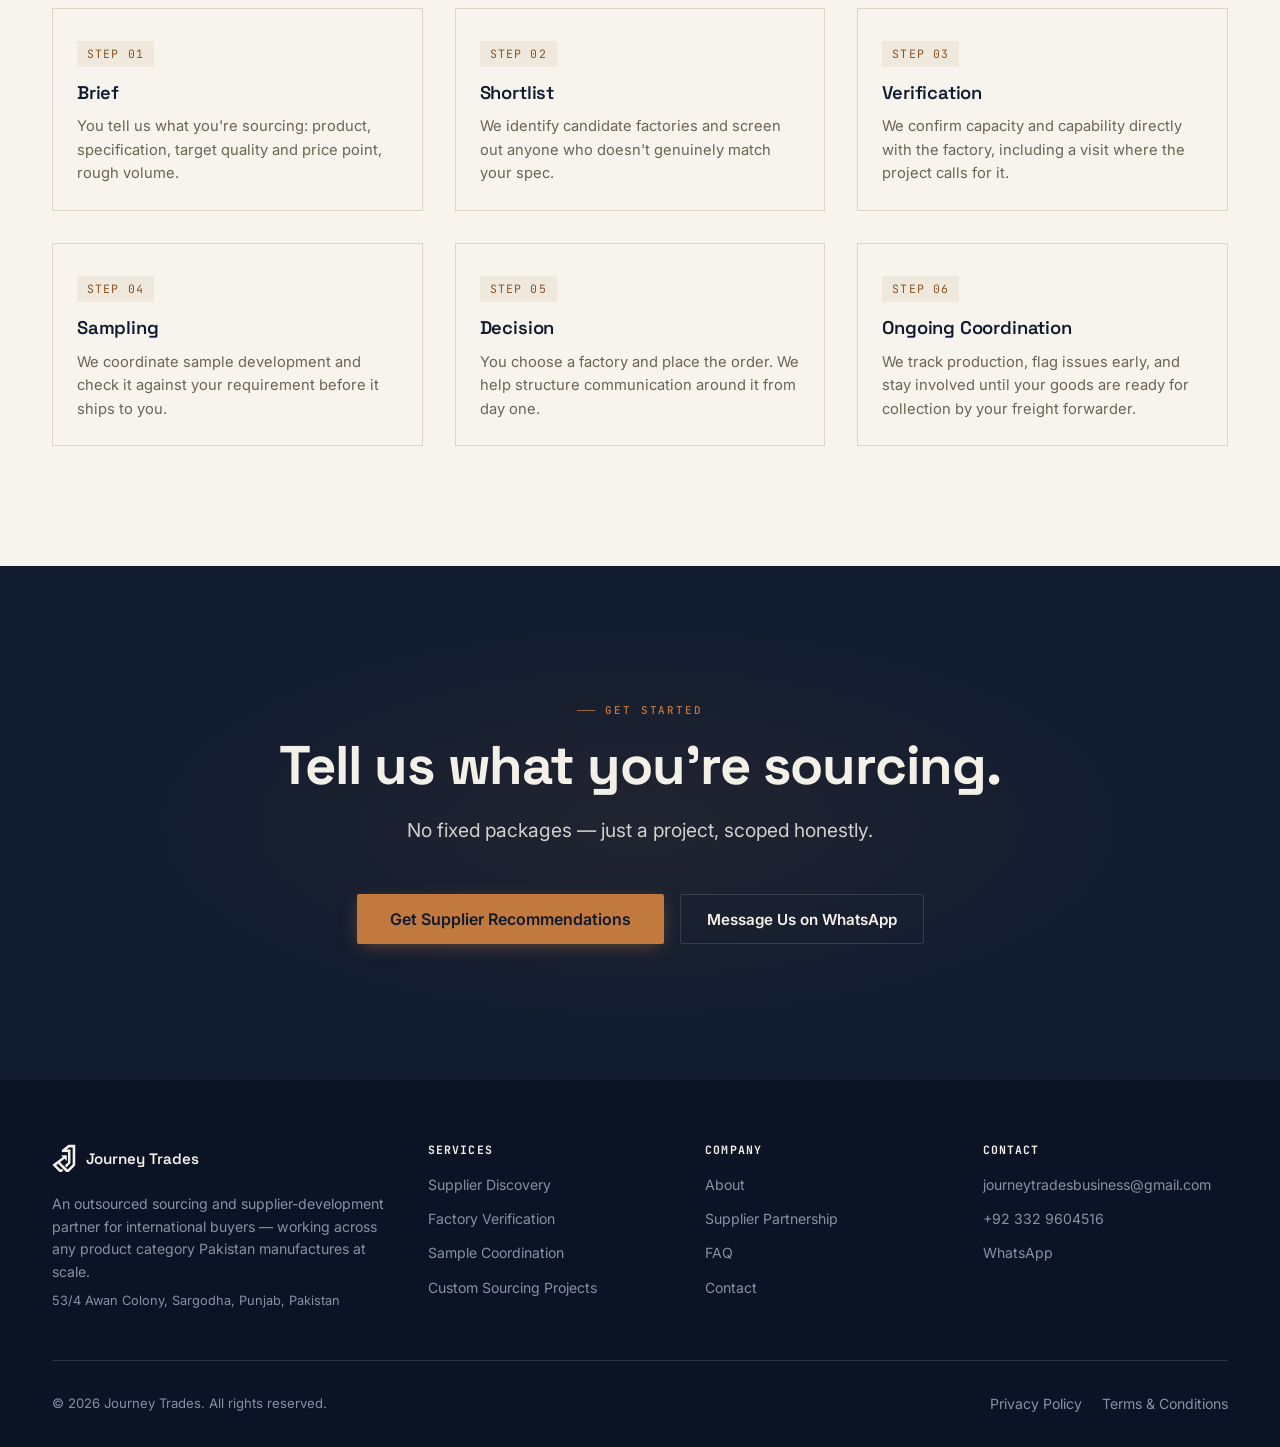
<file: services.html>
<!DOCTYPE html>
<html lang="en">
<head>
<meta charset="UTF-8">
<meta name="viewport" content="width=device-width, initial-scale=1.0">
<title>Services — Journey Trades</title>
<meta name="description" content="Six sourcing services in Pakistan: supplier discovery, factory verification, sampling coordination, communication support, factory visits, and custom sourcing projects.">
<link rel="preconnect" href="https://fonts.googleapis.com">
<link rel="preconnect" href="https://fonts.gstatic.com" crossorigin>
<link href="https://fonts.googleapis.com/css2?family=Space+Grotesk:wght@500;600;700&family=Inter:wght@400;500;600;700&family=JetBrains+Mono:wght@500;600&display=swap" rel="stylesheet">
<link rel="stylesheet" href="css/style.css">
</head>
<body>

<a href="#main" class="skip-link">Skip to main content</a>

<header>
  <nav class="nav" id="site-nav" aria-label="Main navigation">
    <div class="container nav__inner">
      <a href="/" class="nav__brand" aria-label="Journey Trades — Home">
        <span class="nav__mark" aria-hidden="true"><svg viewBox="381.33 122.94 254.98 306.00" xmlns="http://www.w3.org/2000/svg"><path fill="currentColor" d="M492.219360,255.719696 C487.970673,251.401764 483.965637,247.331940 479.997284,243.299408 C481.773834,241.290131 483.369568,241.736816 484.786346,241.733704 C500.950500,241.697998 517.115051,241.760742 533.278870,241.675629 C536.532776,241.658493 538.229919,242.593063 538.214355,246.176392 C538.138489,263.673279 538.195129,281.170685 538.187622,298.667908 C538.187256,299.475739 538.202148,300.349670 537.248962,300.984955 C535.290833,301.412384 534.532166,299.639404 533.427429,298.526733 C528.144592,293.205994 522.882629,287.864319 517.635010,282.508728 C516.017578,280.857971 514.525269,279.582428 512.106262,281.442688 C497.848846,292.407104 483.533447,303.296173 469.249542,314.226257 C469.011902,314.408142 468.924530,314.786438 468.872314,314.881500 C494.978088,340.527435 521.039734,366.130005 547.777771,392.397064 C550.860657,389.139160 555.244202,384.400482 559.742493,379.773346 C572.284668,366.872040 584.827454,353.970581 597.484985,341.183014 C600.006348,338.635864 601.158508,335.977844 601.152100,332.351929 C601.053955,276.360565 601.016846,220.368958 601.138489,164.377777 C601.148865,159.608215 599.744385,157.890137 594.889404,158.078583 C586.236511,158.414490 577.562073,158.185883 568.896851,158.221893 C567.082275,158.229431 565.195679,157.996155 563.598877,159.205017 C554.478271,166.109589 545.360718,173.018188 536.156189,179.990524 C537.889099,181.886978 539.625610,181.592804 541.217590,181.585632 C551.380310,181.539932 561.548218,181.598801 571.702759,181.267838 C575.767700,181.135345 577.372253,182.289490 577.363159,186.539581 C577.265991,232.199249 577.288330,277.859222 577.348022,323.519012 C577.351562,326.256561 576.355835,328.283813 574.530151,330.162781 C562.570923,342.470795 550.576233,354.745850 538.759583,367.189697 C536.109314,369.980621 534.418335,369.785675 531.954956,367.059418 C528.161133,362.860901 524.103699,358.885468 519.976135,355.009216 C517.406128,352.595734 517.024597,350.875061 519.827148,348.115173 C529.203430,338.881683 538.237244,329.301453 547.532532,319.984039 C549.837402,317.673645 550.729797,315.225372 550.720886,311.995819 C550.630432,279.167633 550.588562,246.338837 550.731201,213.511063 C550.749634,209.265808 549.271851,208.119171 545.238403,208.156525 C527.575867,208.320053 509.909210,208.088135 492.248108,208.314621 C487.396088,208.376831 485.508484,207.134674 485.556122,201.903229 C485.714783,184.478241 485.535400,184.493973 499.542938,173.908081 C517.348938,160.451614 535.152893,146.992111 552.895752,133.452637 C555.155579,131.728149 557.503235,130.980072 560.276611,130.983826 C581.106812,131.011978 601.937317,131.055344 622.766968,130.943924 C626.807556,130.922302 628.318054,132.323074 628.312683,136.488327 C628.223572,205.811172 628.248474,275.134186 628.276550,344.457153 C628.277588,346.911621 627.695251,348.962250 625.915466,350.777222 C604.217590,372.904419 582.559082,395.070221 560.886902,417.222687 C560.538513,417.578796 560.169983,417.923492 559.772217,418.221985 C554.971069,421.824646 533.644470,420.338440 529.401917,416.060669 C503.236969,389.678223 477.083954,363.283936 450.935394,336.885254 C445.846863,331.748047 445.846344,331.707733 440.229309,335.979370 C436.121277,339.103455 432.063232,342.293457 428.000671,345.476746 C427.767517,345.659454 427.695007,346.047119 427.432037,346.569000 C443.109436,361.708893 458.841797,376.901855 474.966919,392.474121 C476.721710,391.483978 478.832550,388.628113 481.294250,386.196716 C483.282410,384.233093 484.864899,384.271484 486.775757,386.243256 C491.181244,390.789246 495.623444,395.303986 500.180634,399.696655 C502.305176,401.744446 502.652954,403.499542 500.231781,405.450317 C499.845337,405.761688 499.527985,406.159149 499.180969,406.518982 C485.274841,420.939636 485.276093,420.915375 465.383636,419.879028 C462.577545,419.732819 460.314514,418.886597 458.288696,416.833862 C435.349701,393.589966 412.379608,370.376526 389.334137,347.238281 C386.774902,344.668762 386.963837,343.059631 389.784821,340.916809 C418.702850,318.951202 447.563599,296.910217 476.432800,274.880371 C482.764526,270.048645 489.066345,265.177734 495.222076,260.447754 C495.000000,258.157471 493.479034,257.229156 492.219360,255.719696 z"/></svg></span>
        <span class="nav__wordmark">Journey Trades</span>
      </a>
      <ul class="nav__links" role="list">
        <li><a href="/about" class="nav__link">About</a></li>
        <li><a href="/services" class="nav__link" aria-current="page">Services</a></li>
        <li><a href="/suppliers" class="nav__link">For Suppliers</a></li>
        <li><a href="/faq" class="nav__link">FAQ</a></li>
        <li><a href="/contact" class="nav__link">Contact</a></li>
      </ul>
      <div class="nav__actions">
        <a href="/contact" class="btn btn--copper nav__cta">Talk With Our Team</a>
        <button class="nav__toggle" id="menu-toggle" aria-expanded="false" aria-controls="mobile-menu" aria-label="Open navigation menu">
          <span class="nav__toggle-bar"></span><span class="nav__toggle-bar"></span><span class="nav__toggle-bar"></span>
        </button>
      </div>
    </div>
    </nav>
    <div class="nav__mobile" id="mobile-menu" aria-hidden="true">
      <ul class="nav__mobile-links" role="list">
        <li><a href="/about" class="nav__mobile-link">About</a></li>
        <li><a href="/services" class="nav__mobile-link" aria-current="page">Services</a></li>
        <li><a href="/suppliers" class="nav__mobile-link">For Suppliers</a></li>
        <li><a href="/faq" class="nav__mobile-link">FAQ</a></li>
        <li><a href="/contact" class="nav__mobile-link">Contact</a></li>
      </ul>
      <a href="/contact" class="btn btn--copper nav__mobile-cta">Talk With Our Team</a>
    </div>
</header>

<main id="main">

  <!-- PAGE HEADER -->
  <section class="page-header">
    <div class="container page-header__inner">
      <div class="page-header__kicker">Services</div>
      <h1 class="page-header__title">Six services. One sourcing team in Pakistan.</h1>
      <p class="page-header__lead">Each service can stand alone or combine into a full sourcing engagement — scoped to your project, not sold as a fixed package.</p>
      <div class="page-header__actions">
        <a href="/contact" class="btn btn--copper">Describe Your Project</a>
      </div>
    </div>
  </section>

  <!-- WHAT EACH SERVICE COVERS -->
  <section class="section">
    <div class="container">
      <div class="fade-up" style="margin-bottom:var(--space-8);">
        <div class="eyebrow eyebrow--dark">What each service covers</div>
      </div>

      <div class="detail fade-up">
        <span class="detail__num">01</span>
        <div>
          <h3 class="detail__name">Supplier Discovery</h3>
          <p class="detail__desc">You tell us what you need — product, specification, target quality and price point, rough volume. We identify Pakistani manufacturers genuinely capable of producing it and bring you a short, qualified list.</p>
          <div class="detail__points">
            <span class="detail__point">Matching against your specification, not a generic factory directory</span>
            <span class="detail__point">Initial screening for relevant production capability</span>
            <span class="detail__point">A shortlist with context on each candidate</span>
          </div>
        </div>
      </div>

      <div class="detail fade-up">
        <span class="detail__num">02</span>
        <div>
          <h3 class="detail__name">Factory Verification</h3>
          <p class="detail__desc">Before you commit time or money to a factory, we check what it claims against what it can actually do.</p>
          <div class="detail__points">
            <span class="detail__point">Review of documented production capacity and relevant certifications</span>
            <span class="detail__point">Direct conversation with factory management</span>
            <span class="detail__point">In-person visit where the project justifies it</span>
          </div>
        </div>
      </div>

      <div class="detail fade-up">
        <span class="detail__num">03</span>
        <div>
          <h3 class="detail__name">Sampling Coordination</h3>
          <p class="detail__desc">We brief the factory on your requirement, track sample development, and check what comes off the line before it's shipped to you.</p>
          <div class="detail__points">
            <span class="detail__point">Spec sheet translated into production-ready instructions</span>
            <span class="detail__point">Sample progress tracked against your timeline</span>
            <span class="detail__point">Pre-shipment check against your original requirement</span>
          </div>
        </div>
      </div>

      <div class="detail fade-up">
        <span class="detail__num">04</span>
        <div>
          <h3 class="detail__name">Supplier Communication Support</h3>
          <p class="detail__desc">We sit between you and the factory floor — clarifying specifications, chasing updates, and translating where needed, so nothing gets lost between time zones.</p>
          <div class="detail__points">
            <span class="detail__point">A single point of contact working in your timezone</span>
            <span class="detail__point">Specification questions clarified before they become mistakes</span>
            <span class="detail__point">Regular status updates, not radio silence</span>
          </div>
        </div>
      </div>

      <div class="detail fade-up">
        <span class="detail__num">05</span>
        <div>
          <h3 class="detail__name">Factory Visits &amp; Reporting</h3>
          <p class="detail__desc">When a project justifies it, we visit the factory in person and report back honestly on what we saw — production status, quality observations, and anything that looks like a risk.</p>
          <div class="detail__points">
            <span class="detail__point">Photo and written reporting after each visit</span>
            <span class="detail__point">Frequency scoped to your order — a single check, or ongoing monitoring</span>
            <span class="detail__point">Direct, unfiltered observations — not a sales summary</span>
          </div>
        </div>
      </div>

      <div class="detail fade-up">
        <span class="detail__num">06</span>
        <div>
          <h3 class="detail__name">Custom Sourcing Projects</h3>
          <p class="detail__desc">Have a specific product, sample, or spec that doesn't fit a standard category? We scope custom projects individually and find factories matched to that exact brief.</p>
          <div class="detail__points">
            <span class="detail__point">One-off projects, not just recurring orders</span>
            <span class="detail__point">Development support for new product specifications</span>
            <span class="detail__point">Scoped and quoted on its own terms</span>
          </div>
        </div>
      </div>
    </div>
  </section>

  <!-- PRICING -->
  <section class="section markets">
    <div class="container">
      <div class="fade-up" style="max-width:38rem;">
        <div class="eyebrow eyebrow--dark">Pricing</div>
        <h2 class="markets__title">How pricing works</h2>
        <p class="markets__sub">We don't publish a fixed price list, because every sourcing project is different. What it costs depends on:</p>
        <ul class="factor-list">
          <li>the complexity of what you're sourcing</li>
          <li>how many suppliers need to be evaluated</li>
          <li>whether factory visits are required</li>
          <li>how deep the verification needs to go</li>
          <li>what reporting you need along the way</li>
        </ul>
        <p class="markets__sub" style="margin-top:var(--space-20);">We review your brief first and quote based on the actual scope — never the other way around.</p>
      </div>
    </div>
  </section>

  <!-- HOW AN ENGAGEMENT RUNS -->
  <section class="section">
    <div class="container">
      <div class="fade-up">
        <div class="eyebrow eyebrow--dark">How an engagement runs</div>
        <h2 class="section-head__title" style="margin-bottom:0;">From brief to a factory you can trust.</h2>
      </div>
      <div class="process__steps process__steps--six">
        <div class="step fade-up"><span class="step__num">STEP 01</span><h3 class="step__name">Brief</h3><p class="step__desc">You tell us what you're sourcing: product, specification, target quality and price point, rough volume.</p></div>
        <div class="step fade-up" style="transition-delay:60ms"><span class="step__num">STEP 02</span><h3 class="step__name">Shortlist</h3><p class="step__desc">We identify candidate factories and screen out anyone who doesn't genuinely match your spec.</p></div>
        <div class="step fade-up" style="transition-delay:120ms"><span class="step__num">STEP 03</span><h3 class="step__name">Verification</h3><p class="step__desc">We confirm capacity and capability directly with the factory, including a visit where the project calls for it.</p></div>
        <div class="step fade-up" style="transition-delay:180ms"><span class="step__num">STEP 04</span><h3 class="step__name">Sampling</h3><p class="step__desc">We coordinate sample development and check it against your requirement before it ships to you.</p></div>
        <div class="step fade-up" style="transition-delay:240ms"><span class="step__num">STEP 05</span><h3 class="step__name">Decision</h3><p class="step__desc">You choose a factory and place the order. We help structure communication around it from day one.</p></div>
        <div class="step fade-up" style="transition-delay:300ms"><span class="step__num">STEP 06</span><h3 class="step__name">Ongoing Coordination</h3><p class="step__desc">We track production, flag issues early, and stay involved until your goods are ready for collection by your freight forwarder.</p></div>
      </div>
    </div>
  </section>

  <!-- CTA -->
  <section class="section cta">
    <div class="container fade-up">
      <div class="eyebrow" style="justify-content:center;">Get started</div>
      <h2 class="cta__title">Tell us what you're sourcing.</h2>
      <p class="cta__sub">No fixed packages — just a project, scoped honestly.</p>
      <div class="cta__actions">
        <a href="/contact" class="btn btn--copper">Get Supplier Recommendations</a>
        <a href="https://wa.me/923329604516" class="btn btn--outline-light" target="_blank" rel="noopener">Message Us on WhatsApp</a>
      </div>
    </div>
  </section>

</main>

<footer class="footer">
  <div class="container">
    <div class="footer__inner">
      <div>
        <a href="/" class="footer__mark">
          <span class="footer__mark-icon"><svg viewBox="381.33 122.94 254.98 306.00" xmlns="http://www.w3.org/2000/svg"><path fill="currentColor" d="M492.219360,255.719696 C487.970673,251.401764 483.965637,247.331940 479.997284,243.299408 C481.773834,241.290131 483.369568,241.736816 484.786346,241.733704 C500.950500,241.697998 517.115051,241.760742 533.278870,241.675629 C536.532776,241.658493 538.229919,242.593063 538.214355,246.176392 C538.138489,263.673279 538.195129,281.170685 538.187622,298.667908 C538.187256,299.475739 538.202148,300.349670 537.248962,300.984955 C535.290833,301.412384 534.532166,299.639404 533.427429,298.526733 C528.144592,293.205994 522.882629,287.864319 517.635010,282.508728 C516.017578,280.857971 514.525269,279.582428 512.106262,281.442688 C497.848846,292.407104 483.533447,303.296173 469.249542,314.226257 C469.011902,314.408142 468.924530,314.786438 468.872314,314.881500 C494.978088,340.527435 521.039734,366.130005 547.777771,392.397064 C550.860657,389.139160 555.244202,384.400482 559.742493,379.773346 C572.284668,366.872040 584.827454,353.970581 597.484985,341.183014 C600.006348,338.635864 601.158508,335.977844 601.152100,332.351929 C601.053955,276.360565 601.016846,220.368958 601.138489,164.377777 C601.148865,159.608215 599.744385,157.890137 594.889404,158.078583 C586.236511,158.414490 577.562073,158.185883 568.896851,158.221893 C567.082275,158.229431 565.195679,157.996155 563.598877,159.205017 C554.478271,166.109589 545.360718,173.018188 536.156189,179.990524 C537.889099,181.886978 539.625610,181.592804 541.217590,181.585632 C551.380310,181.539932 561.548218,181.598801 571.702759,181.267838 C575.767700,181.135345 577.372253,182.289490 577.363159,186.539581 C577.265991,232.199249 577.288330,277.859222 577.348022,323.519012 C577.351562,326.256561 576.355835,328.283813 574.530151,330.162781 C562.570923,342.470795 550.576233,354.745850 538.759583,367.189697 C536.109314,369.980621 534.418335,369.785675 531.954956,367.059418 C528.161133,362.860901 524.103699,358.885468 519.976135,355.009216 C517.406128,352.595734 517.024597,350.875061 519.827148,348.115173 C529.203430,338.881683 538.237244,329.301453 547.532532,319.984039 C549.837402,317.673645 550.729797,315.225372 550.720886,311.995819 C550.630432,279.167633 550.588562,246.338837 550.731201,213.511063 C550.749634,209.265808 549.271851,208.119171 545.238403,208.156525 C527.575867,208.320053 509.909210,208.088135 492.248108,208.314621 C487.396088,208.376831 485.508484,207.134674 485.556122,201.903229 C485.714783,184.478241 485.535400,184.493973 499.542938,173.908081 C517.348938,160.451614 535.152893,146.992111 552.895752,133.452637 C555.155579,131.728149 557.503235,130.980072 560.276611,130.983826 C581.106812,131.011978 601.937317,131.055344 622.766968,130.943924 C626.807556,130.922302 628.318054,132.323074 628.312683,136.488327 C628.223572,205.811172 628.248474,275.134186 628.276550,344.457153 C628.277588,346.911621 627.695251,348.962250 625.915466,350.777222 C604.217590,372.904419 582.559082,395.070221 560.886902,417.222687 C560.538513,417.578796 560.169983,417.923492 559.772217,418.221985 C554.971069,421.824646 533.644470,420.338440 529.401917,416.060669 C503.236969,389.678223 477.083954,363.283936 450.935394,336.885254 C445.846863,331.748047 445.846344,331.707733 440.229309,335.979370 C436.121277,339.103455 432.063232,342.293457 428.000671,345.476746 C427.767517,345.659454 427.695007,346.047119 427.432037,346.569000 C443.109436,361.708893 458.841797,376.901855 474.966919,392.474121 C476.721710,391.483978 478.832550,388.628113 481.294250,386.196716 C483.282410,384.233093 484.864899,384.271484 486.775757,386.243256 C491.181244,390.789246 495.623444,395.303986 500.180634,399.696655 C502.305176,401.744446 502.652954,403.499542 500.231781,405.450317 C499.845337,405.761688 499.527985,406.159149 499.180969,406.518982 C485.274841,420.939636 485.276093,420.915375 465.383636,419.879028 C462.577545,419.732819 460.314514,418.886597 458.288696,416.833862 C435.349701,393.589966 412.379608,370.376526 389.334137,347.238281 C386.774902,344.668762 386.963837,343.059631 389.784821,340.916809 C418.702850,318.951202 447.563599,296.910217 476.432800,274.880371 C482.764526,270.048645 489.066345,265.177734 495.222076,260.447754 C495.000000,258.157471 493.479034,257.229156 492.219360,255.719696 z"/></svg></span>
          <span class="footer__wordmark">Journey Trades</span>
        </a>
        <p class="footer__tagline">An outsourced sourcing and supplier-development partner for international buyers — working across any product category Pakistan manufactures at scale.</p>
        <p class="footer__tagline" style="margin-top:8px; font-size:0.8rem;">53/4 Awan Colony, Sargodha, Punjab, Pakistan</p>
      </div>
      <nav class="footer__col" aria-label="Services">
        <h3 class="footer__col-title">Services</h3>
        <ul class="footer__links" role="list">
          <li><a href="/services" class="footer__link">Supplier Discovery</a></li>
          <li><a href="/services" class="footer__link">Factory Verification</a></li>
          <li><a href="/services" class="footer__link">Sample Coordination</a></li>
          <li><a href="/services" class="footer__link">Custom Sourcing Projects</a></li>
        </ul>
      </nav>
      <nav class="footer__col" aria-label="Company">
        <h3 class="footer__col-title">Company</h3>
        <ul class="footer__links" role="list">
          <li><a href="/about" class="footer__link">About</a></li>
          <li><a href="/suppliers" class="footer__link">Supplier Partnership</a></li>
          <li><a href="/faq" class="footer__link">FAQ</a></li>
          <li><a href="/contact" class="footer__link">Contact</a></li>
        </ul>
      </nav>
      <div class="footer__col">
        <h3 class="footer__col-title">Contact</h3>
        <ul class="footer__links" role="list">
          <li><a href="mailto:journeytradesbusiness@gmail.com" class="footer__link">journeytradesbusiness@gmail.com</a></li>
          <li><a href="tel:+923329604516" class="footer__link">+92 332 9604516</a></li>
          <li><a href="https://wa.me/923329604516" class="footer__link" target="_blank" rel="noopener">WhatsApp</a></li>
        </ul>
      </div>
    </div>
    <hr class="footer__divider">
    <div class="footer__bottom">
      <p>&copy; <span id="footer-year">2026</span> Journey Trades. All rights reserved.</p>
      <nav class="footer__legal-links" aria-label="Legal">
        <a href="/privacy" class="footer__link">Privacy Policy</a>
        <a href="/terms" class="footer__link">Terms &amp; Conditions</a>
      </nav>
    </div>
  </div>
</footer>

<script src="js/main.js"></script>
</body>
</html>
</file>
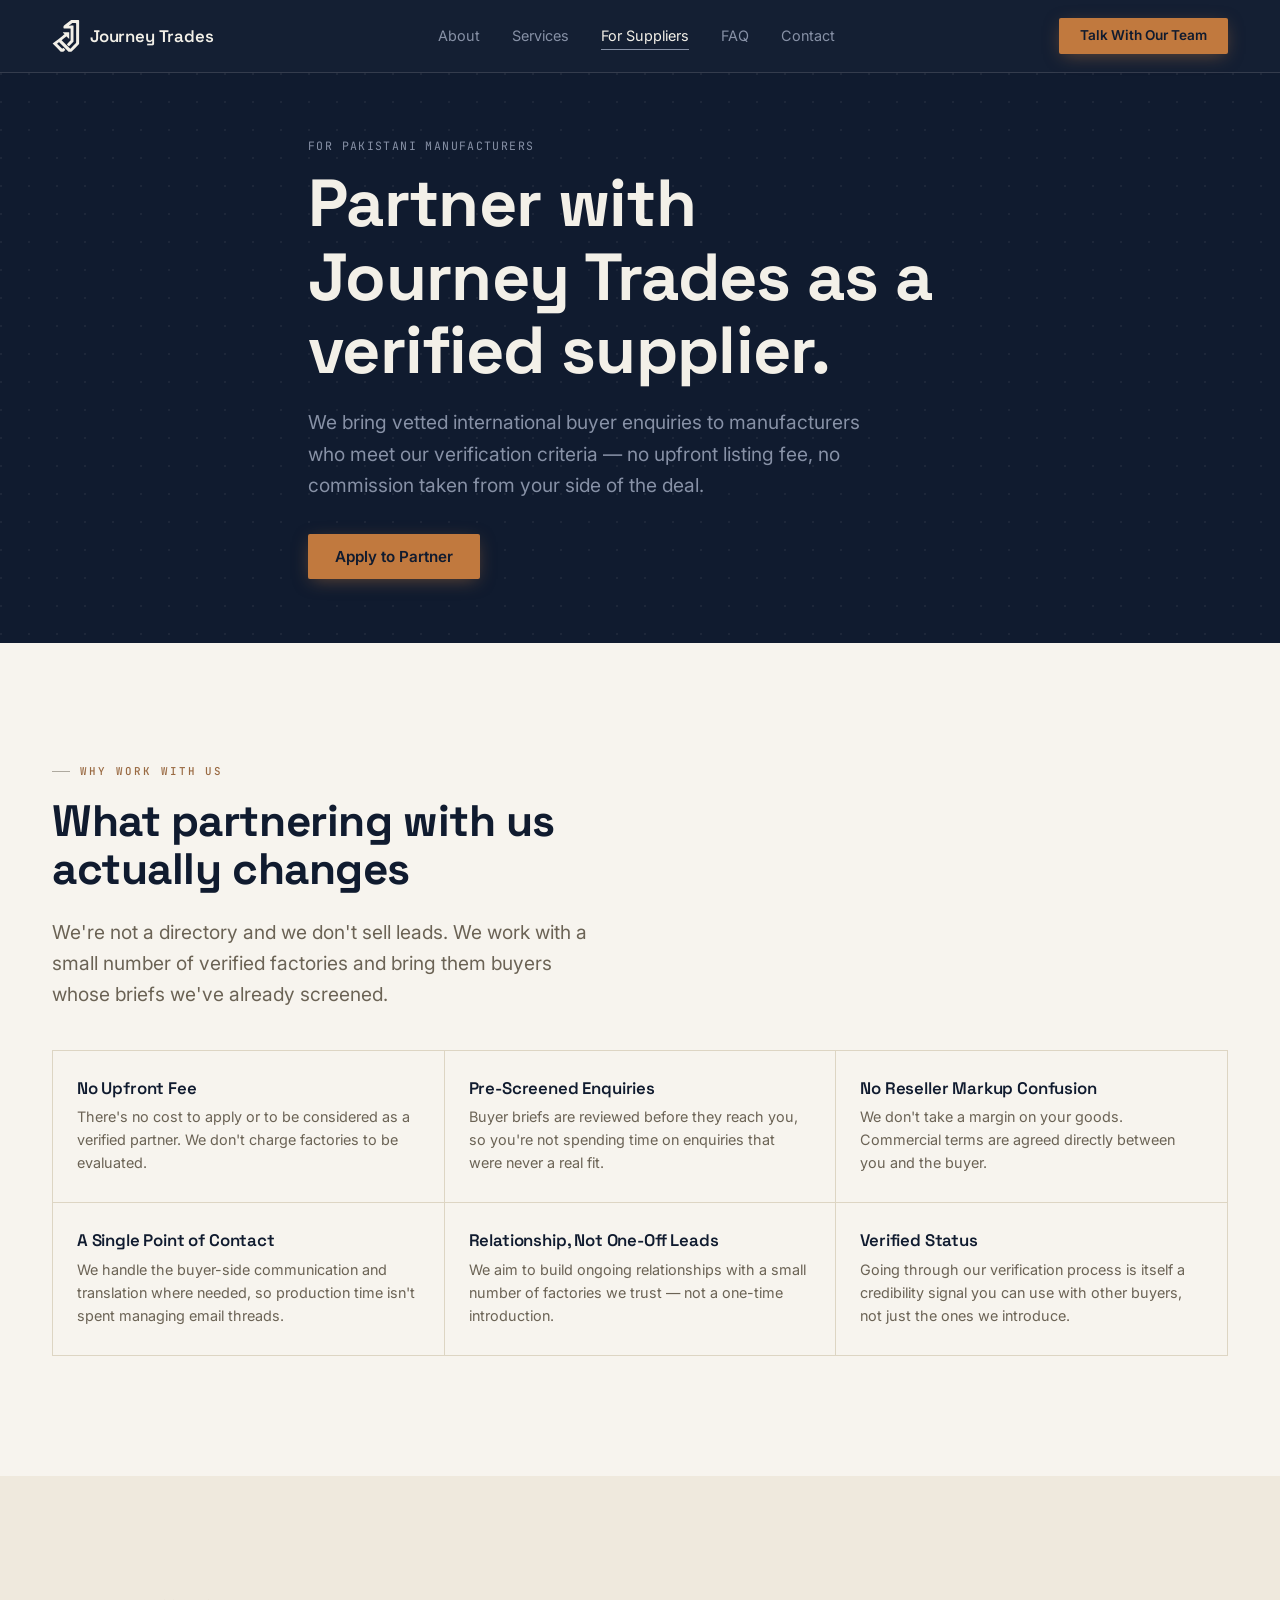
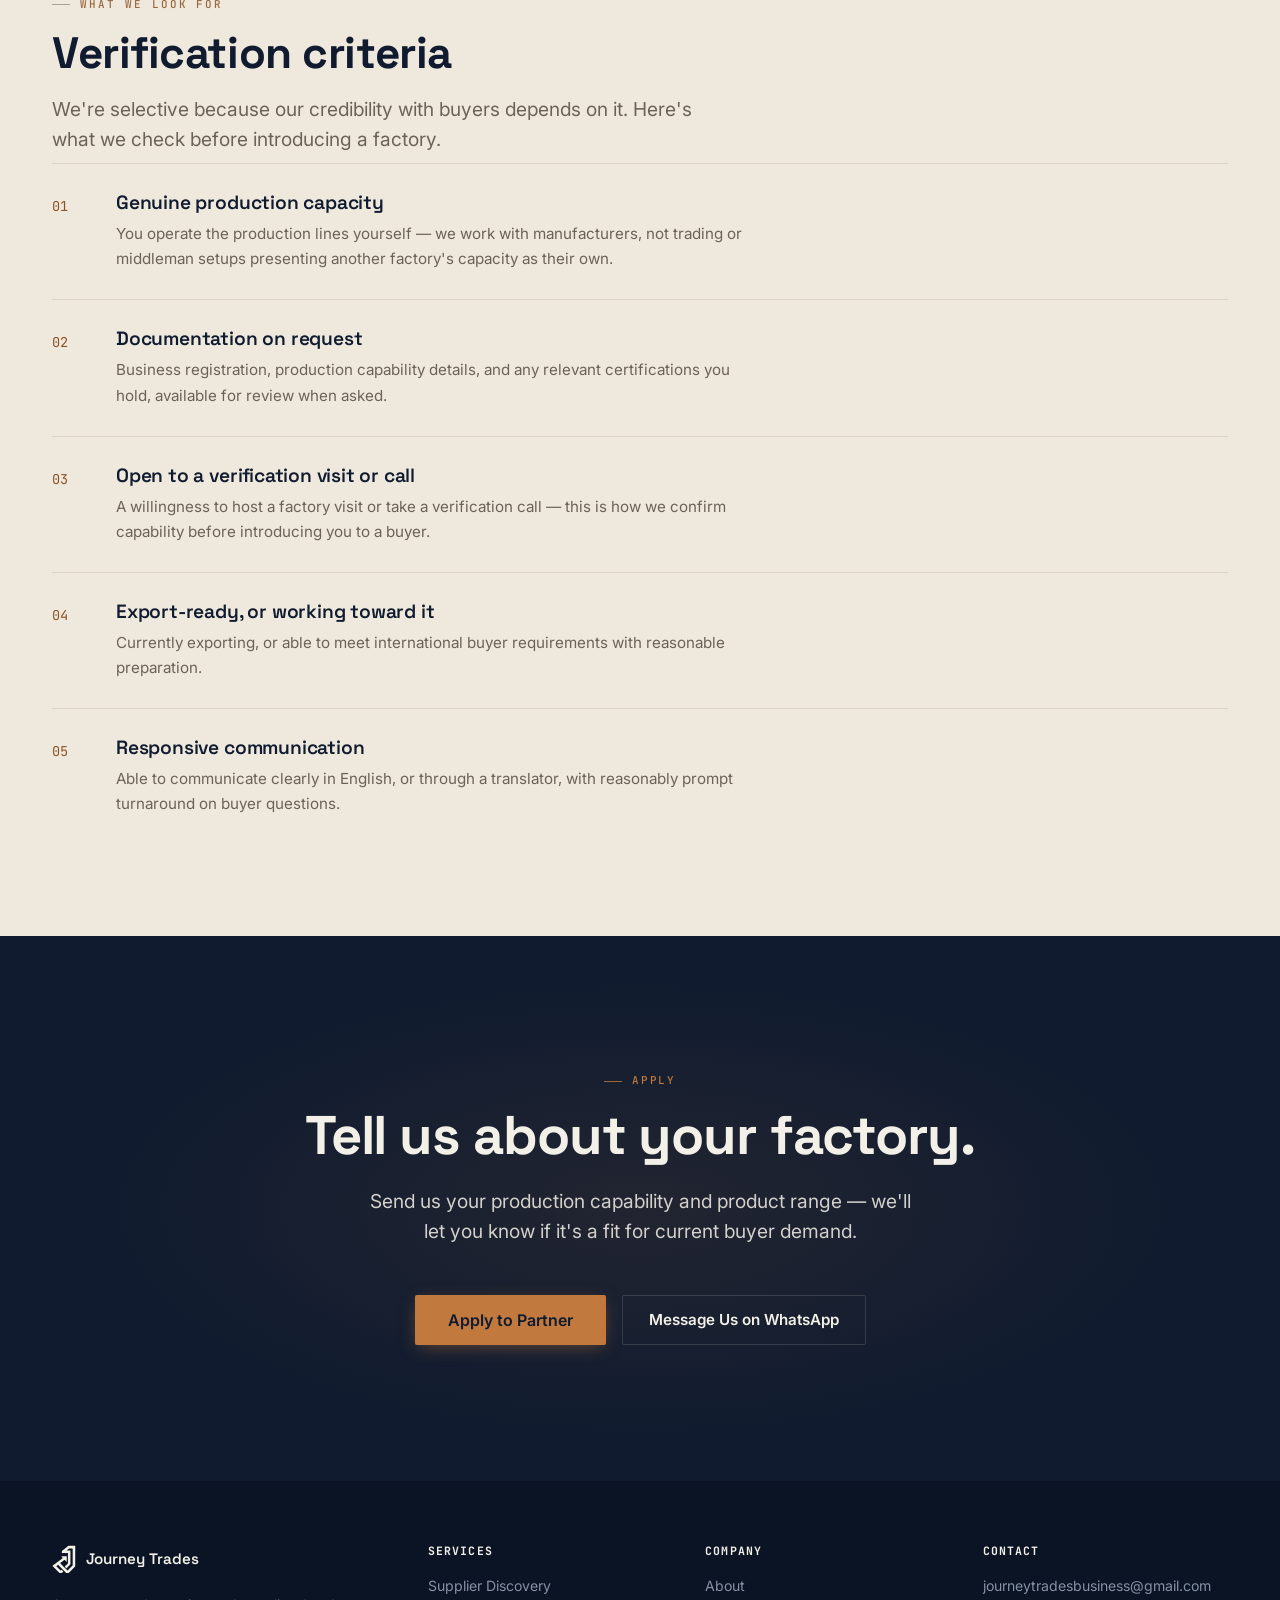
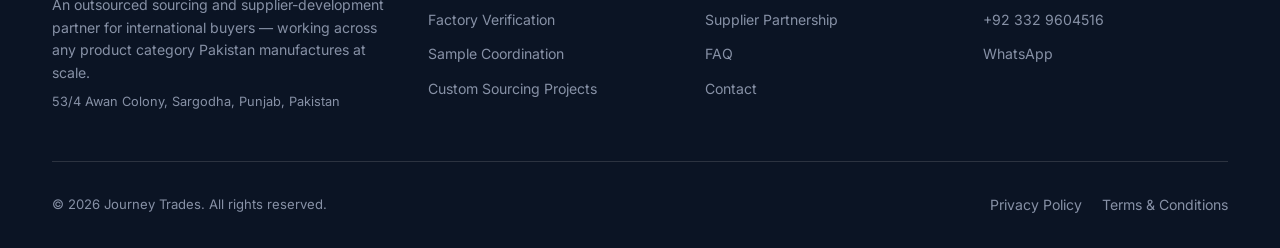
<file: suppliers.html>
<!DOCTYPE html>
<html lang="en">
<head>
<meta charset="UTF-8">
<meta name="viewport" content="width=device-width, initial-scale=1.0">
<title>For Suppliers — Journey Trades</title>
<meta name="description" content="Partner with Journey Trades as a verified Pakistani manufacturer. No upfront fee, no reseller markup, pre-screened international buyer enquiries.">
<link rel="preconnect" href="https://fonts.googleapis.com">
<link rel="preconnect" href="https://fonts.gstatic.com" crossorigin>
<link href="https://fonts.googleapis.com/css2?family=Space+Grotesk:wght@500;600;700&family=Inter:wght@400;500;600;700&family=JetBrains+Mono:wght@500;600&display=swap" rel="stylesheet">
<link rel="stylesheet" href="css/style.css">
</head>
<body>

<a href="#main" class="skip-link">Skip to main content</a>

<header>
  <nav class="nav" id="site-nav" aria-label="Main navigation">
    <div class="container nav__inner">
      <a href="/" class="nav__brand" aria-label="Journey Trades — Home">
        <span class="nav__mark" aria-hidden="true"><svg viewBox="381.33 122.94 254.98 306.00" xmlns="http://www.w3.org/2000/svg"><path fill="currentColor" d="M492.219360,255.719696 C487.970673,251.401764 483.965637,247.331940 479.997284,243.299408 C481.773834,241.290131 483.369568,241.736816 484.786346,241.733704 C500.950500,241.697998 517.115051,241.760742 533.278870,241.675629 C536.532776,241.658493 538.229919,242.593063 538.214355,246.176392 C538.138489,263.673279 538.195129,281.170685 538.187622,298.667908 C538.187256,299.475739 538.202148,300.349670 537.248962,300.984955 C535.290833,301.412384 534.532166,299.639404 533.427429,298.526733 C528.144592,293.205994 522.882629,287.864319 517.635010,282.508728 C516.017578,280.857971 514.525269,279.582428 512.106262,281.442688 C497.848846,292.407104 483.533447,303.296173 469.249542,314.226257 C469.011902,314.408142 468.924530,314.786438 468.872314,314.881500 C494.978088,340.527435 521.039734,366.130005 547.777771,392.397064 C550.860657,389.139160 555.244202,384.400482 559.742493,379.773346 C572.284668,366.872040 584.827454,353.970581 597.484985,341.183014 C600.006348,338.635864 601.158508,335.977844 601.152100,332.351929 C601.053955,276.360565 601.016846,220.368958 601.138489,164.377777 C601.148865,159.608215 599.744385,157.890137 594.889404,158.078583 C586.236511,158.414490 577.562073,158.185883 568.896851,158.221893 C567.082275,158.229431 565.195679,157.996155 563.598877,159.205017 C554.478271,166.109589 545.360718,173.018188 536.156189,179.990524 C537.889099,181.886978 539.625610,181.592804 541.217590,181.585632 C551.380310,181.539932 561.548218,181.598801 571.702759,181.267838 C575.767700,181.135345 577.372253,182.289490 577.363159,186.539581 C577.265991,232.199249 577.288330,277.859222 577.348022,323.519012 C577.351562,326.256561 576.355835,328.283813 574.530151,330.162781 C562.570923,342.470795 550.576233,354.745850 538.759583,367.189697 C536.109314,369.980621 534.418335,369.785675 531.954956,367.059418 C528.161133,362.860901 524.103699,358.885468 519.976135,355.009216 C517.406128,352.595734 517.024597,350.875061 519.827148,348.115173 C529.203430,338.881683 538.237244,329.301453 547.532532,319.984039 C549.837402,317.673645 550.729797,315.225372 550.720886,311.995819 C550.630432,279.167633 550.588562,246.338837 550.731201,213.511063 C550.749634,209.265808 549.271851,208.119171 545.238403,208.156525 C527.575867,208.320053 509.909210,208.088135 492.248108,208.314621 C487.396088,208.376831 485.508484,207.134674 485.556122,201.903229 C485.714783,184.478241 485.535400,184.493973 499.542938,173.908081 C517.348938,160.451614 535.152893,146.992111 552.895752,133.452637 C555.155579,131.728149 557.503235,130.980072 560.276611,130.983826 C581.106812,131.011978 601.937317,131.055344 622.766968,130.943924 C626.807556,130.922302 628.318054,132.323074 628.312683,136.488327 C628.223572,205.811172 628.248474,275.134186 628.276550,344.457153 C628.277588,346.911621 627.695251,348.962250 625.915466,350.777222 C604.217590,372.904419 582.559082,395.070221 560.886902,417.222687 C560.538513,417.578796 560.169983,417.923492 559.772217,418.221985 C554.971069,421.824646 533.644470,420.338440 529.401917,416.060669 C503.236969,389.678223 477.083954,363.283936 450.935394,336.885254 C445.846863,331.748047 445.846344,331.707733 440.229309,335.979370 C436.121277,339.103455 432.063232,342.293457 428.000671,345.476746 C427.767517,345.659454 427.695007,346.047119 427.432037,346.569000 C443.109436,361.708893 458.841797,376.901855 474.966919,392.474121 C476.721710,391.483978 478.832550,388.628113 481.294250,386.196716 C483.282410,384.233093 484.864899,384.271484 486.775757,386.243256 C491.181244,390.789246 495.623444,395.303986 500.180634,399.696655 C502.305176,401.744446 502.652954,403.499542 500.231781,405.450317 C499.845337,405.761688 499.527985,406.159149 499.180969,406.518982 C485.274841,420.939636 485.276093,420.915375 465.383636,419.879028 C462.577545,419.732819 460.314514,418.886597 458.288696,416.833862 C435.349701,393.589966 412.379608,370.376526 389.334137,347.238281 C386.774902,344.668762 386.963837,343.059631 389.784821,340.916809 C418.702850,318.951202 447.563599,296.910217 476.432800,274.880371 C482.764526,270.048645 489.066345,265.177734 495.222076,260.447754 C495.000000,258.157471 493.479034,257.229156 492.219360,255.719696 z"/></svg></span>
        <span class="nav__wordmark">Journey Trades</span>
      </a>
      <ul class="nav__links" role="list">
        <li><a href="/about" class="nav__link">About</a></li>
        <li><a href="/services" class="nav__link">Services</a></li>
        <li><a href="/suppliers" class="nav__link" aria-current="page">For Suppliers</a></li>
        <li><a href="/faq" class="nav__link">FAQ</a></li>
        <li><a href="/contact" class="nav__link">Contact</a></li>
      </ul>
      <div class="nav__actions">
        <a href="/contact" class="btn btn--copper nav__cta">Talk With Our Team</a>
        <button class="nav__toggle" id="menu-toggle" aria-expanded="false" aria-controls="mobile-menu" aria-label="Open navigation menu">
          <span class="nav__toggle-bar"></span><span class="nav__toggle-bar"></span><span class="nav__toggle-bar"></span>
        </button>
      </div>
    </div>
    </nav>
    <div class="nav__mobile" id="mobile-menu" aria-hidden="true">
      <ul class="nav__mobile-links" role="list">
        <li><a href="/about" class="nav__mobile-link">About</a></li>
        <li><a href="/services" class="nav__mobile-link">Services</a></li>
        <li><a href="/suppliers" class="nav__mobile-link" aria-current="page">For Suppliers</a></li>
        <li><a href="/faq" class="nav__mobile-link">FAQ</a></li>
        <li><a href="/contact" class="nav__mobile-link">Contact</a></li>
      </ul>
      <a href="/contact" class="btn btn--copper nav__mobile-cta">Talk With Our Team</a>
    </div>
</header>

<main id="main">

  <!-- PAGE HEADER -->
  <section class="page-header">
    <div class="container page-header__inner">
      <div class="page-header__kicker">For Pakistani Manufacturers</div>
      <h1 class="page-header__title">Partner with Journey Trades as a verified supplier.</h1>
      <p class="page-header__lead">We bring vetted international buyer enquiries to manufacturers who meet our verification criteria — no upfront listing fee, no commission taken from your side of the deal.</p>
      <div class="page-header__actions">
        <a href="/contact" class="btn btn--copper">Apply to Partner</a>
      </div>
    </div>
  </section>

  <!-- WHY WORK WITH US -->
  <section class="section">
    <div class="container">
      <div class="fade-up" style="max-width:40rem; margin-bottom:var(--space-40);">
        <div class="eyebrow eyebrow--dark">Why work with us</div>
        <h2 class="challenge__title">What partnering with us actually changes</h2>
        <p class="challenge__body" style="margin-top:var(--space-16);">We're not a directory and we don't sell leads. We work with a small number of verified factories and bring them buyers whose briefs we've already screened.</p>
      </div>
      <div class="value-grid value-grid--three">
        <div class="value-card fade-up"><h3 class="value-card__name">No Upfront Fee</h3><p class="value-card__desc">There's no cost to apply or to be considered as a verified partner. We don't charge factories to be evaluated.</p></div>
        <div class="value-card fade-up" style="transition-delay:60ms"><h3 class="value-card__name">Pre-Screened Enquiries</h3><p class="value-card__desc">Buyer briefs are reviewed before they reach you, so you're not spending time on enquiries that were never a real fit.</p></div>
        <div class="value-card fade-up" style="transition-delay:120ms"><h3 class="value-card__name">No Reseller Markup Confusion</h3><p class="value-card__desc">We don't take a margin on your goods. Commercial terms are agreed directly between you and the buyer.</p></div>
        <div class="value-card fade-up" style="transition-delay:180ms"><h3 class="value-card__name">A Single Point of Contact</h3><p class="value-card__desc">We handle the buyer-side communication and translation where needed, so production time isn't spent managing email threads.</p></div>
        <div class="value-card fade-up" style="transition-delay:240ms"><h3 class="value-card__name">Relationship, Not One-Off Leads</h3><p class="value-card__desc">We aim to build ongoing relationships with a small number of factories we trust — not a one-time introduction.</p></div>
        <div class="value-card fade-up" style="transition-delay:300ms"><h3 class="value-card__name">Verified Status</h3><p class="value-card__desc">Going through our verification process is itself a credibility signal you can use with other buyers, not just the ones we introduce.</p></div>
      </div>
    </div>
  </section>

  <!-- VERIFICATION CRITERIA -->
  <section class="section markets">
    <div class="container">
      <div class="fade-up" style="max-width:40rem; margin-bottom:var(--space-8);">
        <div class="eyebrow eyebrow--dark">What we look for</div>
        <h2 class="markets__title">Verification criteria</h2>
        <p class="markets__sub">We're selective because our credibility with buyers depends on it. Here's what we check before introducing a factory.</p>
      </div>

      <div class="detail fade-up" style="border-top-color:var(--line);">
        <span class="detail__num">01</span>
        <div><h3 class="detail__name">Genuine production capacity</h3><p class="detail__desc" style="margin-bottom:0;">You operate the production lines yourself — we work with manufacturers, not trading or middleman setups presenting another factory's capacity as their own.</p></div>
      </div>
      <div class="detail fade-up" style="border-top-color:var(--line);">
        <span class="detail__num">02</span>
        <div><h3 class="detail__name">Documentation on request</h3><p class="detail__desc" style="margin-bottom:0;">Business registration, production capability details, and any relevant certifications you hold, available for review when asked.</p></div>
      </div>
      <div class="detail fade-up" style="border-top-color:var(--line);">
        <span class="detail__num">03</span>
        <div><h3 class="detail__name">Open to a verification visit or call</h3><p class="detail__desc" style="margin-bottom:0;">A willingness to host a factory visit or take a verification call — this is how we confirm capability before introducing you to a buyer.</p></div>
      </div>
      <div class="detail fade-up" style="border-top-color:var(--line);">
        <span class="detail__num">04</span>
        <div><h3 class="detail__name">Export-ready, or working toward it</h3><p class="detail__desc" style="margin-bottom:0;">Currently exporting, or able to meet international buyer requirements with reasonable preparation.</p></div>
      </div>
      <div class="detail fade-up" style="border-top-color:var(--line);">
        <span class="detail__num">05</span>
        <div><h3 class="detail__name">Responsive communication</h3><p class="detail__desc" style="margin-bottom:0;">Able to communicate clearly in English, or through a translator, with reasonably prompt turnaround on buyer questions.</p></div>
      </div>
    </div>
  </section>

  <!-- CTA -->
  <section class="section cta">
    <div class="container fade-up">
      <div class="eyebrow" style="justify-content:center;">Apply</div>
      <h2 class="cta__title">Tell us about your factory.</h2>
      <p class="cta__sub">Send us your production capability and product range — we'll let you know if it's a fit for current buyer demand.</p>
      <div class="cta__actions">
        <a href="/contact" class="btn btn--copper">Apply to Partner</a>
        <a href="https://wa.me/923329604516" class="btn btn--outline-light" target="_blank" rel="noopener">Message Us on WhatsApp</a>
      </div>
    </div>
  </section>

</main>

<footer class="footer">
  <div class="container">
    <div class="footer__inner">
      <div>
        <a href="/" class="footer__mark">
          <span class="footer__mark-icon"><svg viewBox="381.33 122.94 254.98 306.00" xmlns="http://www.w3.org/2000/svg"><path fill="currentColor" d="M492.219360,255.719696 C487.970673,251.401764 483.965637,247.331940 479.997284,243.299408 C481.773834,241.290131 483.369568,241.736816 484.786346,241.733704 C500.950500,241.697998 517.115051,241.760742 533.278870,241.675629 C536.532776,241.658493 538.229919,242.593063 538.214355,246.176392 C538.138489,263.673279 538.195129,281.170685 538.187622,298.667908 C538.187256,299.475739 538.202148,300.349670 537.248962,300.984955 C535.290833,301.412384 534.532166,299.639404 533.427429,298.526733 C528.144592,293.205994 522.882629,287.864319 517.635010,282.508728 C516.017578,280.857971 514.525269,279.582428 512.106262,281.442688 C497.848846,292.407104 483.533447,303.296173 469.249542,314.226257 C469.011902,314.408142 468.924530,314.786438 468.872314,314.881500 C494.978088,340.527435 521.039734,366.130005 547.777771,392.397064 C550.860657,389.139160 555.244202,384.400482 559.742493,379.773346 C572.284668,366.872040 584.827454,353.970581 597.484985,341.183014 C600.006348,338.635864 601.158508,335.977844 601.152100,332.351929 C601.053955,276.360565 601.016846,220.368958 601.138489,164.377777 C601.148865,159.608215 599.744385,157.890137 594.889404,158.078583 C586.236511,158.414490 577.562073,158.185883 568.896851,158.221893 C567.082275,158.229431 565.195679,157.996155 563.598877,159.205017 C554.478271,166.109589 545.360718,173.018188 536.156189,179.990524 C537.889099,181.886978 539.625610,181.592804 541.217590,181.585632 C551.380310,181.539932 561.548218,181.598801 571.702759,181.267838 C575.767700,181.135345 577.372253,182.289490 577.363159,186.539581 C577.265991,232.199249 577.288330,277.859222 577.348022,323.519012 C577.351562,326.256561 576.355835,328.283813 574.530151,330.162781 C562.570923,342.470795 550.576233,354.745850 538.759583,367.189697 C536.109314,369.980621 534.418335,369.785675 531.954956,367.059418 C528.161133,362.860901 524.103699,358.885468 519.976135,355.009216 C517.406128,352.595734 517.024597,350.875061 519.827148,348.115173 C529.203430,338.881683 538.237244,329.301453 547.532532,319.984039 C549.837402,317.673645 550.729797,315.225372 550.720886,311.995819 C550.630432,279.167633 550.588562,246.338837 550.731201,213.511063 C550.749634,209.265808 549.271851,208.119171 545.238403,208.156525 C527.575867,208.320053 509.909210,208.088135 492.248108,208.314621 C487.396088,208.376831 485.508484,207.134674 485.556122,201.903229 C485.714783,184.478241 485.535400,184.493973 499.542938,173.908081 C517.348938,160.451614 535.152893,146.992111 552.895752,133.452637 C555.155579,131.728149 557.503235,130.980072 560.276611,130.983826 C581.106812,131.011978 601.937317,131.055344 622.766968,130.943924 C626.807556,130.922302 628.318054,132.323074 628.312683,136.488327 C628.223572,205.811172 628.248474,275.134186 628.276550,344.457153 C628.277588,346.911621 627.695251,348.962250 625.915466,350.777222 C604.217590,372.904419 582.559082,395.070221 560.886902,417.222687 C560.538513,417.578796 560.169983,417.923492 559.772217,418.221985 C554.971069,421.824646 533.644470,420.338440 529.401917,416.060669 C503.236969,389.678223 477.083954,363.283936 450.935394,336.885254 C445.846863,331.748047 445.846344,331.707733 440.229309,335.979370 C436.121277,339.103455 432.063232,342.293457 428.000671,345.476746 C427.767517,345.659454 427.695007,346.047119 427.432037,346.569000 C443.109436,361.708893 458.841797,376.901855 474.966919,392.474121 C476.721710,391.483978 478.832550,388.628113 481.294250,386.196716 C483.282410,384.233093 484.864899,384.271484 486.775757,386.243256 C491.181244,390.789246 495.623444,395.303986 500.180634,399.696655 C502.305176,401.744446 502.652954,403.499542 500.231781,405.450317 C499.845337,405.761688 499.527985,406.159149 499.180969,406.518982 C485.274841,420.939636 485.276093,420.915375 465.383636,419.879028 C462.577545,419.732819 460.314514,418.886597 458.288696,416.833862 C435.349701,393.589966 412.379608,370.376526 389.334137,347.238281 C386.774902,344.668762 386.963837,343.059631 389.784821,340.916809 C418.702850,318.951202 447.563599,296.910217 476.432800,274.880371 C482.764526,270.048645 489.066345,265.177734 495.222076,260.447754 C495.000000,258.157471 493.479034,257.229156 492.219360,255.719696 z"/></svg></span>
          <span class="footer__wordmark">Journey Trades</span>
        </a>
        <p class="footer__tagline">An outsourced sourcing and supplier-development partner for international buyers — working across any product category Pakistan manufactures at scale.</p>
        <p class="footer__tagline" style="margin-top:8px; font-size:0.8rem;">53/4 Awan Colony, Sargodha, Punjab, Pakistan</p>
      </div>
      <nav class="footer__col" aria-label="Services">
        <h3 class="footer__col-title">Services</h3>
        <ul class="footer__links" role="list">
          <li><a href="/services" class="footer__link">Supplier Discovery</a></li>
          <li><a href="/services" class="footer__link">Factory Verification</a></li>
          <li><a href="/services" class="footer__link">Sample Coordination</a></li>
          <li><a href="/services" class="footer__link">Custom Sourcing Projects</a></li>
        </ul>
      </nav>
      <nav class="footer__col" aria-label="Company">
        <h3 class="footer__col-title">Company</h3>
        <ul class="footer__links" role="list">
          <li><a href="/about" class="footer__link">About</a></li>
          <li><a href="/suppliers" class="footer__link">Supplier Partnership</a></li>
          <li><a href="/faq" class="footer__link">FAQ</a></li>
          <li><a href="/contact" class="footer__link">Contact</a></li>
        </ul>
      </nav>
      <div class="footer__col">
        <h3 class="footer__col-title">Contact</h3>
        <ul class="footer__links" role="list">
          <li><a href="mailto:journeytradesbusiness@gmail.com" class="footer__link">journeytradesbusiness@gmail.com</a></li>
          <li><a href="tel:+923329604516" class="footer__link">+92 332 9604516</a></li>
          <li><a href="https://wa.me/923329604516" class="footer__link" target="_blank" rel="noopener">WhatsApp</a></li>
        </ul>
      </div>
    </div>
    <hr class="footer__divider">
    <div class="footer__bottom">
      <p>&copy; <span id="footer-year">2026</span> Journey Trades. All rights reserved.</p>
      <nav class="footer__legal-links" aria-label="Legal">
        <a href="/privacy" class="footer__link">Privacy Policy</a>
        <a href="/terms" class="footer__link">Terms &amp; Conditions</a>
      </nav>
    </div>
  </div>
</footer>

<script src="js/main.js"></script>
</body>
</html>
</file>
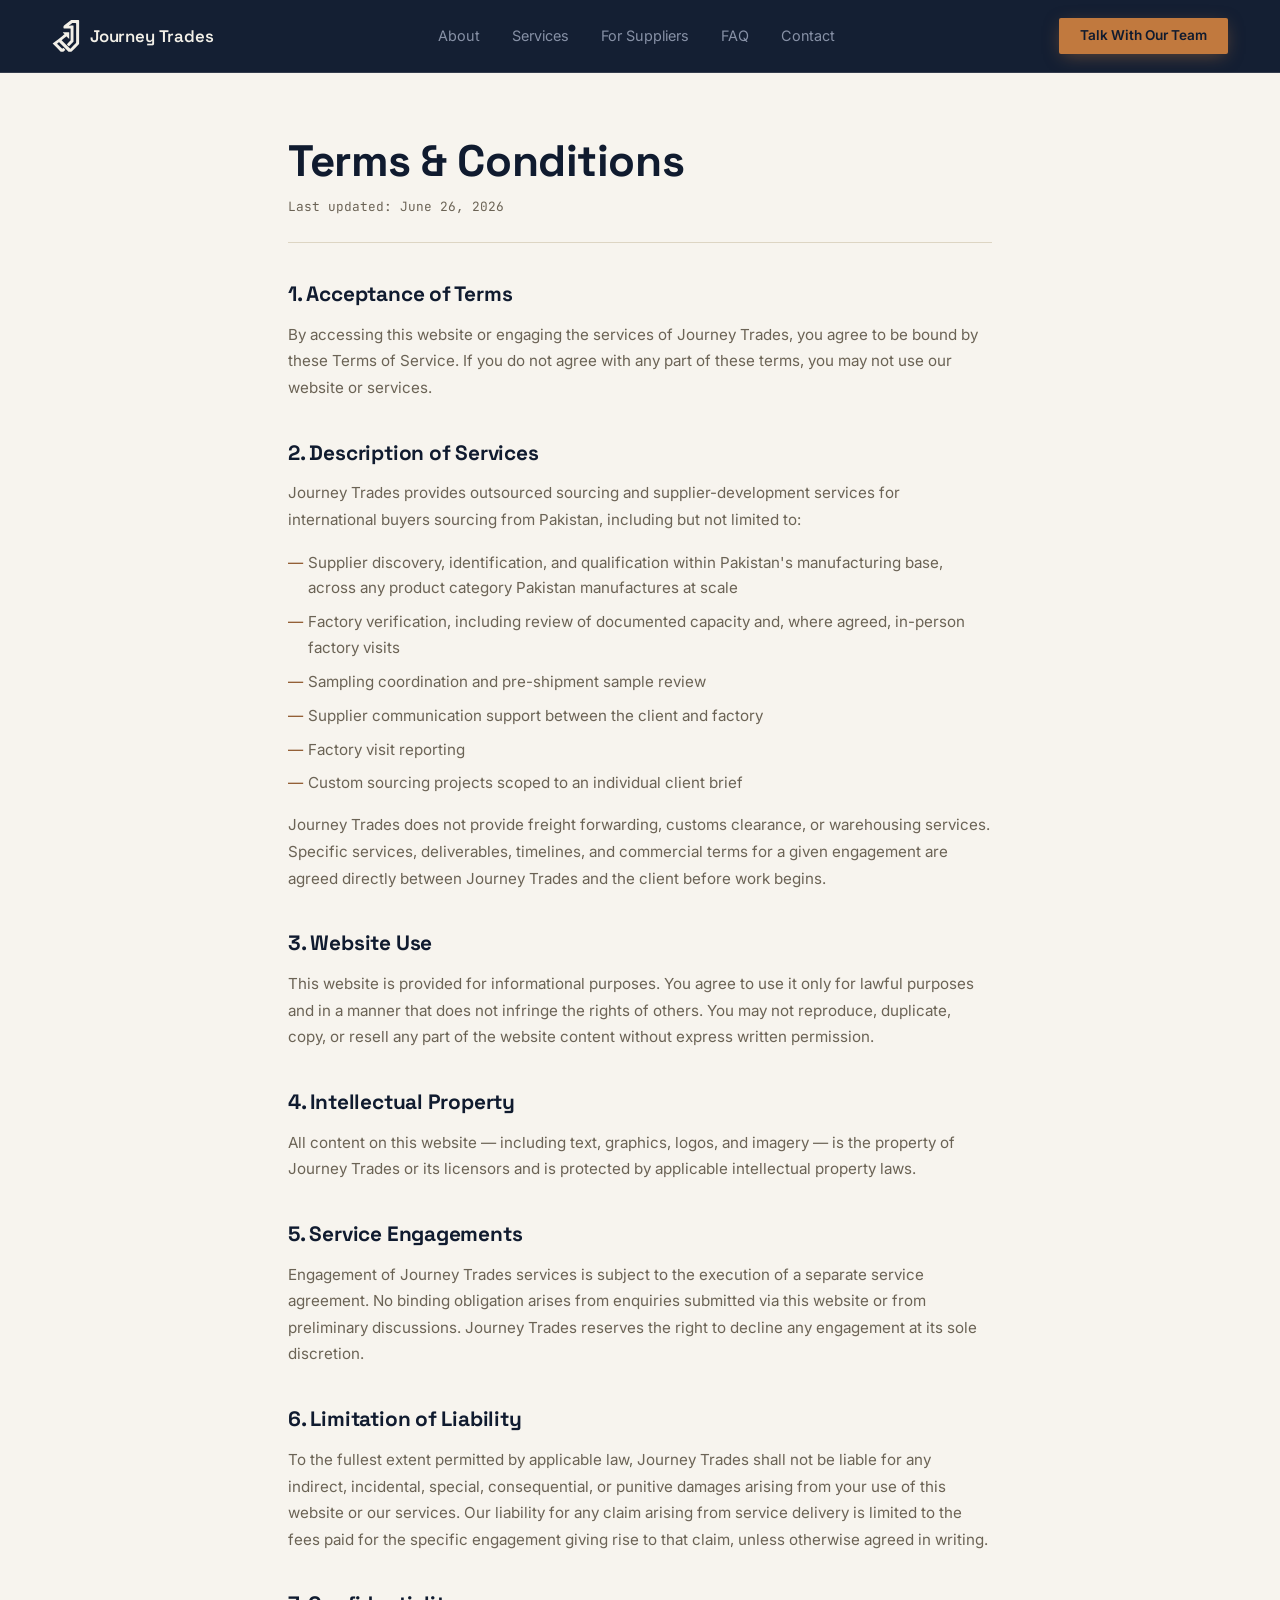
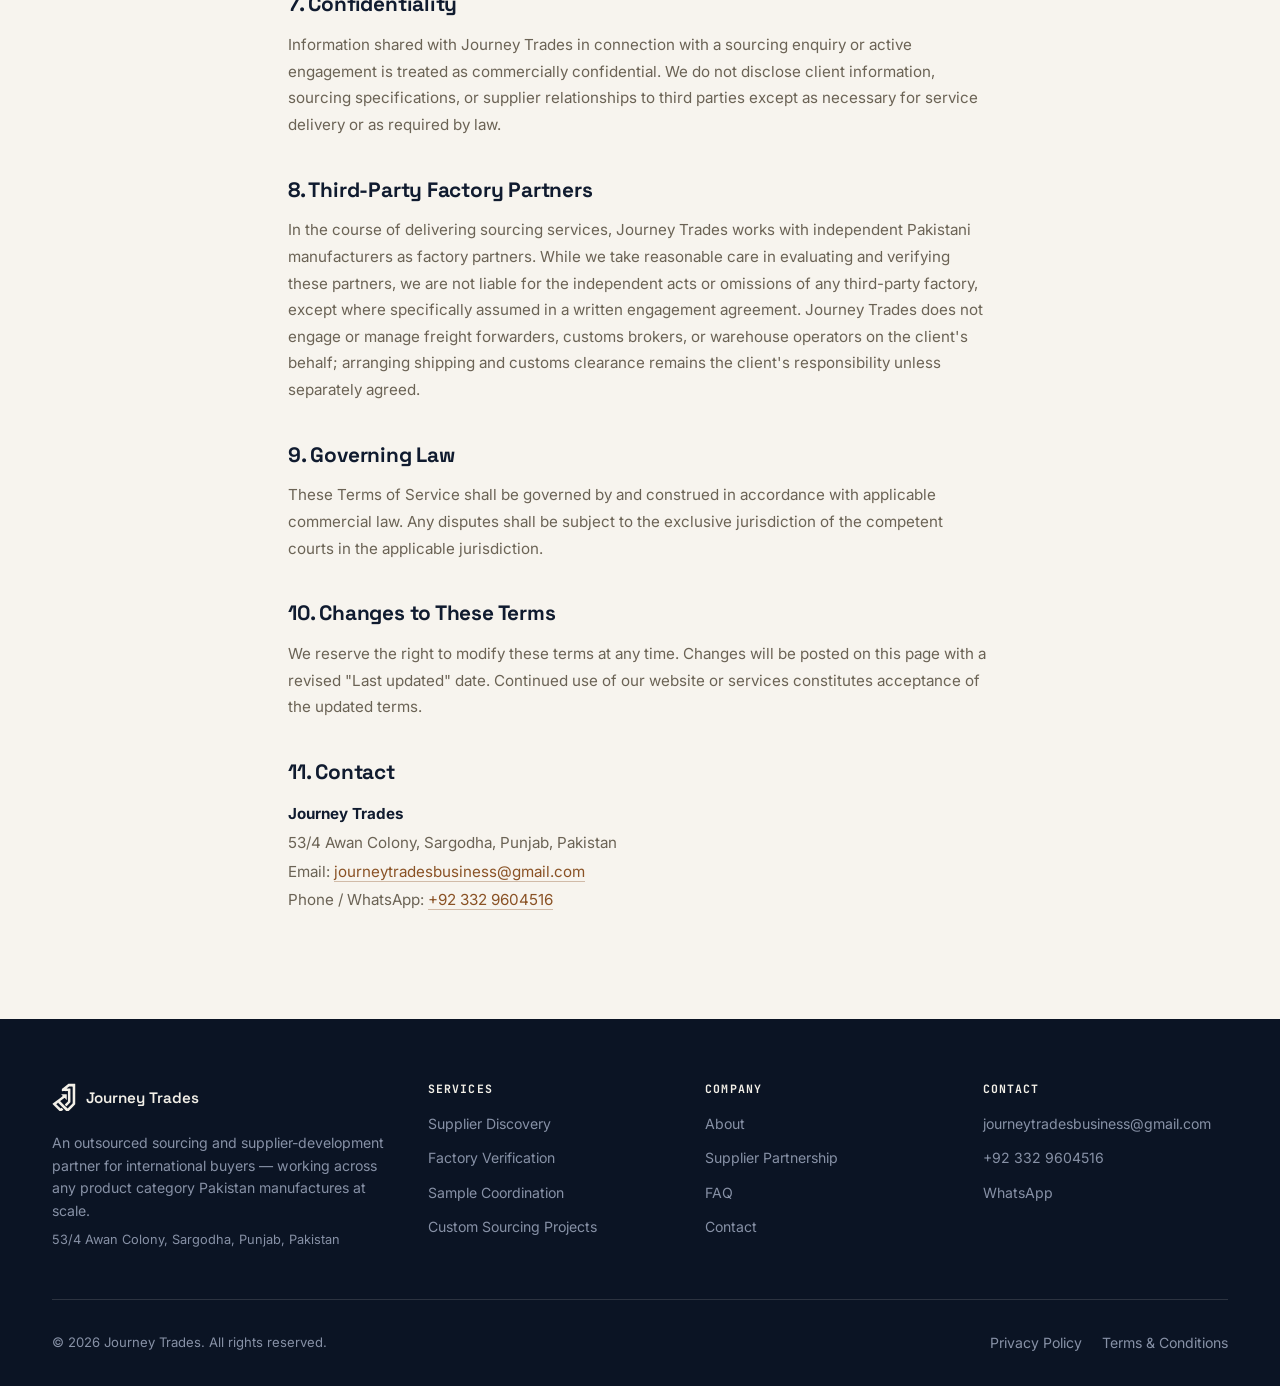
<file: terms.html>
<!DOCTYPE html>
<html lang="en">
<head>
<meta charset="UTF-8">
<meta name="viewport" content="width=device-width, initial-scale=1.0">
<title>Terms & Conditions — Journey Trades</title>
<meta name="description" content="Journey Trades terms and conditions for website use and service engagements.">
<link rel="preconnect" href="https://fonts.googleapis.com">
<link rel="preconnect" href="https://fonts.gstatic.com" crossorigin>
<link href="https://fonts.googleapis.com/css2?family=Space+Grotesk:wght@500;600;700&family=Inter:wght@400;500;600;700&family=JetBrains+Mono:wght@500;600&display=swap" rel="stylesheet">
<link rel="stylesheet" href="css/style.css">
</head>
<body>

<a href="#main" class="skip-link">Skip to main content</a>

<header>
  <nav class="nav" id="site-nav" aria-label="Main navigation">
    <div class="container nav__inner">
      <a href="/" class="nav__brand" aria-label="Journey Trades — Home">
        <span class="nav__mark" aria-hidden="true"><svg viewBox="381.33 122.94 254.98 306.00" xmlns="http://www.w3.org/2000/svg"><path fill="currentColor" d="M492.219360,255.719696 C487.970673,251.401764 483.965637,247.331940 479.997284,243.299408 C481.773834,241.290131 483.369568,241.736816 484.786346,241.733704 C500.950500,241.697998 517.115051,241.760742 533.278870,241.675629 C536.532776,241.658493 538.229919,242.593063 538.214355,246.176392 C538.138489,263.673279 538.195129,281.170685 538.187622,298.667908 C538.187256,299.475739 538.202148,300.349670 537.248962,300.984955 C535.290833,301.412384 534.532166,299.639404 533.427429,298.526733 C528.144592,293.205994 522.882629,287.864319 517.635010,282.508728 C516.017578,280.857971 514.525269,279.582428 512.106262,281.442688 C497.848846,292.407104 483.533447,303.296173 469.249542,314.226257 C469.011902,314.408142 468.924530,314.786438 468.872314,314.881500 C494.978088,340.527435 521.039734,366.130005 547.777771,392.397064 C550.860657,389.139160 555.244202,384.400482 559.742493,379.773346 C572.284668,366.872040 584.827454,353.970581 597.484985,341.183014 C600.006348,338.635864 601.158508,335.977844 601.152100,332.351929 C601.053955,276.360565 601.016846,220.368958 601.138489,164.377777 C601.148865,159.608215 599.744385,157.890137 594.889404,158.078583 C586.236511,158.414490 577.562073,158.185883 568.896851,158.221893 C567.082275,158.229431 565.195679,157.996155 563.598877,159.205017 C554.478271,166.109589 545.360718,173.018188 536.156189,179.990524 C537.889099,181.886978 539.625610,181.592804 541.217590,181.585632 C551.380310,181.539932 561.548218,181.598801 571.702759,181.267838 C575.767700,181.135345 577.372253,182.289490 577.363159,186.539581 C577.265991,232.199249 577.288330,277.859222 577.348022,323.519012 C577.351562,326.256561 576.355835,328.283813 574.530151,330.162781 C562.570923,342.470795 550.576233,354.745850 538.759583,367.189697 C536.109314,369.980621 534.418335,369.785675 531.954956,367.059418 C528.161133,362.860901 524.103699,358.885468 519.976135,355.009216 C517.406128,352.595734 517.024597,350.875061 519.827148,348.115173 C529.203430,338.881683 538.237244,329.301453 547.532532,319.984039 C549.837402,317.673645 550.729797,315.225372 550.720886,311.995819 C550.630432,279.167633 550.588562,246.338837 550.731201,213.511063 C550.749634,209.265808 549.271851,208.119171 545.238403,208.156525 C527.575867,208.320053 509.909210,208.088135 492.248108,208.314621 C487.396088,208.376831 485.508484,207.134674 485.556122,201.903229 C485.714783,184.478241 485.535400,184.493973 499.542938,173.908081 C517.348938,160.451614 535.152893,146.992111 552.895752,133.452637 C555.155579,131.728149 557.503235,130.980072 560.276611,130.983826 C581.106812,131.011978 601.937317,131.055344 622.766968,130.943924 C626.807556,130.922302 628.318054,132.323074 628.312683,136.488327 C628.223572,205.811172 628.248474,275.134186 628.276550,344.457153 C628.277588,346.911621 627.695251,348.962250 625.915466,350.777222 C604.217590,372.904419 582.559082,395.070221 560.886902,417.222687 C560.538513,417.578796 560.169983,417.923492 559.772217,418.221985 C554.971069,421.824646 533.644470,420.338440 529.401917,416.060669 C503.236969,389.678223 477.083954,363.283936 450.935394,336.885254 C445.846863,331.748047 445.846344,331.707733 440.229309,335.979370 C436.121277,339.103455 432.063232,342.293457 428.000671,345.476746 C427.767517,345.659454 427.695007,346.047119 427.432037,346.569000 C443.109436,361.708893 458.841797,376.901855 474.966919,392.474121 C476.721710,391.483978 478.832550,388.628113 481.294250,386.196716 C483.282410,384.233093 484.864899,384.271484 486.775757,386.243256 C491.181244,390.789246 495.623444,395.303986 500.180634,399.696655 C502.305176,401.744446 502.652954,403.499542 500.231781,405.450317 C499.845337,405.761688 499.527985,406.159149 499.180969,406.518982 C485.274841,420.939636 485.276093,420.915375 465.383636,419.879028 C462.577545,419.732819 460.314514,418.886597 458.288696,416.833862 C435.349701,393.589966 412.379608,370.376526 389.334137,347.238281 C386.774902,344.668762 386.963837,343.059631 389.784821,340.916809 C418.702850,318.951202 447.563599,296.910217 476.432800,274.880371 C482.764526,270.048645 489.066345,265.177734 495.222076,260.447754 C495.000000,258.157471 493.479034,257.229156 492.219360,255.719696 z"/></svg></span>
        <span class="nav__wordmark">Journey Trades</span>
      </a>
      <ul class="nav__links" role="list">
        <li><a href="/about" class="nav__link">About</a></li>
        <li><a href="/services" class="nav__link">Services</a></li>
        <li><a href="/suppliers" class="nav__link">For Suppliers</a></li>
        <li><a href="/faq" class="nav__link">FAQ</a></li>
        <li><a href="/contact" class="nav__link">Contact</a></li>
      </ul>
      <div class="nav__actions">
        <a href="/contact" class="btn btn--copper nav__cta">Talk With Our Team</a>
        <button class="nav__toggle" id="menu-toggle" aria-expanded="false" aria-controls="mobile-menu" aria-label="Open navigation menu">
          <span class="nav__toggle-bar"></span><span class="nav__toggle-bar"></span><span class="nav__toggle-bar"></span>
        </button>
      </div>
    </div>
    </nav>
    <div class="nav__mobile" id="mobile-menu" aria-hidden="true">
      <ul class="nav__mobile-links" role="list">
        <li><a href="/about" class="nav__mobile-link">About</a></li>
        <li><a href="/services" class="nav__mobile-link">Services</a></li>
        <li><a href="/suppliers" class="nav__mobile-link">For Suppliers</a></li>
        <li><a href="/faq" class="nav__mobile-link">FAQ</a></li>
        <li><a href="/contact" class="nav__mobile-link">Contact</a></li>
      </ul>
      <a href="/contact" class="btn btn--copper nav__mobile-cta">Talk With Our Team</a>
    </div>
</header>

<main id="main">

  <section class="legal-page">
    <div class="container">
      <article class="legal-content">
        <header class="legal-header">
          <h1>Terms &amp; Conditions</h1>
          <p class="legal-meta">Last updated: <time datetime="2026-06-26">June 26, 2026</time></p>
        </header>

        <section class="legal-section">
          <h2>1. Acceptance of Terms</h2>
          <p>By accessing this website or engaging the services of Journey Trades, you agree to be bound by these Terms of Service. If you do not agree with any part of these terms, you may not use our website or services.</p>
        </section>

        <section class="legal-section">
          <h2>2. Description of Services</h2>
          <p>Journey Trades provides outsourced sourcing and supplier-development services for international buyers sourcing from Pakistan, including but not limited to:</p>
          <ul>
            <li>Supplier discovery, identification, and qualification within Pakistan's manufacturing base, across any product category Pakistan manufactures at scale</li>
            <li>Factory verification, including review of documented capacity and, where agreed, in-person factory visits</li>
            <li>Sampling coordination and pre-shipment sample review</li>
            <li>Supplier communication support between the client and factory</li>
            <li>Factory visit reporting</li>
            <li>Custom sourcing projects scoped to an individual client brief</li>
          </ul>
          <p>Journey Trades does not provide freight forwarding, customs clearance, or warehousing services. Specific services, deliverables, timelines, and commercial terms for a given engagement are agreed directly between Journey Trades and the client before work begins.</p>
        </section>

        <section class="legal-section">
          <h2>3. Website Use</h2>
          <p>This website is provided for informational purposes. You agree to use it only for lawful purposes and in a manner that does not infringe the rights of others. You may not reproduce, duplicate, copy, or resell any part of the website content without express written permission.</p>
        </section>

        <section class="legal-section">
          <h2>4. Intellectual Property</h2>
          <p>All content on this website — including text, graphics, logos, and imagery — is the property of Journey Trades or its licensors and is protected by applicable intellectual property laws.</p>
        </section>

        <section class="legal-section">
          <h2>5. Service Engagements</h2>
          <p>Engagement of Journey Trades services is subject to the execution of a separate service agreement. No binding obligation arises from enquiries submitted via this website or from preliminary discussions. Journey Trades reserves the right to decline any engagement at its sole discretion.</p>
        </section>

        <section class="legal-section">
          <h2>6. Limitation of Liability</h2>
          <p>To the fullest extent permitted by applicable law, Journey Trades shall not be liable for any indirect, incidental, special, consequential, or punitive damages arising from your use of this website or our services. Our liability for any claim arising from service delivery is limited to the fees paid for the specific engagement giving rise to that claim, unless otherwise agreed in writing.</p>
        </section>

        <section class="legal-section">
          <h2>7. Confidentiality</h2>
          <p>Information shared with Journey Trades in connection with a sourcing enquiry or active engagement is treated as commercially confidential. We do not disclose client information, sourcing specifications, or supplier relationships to third parties except as necessary for service delivery or as required by law.</p>
        </section>

        <section class="legal-section">
          <h2>8. Third-Party Factory Partners</h2>
          <p>In the course of delivering sourcing services, Journey Trades works with independent Pakistani manufacturers as factory partners. While we take reasonable care in evaluating and verifying these partners, we are not liable for the independent acts or omissions of any third-party factory, except where specifically assumed in a written engagement agreement. Journey Trades does not engage or manage freight forwarders, customs brokers, or warehouse operators on the client's behalf; arranging shipping and customs clearance remains the client's responsibility unless separately agreed.</p>
        </section>

        <section class="legal-section">
          <h2>9. Governing Law</h2>
          <p>These Terms of Service shall be governed by and construed in accordance with applicable commercial law. Any disputes shall be subject to the exclusive jurisdiction of the competent courts in the applicable jurisdiction.</p>
        </section>

        <section class="legal-section">
          <h2>10. Changes to These Terms</h2>
          <p>We reserve the right to modify these terms at any time. Changes will be posted on this page with a revised "Last updated" date. Continued use of our website or services constitutes acceptance of the updated terms.</p>
        </section>

        <section class="legal-section">
          <h2>11. Contact</h2>
          <address>
            <strong>Journey Trades</strong><br>
            53/4 Awan Colony, Sargodha, Punjab, Pakistan<br>
            Email: <a href="mailto:journeytradesbusiness@gmail.com">journeytradesbusiness@gmail.com</a><br>
            Phone / WhatsApp: <a href="tel:+923329604516">+92 332 9604516</a>
          </address>
        </section>
      </article>
    </div>
  </section>

</main>

<footer class="footer">
  <div class="container">
    <div class="footer__inner">
      <div>
        <a href="/" class="footer__mark">
          <span class="footer__mark-icon"><svg viewBox="381.33 122.94 254.98 306.00" xmlns="http://www.w3.org/2000/svg"><path fill="currentColor" d="M492.219360,255.719696 C487.970673,251.401764 483.965637,247.331940 479.997284,243.299408 C481.773834,241.290131 483.369568,241.736816 484.786346,241.733704 C500.950500,241.697998 517.115051,241.760742 533.278870,241.675629 C536.532776,241.658493 538.229919,242.593063 538.214355,246.176392 C538.138489,263.673279 538.195129,281.170685 538.187622,298.667908 C538.187256,299.475739 538.202148,300.349670 537.248962,300.984955 C535.290833,301.412384 534.532166,299.639404 533.427429,298.526733 C528.144592,293.205994 522.882629,287.864319 517.635010,282.508728 C516.017578,280.857971 514.525269,279.582428 512.106262,281.442688 C497.848846,292.407104 483.533447,303.296173 469.249542,314.226257 C469.011902,314.408142 468.924530,314.786438 468.872314,314.881500 C494.978088,340.527435 521.039734,366.130005 547.777771,392.397064 C550.860657,389.139160 555.244202,384.400482 559.742493,379.773346 C572.284668,366.872040 584.827454,353.970581 597.484985,341.183014 C600.006348,338.635864 601.158508,335.977844 601.152100,332.351929 C601.053955,276.360565 601.016846,220.368958 601.138489,164.377777 C601.148865,159.608215 599.744385,157.890137 594.889404,158.078583 C586.236511,158.414490 577.562073,158.185883 568.896851,158.221893 C567.082275,158.229431 565.195679,157.996155 563.598877,159.205017 C554.478271,166.109589 545.360718,173.018188 536.156189,179.990524 C537.889099,181.886978 539.625610,181.592804 541.217590,181.585632 C551.380310,181.539932 561.548218,181.598801 571.702759,181.267838 C575.767700,181.135345 577.372253,182.289490 577.363159,186.539581 C577.265991,232.199249 577.288330,277.859222 577.348022,323.519012 C577.351562,326.256561 576.355835,328.283813 574.530151,330.162781 C562.570923,342.470795 550.576233,354.745850 538.759583,367.189697 C536.109314,369.980621 534.418335,369.785675 531.954956,367.059418 C528.161133,362.860901 524.103699,358.885468 519.976135,355.009216 C517.406128,352.595734 517.024597,350.875061 519.827148,348.115173 C529.203430,338.881683 538.237244,329.301453 547.532532,319.984039 C549.837402,317.673645 550.729797,315.225372 550.720886,311.995819 C550.630432,279.167633 550.588562,246.338837 550.731201,213.511063 C550.749634,209.265808 549.271851,208.119171 545.238403,208.156525 C527.575867,208.320053 509.909210,208.088135 492.248108,208.314621 C487.396088,208.376831 485.508484,207.134674 485.556122,201.903229 C485.714783,184.478241 485.535400,184.493973 499.542938,173.908081 C517.348938,160.451614 535.152893,146.992111 552.895752,133.452637 C555.155579,131.728149 557.503235,130.980072 560.276611,130.983826 C581.106812,131.011978 601.937317,131.055344 622.766968,130.943924 C626.807556,130.922302 628.318054,132.323074 628.312683,136.488327 C628.223572,205.811172 628.248474,275.134186 628.276550,344.457153 C628.277588,346.911621 627.695251,348.962250 625.915466,350.777222 C604.217590,372.904419 582.559082,395.070221 560.886902,417.222687 C560.538513,417.578796 560.169983,417.923492 559.772217,418.221985 C554.971069,421.824646 533.644470,420.338440 529.401917,416.060669 C503.236969,389.678223 477.083954,363.283936 450.935394,336.885254 C445.846863,331.748047 445.846344,331.707733 440.229309,335.979370 C436.121277,339.103455 432.063232,342.293457 428.000671,345.476746 C427.767517,345.659454 427.695007,346.047119 427.432037,346.569000 C443.109436,361.708893 458.841797,376.901855 474.966919,392.474121 C476.721710,391.483978 478.832550,388.628113 481.294250,386.196716 C483.282410,384.233093 484.864899,384.271484 486.775757,386.243256 C491.181244,390.789246 495.623444,395.303986 500.180634,399.696655 C502.305176,401.744446 502.652954,403.499542 500.231781,405.450317 C499.845337,405.761688 499.527985,406.159149 499.180969,406.518982 C485.274841,420.939636 485.276093,420.915375 465.383636,419.879028 C462.577545,419.732819 460.314514,418.886597 458.288696,416.833862 C435.349701,393.589966 412.379608,370.376526 389.334137,347.238281 C386.774902,344.668762 386.963837,343.059631 389.784821,340.916809 C418.702850,318.951202 447.563599,296.910217 476.432800,274.880371 C482.764526,270.048645 489.066345,265.177734 495.222076,260.447754 C495.000000,258.157471 493.479034,257.229156 492.219360,255.719696 z"/></svg></span>
          <span class="footer__wordmark">Journey Trades</span>
        </a>
        <p class="footer__tagline">An outsourced sourcing and supplier-development partner for international buyers — working across any product category Pakistan manufactures at scale.</p>
        <p class="footer__tagline" style="margin-top:8px; font-size:0.8rem;">53/4 Awan Colony, Sargodha, Punjab, Pakistan</p>
      </div>
      <nav class="footer__col" aria-label="Services">
        <h3 class="footer__col-title">Services</h3>
        <ul class="footer__links" role="list">
          <li><a href="/services" class="footer__link">Supplier Discovery</a></li>
          <li><a href="/services" class="footer__link">Factory Verification</a></li>
          <li><a href="/services" class="footer__link">Sample Coordination</a></li>
          <li><a href="/services" class="footer__link">Custom Sourcing Projects</a></li>
        </ul>
      </nav>
      <nav class="footer__col" aria-label="Company">
        <h3 class="footer__col-title">Company</h3>
        <ul class="footer__links" role="list">
          <li><a href="/about" class="footer__link">About</a></li>
          <li><a href="/suppliers" class="footer__link">Supplier Partnership</a></li>
          <li><a href="/faq" class="footer__link">FAQ</a></li>
          <li><a href="/contact" class="footer__link">Contact</a></li>
        </ul>
      </nav>
      <div class="footer__col">
        <h3 class="footer__col-title">Contact</h3>
        <ul class="footer__links" role="list">
          <li><a href="mailto:journeytradesbusiness@gmail.com" class="footer__link">journeytradesbusiness@gmail.com</a></li>
          <li><a href="tel:+923329604516" class="footer__link">+92 332 9604516</a></li>
          <li><a href="https://wa.me/923329604516" class="footer__link" target="_blank" rel="noopener">WhatsApp</a></li>
        </ul>
      </div>
    </div>
    <hr class="footer__divider">
    <div class="footer__bottom">
      <p>&copy; <span id="footer-year">2026</span> Journey Trades. All rights reserved.</p>
      <nav class="footer__legal-links" aria-label="Legal">
        <a href="/privacy" class="footer__link">Privacy Policy</a>
        <a href="/terms" class="footer__link">Terms &amp; Conditions</a>
      </nav>
    </div>
  </div>
</footer>

<script src="js/main.js"></script>
</body>
</html>
</file>
<file: css/style.css>
/* ═══════════════════════════════════════════════════════════
   JOURNEY TRADES — v3 prototype
   Direction: grounded in the navy arrow-J mark.
   Ink navy + warm paper + stamped copper. Schematic routing
   as the signature device — the mark's own linework, scaled up.
═══════════════════════════════════════════════════════════ */

:root{
  /* ── COLOR — sampled from the real logo file (#101B2F) ── */
  --ink:        #101B2F;   /* exact brand navy */
  --ink-2:      #182842;   /* lighter navy surface */
  --ink-3:      #0B1424;   /* deepest navy, footer */
  --paper:      #F7F4EE;   /* warm paper bg */
  --paper-2:    #EFE9DD;   /* deeper paper band */
  --signal:     #C1793E;   /* stamped copper — fills, dots, large text */
  --signal-2:   #8A5225;   /* deep copper — text on paper, AA-safe */
  --text-ink:   #101B2F;   /* body text on paper */
  --text-paper: #F3F0E8;   /* body text on navy */
  --muted:      #6B6355;   /* muted text on paper */
  --muted-dark: #8791A6;   /* muted text on navy */
  --line:       #DDD5C3;   /* hairline on paper */
  --line-dark:  rgba(243,240,232,0.14); /* hairline on navy */

  --font-display: 'Space Grotesk', system-ui, sans-serif;
  --font-body:    'Inter', system-ui, sans-serif;
  --font-mono:    'JetBrains Mono', 'Courier New', monospace;

  --space-8:  0.5rem;
  --space-12: 0.75rem;
  --space-16: 1rem;
  --space-20: 1.25rem;
  --space-24: 1.5rem;
  --space-32: 2rem;
  --space-40: 2.5rem;
  --space-48: 3rem;
  --space-64: 4rem;
  --space-80: 5rem;
  --space-96: 6rem;

  --container: 76rem;
  --pad: var(--space-20);

  --text-h1:  clamp(2.4rem, 5.2vw, 4.4rem);
  --text-h2:  clamp(1.8rem, 3.6vw, 2.75rem);
  --text-h3:  clamp(1.2rem, 2vw, 1.5rem);
  --text-lg:  clamp(1.05rem, 1.6vw, 1.2rem);
  --text-body:clamp(0.95rem, 1.1vw, 1.05rem);
  --text-sm:  0.85rem;
  --text-xs:  0.72rem;

  --ease: cubic-bezier(0.4,0,0.2,1);
  --ease-out: cubic-bezier(0.16,1,0.3,1);
}

*,*::before,*::after{ box-sizing:border-box; }
html{ scroll-behavior:smooth; }
@media (prefers-reduced-motion: reduce){
  html{ scroll-behavior:auto; }
  *,*::before,*::after{ animation-duration:0.001ms !important; animation-iteration-count:1 !important; transition-duration:0.001ms !important; }
}
body{
  margin:0;
  background:var(--paper);
  color:var(--text-ink);
  font-family:var(--font-body);
  font-size:var(--text-body);
  line-height:1.6;
  -webkit-font-smoothing:antialiased;
}
h1,h2,h3{ font-family:var(--font-display); margin:0; line-height:1.1; letter-spacing:-0.01em; }
p{ margin:0; }
a{ color:inherit; text-decoration:none; }
img,svg{ display:block; max-width:100%; }
ul{ margin:0; padding:0; list-style:none; }
button{ font:inherit; background:none; border:none; cursor:pointer; color:inherit; }

.container{ max-width:var(--container); margin:0 auto; padding-inline:var(--pad); }
.container, [class*="__grid"], [class*="__layout"], [class*="__inner"], [class*="__steps"]{ min-width:0; }
[class*="__grid"] > *, [class*="__layout"] > *, [class*="__steps"] > *{ min-width:0; }

:focus-visible{ outline:2px solid var(--signal); outline-offset:3px; }

.skip-link{
  position:absolute; left:-999px; top:0; background:var(--signal); color:var(--ink); padding:10px 16px; z-index:200; font-family:var(--font-mono); font-size:var(--text-sm);
}
.skip-link:focus{ left:12px; top:12px; }

.eyebrow{
  display:flex; align-items:center; gap:10px;
  font-family:var(--font-mono); font-size:0.68rem; font-weight:500;
  letter-spacing:0.18em; text-transform:uppercase; color:var(--muted);
  margin-bottom:var(--space-16);
}
.eyebrow::before{ content:''; width:18px; height:1px; background:var(--muted); opacity:0.6; }
.eyebrow:not(.eyebrow--dark){ color:var(--signal); }
.eyebrow:not(.eyebrow--dark)::before{ background:var(--signal); opacity:0.8; }
.eyebrow--dark{ color:var(--signal-2); opacity:0.85; }

/* ── BUTTONS ── */
.btn{
  display:inline-flex; align-items:center; justify-content:center; gap:8px;
  padding:14px 26px; font-family:var(--font-body); font-weight:600; font-size:0.95rem; line-height:1;
  border-radius:2px; border:1px solid transparent;
  transition:transform 420ms var(--ease-out), background 300ms var(--ease-out), border-color 300ms var(--ease-out), color 300ms var(--ease-out), box-shadow 420ms var(--ease-out);
  white-space:nowrap;
}
.btn:hover{ transform:translateY(-3px); }
.btn:active{ transform:translateY(-1px) scale(0.98); transition-duration:120ms; }
.btn--copper{ background:var(--signal); color:var(--ink); box-shadow:0 4px 18px -4px rgba(193,121,62,0.5), 0 0 0 rgba(193,121,62,0); }
.btn--copper:hover{ background:#D98E54; box-shadow:0 16px 32px -10px rgba(193,121,62,0.7), 0 0 24px rgba(193,121,62,0.25); }
.btn--outline-light{ border-color:var(--line-dark); color:var(--text-paper); }
.btn--outline-light:hover{ border-color:var(--text-paper); background:rgba(243,240,232,0.05); }
.btn--outline-dark{ border-color:var(--line); color:var(--text-ink); }
.btn--outline-dark:hover{ border-color:var(--text-ink); background:rgba(16,27,47,0.04); }

/* ── NAV ── */
.nav{
  position:sticky; top:0; z-index:100;
  /* solid background — no backdrop-filter (it was creating a containing block that broke position:fixed on the mobile menu, and it's expensive on desktop) */
  background:rgba(16,27,47,0.98);
  border-bottom:1px solid var(--line-dark);
  transition:background 260ms var(--ease), border-color 260ms var(--ease);
}
.nav.is-scrolled{ background:#0B1424; border-bottom-color:rgba(243,240,232,0.22); }
.nav__inner{ display:flex; align-items:center; justify-content:space-between; height:4.5rem; }
.nav__brand{ display:flex; align-items:center; gap:10px; }
.nav__mark{ display:inline-flex; align-items:center; justify-content:center; width:28px; height:34px; color:var(--text-paper); transition:transform 260ms var(--ease); }
.nav__brand:hover .nav__mark{ transform:translateY(-2px); }
.nav__mark svg{ display:block; width:100%; height:100%; }
.nav__wordmark{ font-family:var(--font-display); font-weight:600; font-size:1.05rem; line-height:1; color:var(--text-paper); letter-spacing:-0.01em; display:flex; align-items:center; }
.nav__links{ display:flex; align-items:center; gap:var(--space-32); }
.nav__link{ font-size:0.9rem; line-height:1; color:var(--muted-dark); transition:color 160ms var(--ease); position:relative; padding:6px 0; }
.nav__link::after{ content:''; position:absolute; left:0; bottom:0; width:100%; height:1px; background:var(--signal); transform:scaleX(0); transform-origin:left; transition:transform 380ms var(--ease-out); }
.nav__link:hover{ color:var(--text-paper); }
.nav__link:hover::after{ transform:scaleX(1); }
.nav__link[aria-current="page"]{ color:var(--text-paper); }
.nav__link[aria-current="page"]::after{ transform:scaleX(1); background:var(--muted-dark); }
.nav__mobile-link[aria-current="page"]{ color:var(--signal); }
.nav__actions{ display:flex; align-items:center; gap:var(--space-16); }
.nav__cta{ display:inline-flex; align-items:center; padding:10px 20px; font-size:0.85rem; line-height:1; }
.nav__toggle{ display:none; flex-direction:column; gap:5px; width:24px; padding:8px 4px; cursor:pointer; background:none; border:none; }
.nav__toggle-bar{ height:2px; background:var(--text-paper); border-radius:1px; transition:transform 220ms var(--ease), opacity 220ms var(--ease); }
.nav__mobile{ display:none; }

/* Scroll lock when mobile menu is open — prevents background scroll */
body.menu-open{ overflow:hidden; }

@media (max-width:960px){
  .nav__links{ display:none; }
  .nav__cta{ display:none; }
  .nav__toggle{ display:flex; }
  .nav__mobile{
    display:block; /* overrides .nav__mobile{display:none} above so the menu actually renders */
    position:fixed; inset:4.5rem 0 0 0; background:var(--ink); z-index:99;
    transform:translateY(-8px); opacity:0; pointer-events:none;
    transition:transform 280ms var(--ease-out), opacity 280ms var(--ease-out);
    padding:var(--space-32) var(--pad);
    overflow-y:auto; -webkit-overflow-scrolling:touch;
  }
  body.menu-open .nav__mobile{ transform:translateY(0); opacity:1; pointer-events:auto; }
  body.menu-open .nav__toggle-bar:nth-child(1){ transform:translateY(7px) rotate(45deg); }
  body.menu-open .nav__toggle-bar:nth-child(2){ opacity:0; }
  body.menu-open .nav__toggle-bar:nth-child(3){ transform:translateY(-7px) rotate(-45deg); }
  .nav__mobile-links{ display:flex; flex-direction:column; gap:var(--space-24); }
  .nav__mobile-link{ font-family:var(--font-display); font-size:1.6rem; color:var(--text-paper); font-weight:600; padding:8px 0; transition:color 200ms var(--ease), transform 200ms var(--ease); }
  .nav__mobile-link:hover{ color:var(--signal); transform:translateX(4px); }
  .nav__mobile-cta{ display:inline-flex; margin-top:var(--space-32); }
}

/* ── HERO ── */
.hero{ background:var(--ink); position:relative; overflow:hidden; min-height:88vh; display:flex; align-items:center; padding-block:var(--space-64); }

.hero__bg{ position:absolute; inset:0; z-index:0; }
.hero__overlay{
  position:absolute; inset:0; z-index:1; pointer-events:none;
  background:
    /* horizontal scrim: stronger on the left third where text sits, fading to clear on the right */
    linear-gradient(90deg, rgba(11,20,36,0.55) 0%, rgba(11,20,36,0.35) 25%, rgba(11,20,36,0.12) 52%, rgba(11,20,36,0.00) 78%),
    /* top vignette for nav legibility, soft bottom vignette for caption polish */
    linear-gradient(180deg, rgba(11,20,36,0.42) 0%, transparent 14%, transparent 86%, rgba(11,20,36,0.22) 100%);
}
.hero__inner{ position:relative; z-index:2; width:100%; max-width:none; padding-inline:clamp(2rem, 5vw, 5rem); }
.hero__content{ max-width:42rem; }
.hero__title{ font-size:clamp(3rem, 7vw, 5.75rem); color:var(--text-paper); font-weight:700; line-height:1.02; letter-spacing:-0.025em; text-shadow:0 2px 36px rgba(11,20,36,0.75), 0 1px 14px rgba(11,20,36,0.6), 0 0 1px rgba(11,20,36,0.95); }
.hero__title em{ font-style:normal; color:var(--signal); position:relative; display:inline-block; }
.hero__title em::after{ content:''; position:absolute; left:0; right:0; bottom:-8px; height:4px; background:var(--signal); border-radius:2px; box-shadow:0 0 18px rgba(193,121,62,0.8); }
.hero__sub{ font-size:1.2rem; color:var(--text-paper); max-width:32rem; margin-top:var(--space-32); line-height:1.55; text-shadow:0 1px 18px rgba(11,20,36,0.8), 0 0 1px rgba(11,20,36,0.95); opacity:0.98; font-weight:500; }
.hero__actions{ display:flex; flex-wrap:wrap; gap:var(--space-16); margin-top:var(--space-40); }
.hero__trust{ display:flex; flex-wrap:wrap; gap:var(--space-16) var(--space-24); margin-top:var(--space-48); padding-top:var(--space-24); border-top:1px solid rgba(243,240,232,0.32); }
.hero__trust-item{ font-family:var(--font-mono); font-size:var(--text-xs); letter-spacing:0.06em; color:var(--text-paper); text-transform:uppercase; text-shadow:0 1px 8px rgba(11,20,36,0.6); opacity:0.95; }

.carousel__track{ position:relative; width:100%; height:100%; }
.carousel__slide{ position:absolute; inset:0; margin:0; opacity:0; visibility:hidden; transition:opacity 1800ms linear, visibility 0s linear 1800ms; will-change:opacity; }
.carousel__slide.is-active{ opacity:1; visibility:visible; z-index:2; transition:opacity 1800ms linear; }
/* Ken Burns zoom reduced to 1.03 (from 1.06) — large hero images animating at 1.06 causes repaint jank on desktop */
.carousel__photo{ width:100%; height:100%; object-fit:cover; object-position:center 35%; display:block; transform:scale(1.03); transition:transform 5000ms linear; will-change:transform; }
.carousel__slide.is-active .carousel__photo{ transform:scale(1); }
.carousel__caption{ position:absolute; left:0; right:0; bottom:0; margin:0; padding:22px var(--pad) calc(var(--space-32) + 10px); background:linear-gradient(0deg, rgba(11,20,36,0.75), transparent); display:flex; align-items:baseline; gap:10px; font-weight:600; color:var(--text-paper); font-size:0.9rem; z-index:2; }
.carousel__caption-num{ font-family:var(--font-mono); font-size:0.75rem; color:var(--signal); font-weight:600; }
.carousel__dots{ position:absolute; bottom:var(--space-32); right:var(--pad); z-index:3; display:flex; gap:9px; }
.carousel__dot{ position:relative; width:22px; height:3px; border-radius:2px; background:rgba(243,240,232,0.32); padding:0; overflow:hidden; cursor:pointer; transition:background 240ms var(--ease-out); }
.carousel__dot:hover{ background:rgba(243,240,232,0.55); }
.carousel__dot::after{ content:''; position:absolute; inset:0; background:var(--signal); transform:scaleX(0); transform-origin:left; }
.carousel__dot.is-active::after{ animation:carouselFill 5000ms linear forwards; }
.hero__bg.is-paused .carousel__dot::after{ animation-play-state:paused; }
@keyframes carouselFill{ from{ transform:scaleX(0); } to{ transform:scaleX(1); } }
@media (prefers-reduced-motion: reduce){
  .carousel__dot.is-active::after{ animation:none; transform:scaleX(1); }
  .carousel__photo{ transition:none; }
}

@media (max-width:960px){
  .hero{ min-height:78vh; }
  .hero__content{ max-width:none; }
  .hero__overlay{
    background:
      /* vertical: image stays visible at top, gentle darkening toward the bottom where the text sits */
      linear-gradient(180deg, rgba(11,20,36,0.15) 0%, rgba(11,20,36,0.05) 30%, rgba(11,20,36,0.22) 65%, rgba(11,20,36,0.45) 100%);
  }
}

/* Mobile-only hero tuning — slightly shorter, slightly smaller headline, tighter rhythm.
   Desktop hero is untouched. Visual identity preserved. */
@media (max-width:760px){
  .hero{ min-height:72vh; padding-block:var(--space-48) var(--space-40); }
  .hero__inner{ padding-inline:1.5rem; }
  .hero__title{ font-size:clamp(2.1rem, 8.5vw, 3rem); line-height:1.04; letter-spacing:-0.02em; }
  .hero__title em::after{ bottom:-4px; height:3px; box-shadow:0 0 12px rgba(193,121,62,0.7); }
  .hero__sub{ font-size:1.02rem; margin-top:var(--space-20); line-height:1.55; }
  .hero__actions{ margin-top:var(--space-24); gap:var(--space-12); }
  .hero__actions .btn{ padding:12px 22px; font-size:0.9rem; }
  .hero__trust{ margin-top:var(--space-32); padding-top:var(--space-16); gap:var(--space-12) var(--space-20); }
  .hero__trust-item{ font-size:0.66rem; letter-spacing:0.05em; }
}

/* ── PROOF STRIP ── */
.strip{ background:var(--ink); border-bottom:1px solid var(--line-dark); }
.strip__grid{ display:grid; grid-template-columns:repeat(4,1fr); }
.strip__item{ display:flex; align-items:flex-start; gap:14px; padding:var(--space-32) var(--space-20); border-left:1px solid var(--line-dark); }
.strip__item:first-child{ border-left:none; padding-left:0; }
.strip__icon{ width:22px; height:22px; color:var(--signal); flex-shrink:0; margin-top:2px; }
.strip__text{ display:flex; flex-direction:column; gap:4px; min-width:0; }
.strip__label{ font-family:var(--font-mono); font-size:var(--text-xs); letter-spacing:0.1em; text-transform:uppercase; color:var(--muted-dark); line-height:1; }
.strip__value{ font-family:var(--font-display); font-size:0.98rem; font-weight:600; color:var(--text-paper); letter-spacing:-0.01em; line-height:1.2; }
@media (max-width:860px){
  .strip__grid{ grid-template-columns:repeat(2,1fr); gap:1px; background:var(--line-dark); }
  .strip__item{ border-left:none; padding:var(--space-24) var(--space-20); background:var(--ink); align-items:flex-start; }
  .strip__item:nth-child(2n){ border-left:1px solid var(--line-dark); }
  .strip__icon{ width:20px; height:20px; margin-top:1px; }
}
@media (max-width:560px){
  .strip__grid{ grid-template-columns:1fr; }
  .strip__item{ border-left:none !important; border-top:1px solid var(--line-dark); }
  .strip__item:first-child{ border-top:none; }
}

/* ── SECTION SPACING ── */
.section{ padding-block:7.5rem; }
.section--tight{ padding-block:var(--space-64); }
.section--ink{ background:var(--ink); color:var(--text-paper); }
.section--tight-top{ padding-top:var(--space-64); }
@media (max-width:760px){ .section{ padding-block:5rem; } }

/* ── CHALLENGE ── */
.challenge__layout{ display:grid; grid-template-columns:1.1fr 0.9fr; gap:var(--space-64); align-items:start; }
.challenge__title{ font-size:var(--text-h2); margin-bottom:var(--space-24); }
.challenge__body{ color:var(--muted); font-size:var(--text-lg); margin-bottom:var(--space-16); max-width:34rem; }
.challenge__link{ display:inline-flex; align-items:center; gap:8px; margin-top:var(--space-16); font-weight:600; color:var(--signal-2); border-bottom:1px solid var(--signal-2); padding-bottom:2px; }
.challenge__pains-intro{ font-family:var(--font-mono); font-size:var(--text-xs); letter-spacing:0.08em; text-transform:uppercase; color:var(--muted); margin-bottom:var(--space-16); }
.pain{ display:flex; gap:14px; padding:var(--space-16) 0; border-top:1px solid var(--line); font-size:var(--text-lg); color:var(--text-ink); }
.pain:last-child{ border-bottom:1px solid var(--line); }
.pain__mark{ font-family:var(--font-mono); color:var(--signal-2); font-size:0.9rem; flex-shrink:0; padding-top:3px; }
@media (max-width:900px){ .challenge__layout{ grid-template-columns:1fr; } }

/* ── SERVICES ── */
.section-head{ display:flex; justify-content:space-between; align-items:flex-end; gap:var(--space-32); margin-bottom:var(--space-48); flex-wrap:wrap; }
.section-head__title{ font-size:var(--text-h2); }
.services{ }
.services .section-head__title{ font-size:clamp(2rem, 4vw, 3rem); font-weight:700; }
.services__grid{ display:grid; grid-template-columns:repeat(3,1fr); gap:1px; background:var(--line-dark); border:1px solid var(--line-dark); box-shadow:0 30px 60px -30px rgba(0,0,0,0.45); }
.svc{ background:var(--ink); padding:var(--space-40) var(--space-32); transition:background 380ms var(--ease-out), transform 380ms var(--ease-out), box-shadow 380ms var(--ease-out); position:relative; z-index:1; }
.svc::before{ content:''; position:absolute; left:0; top:0; bottom:0; width:3px; background:var(--signal); transform:scaleY(0); transform-origin:top; transition:transform 380ms var(--ease-out); }
.svc:hover{ background:var(--ink-2); transform:translateY(-6px); box-shadow:0 24px 48px -20px rgba(0,0,0,0.55); z-index:2; }
.svc:hover::before{ transform:scaleY(1); }
.svc__code{ display:block; font-family:var(--font-mono); font-size:var(--text-xs); color:var(--signal); letter-spacing:0.1em; margin-bottom:var(--space-24); transition:transform 380ms var(--ease-out); }
.svc:hover .svc__code{ transform:translateX(4px); }
.svc__name{ font-size:1.25rem; font-weight:600; margin-bottom:var(--space-12); color:var(--text-paper); letter-spacing:-0.01em; }
.svc__desc{ color:var(--muted-dark); font-size:0.92rem; line-height:1.65; }
@media (max-width:900px){ .services__grid{ grid-template-columns:1fr; } }

/* ── PROCESS (How It Works) ── */
.process .section-head__title,
.section:has(.process__steps) .section-head__title{ font-size:clamp(2rem, 4vw, 3rem); font-weight:700; }
.process__steps{ display:grid; grid-template-columns:repeat(4,1fr); gap:var(--space-32); margin-top:var(--space-32); }
.process__steps--six{ grid-template-columns:repeat(3,1fr); }
.step{ position:relative; padding:var(--space-32) var(--space-24) var(--space-24); border:1px solid var(--line); background:var(--paper); transition:transform 380ms var(--ease-out), box-shadow 380ms var(--ease-out), border-color 380ms var(--ease-out); }
.step:hover{ transform:translateY(-4px); box-shadow:0 18px 32px -20px rgba(16,27,47,0.25); border-color:var(--signal-2); }
.step__rail{ position:absolute; top:0; left:0; width:100%; height:3px; display:none; } /* legacy schematic rail — hidden, kept for backward compat with existing HTML */
.step__num{ display:inline-block; font-family:var(--font-mono); font-size:var(--text-xs); color:var(--signal-2); letter-spacing:0.1em; background:var(--paper-2); padding:4px 10px; margin-bottom:var(--space-16); }
.step__name{ font-size:1.15rem; font-weight:600; margin:0 0 var(--space-12); letter-spacing:-0.01em; }
.step__desc{ color:var(--muted); font-size:0.92rem; line-height:1.6; }
@media (max-width:900px){ .process__steps{ grid-template-columns:1fr 1fr; } }
@media (max-width:560px){ .process__steps{ grid-template-columns:1fr; } }

/* ── MARKETS ── */
.markets{ background:var(--paper-2); }
.markets__head{ max-width:36rem; margin-bottom:var(--space-40); }
.markets__title{ font-size:var(--text-h2); margin-bottom:var(--space-16); }
.markets__sub{ color:var(--muted); font-size:var(--text-lg); }
/* ── CAPABILITY METRICS ── */
.cap-grid{ display:grid; grid-template-columns:repeat(4,1fr); gap:var(--space-32); margin-top:var(--space-40); }
.cap{ border-top:2px solid var(--signal); padding-top:var(--space-24); transition:transform 380ms var(--ease-out); }
.cap:hover{ transform:translateY(-4px); }
.cap__value{ font-family:var(--font-display); font-size:clamp(2.4rem, 4.2vw, 3.4rem); font-weight:700; color:var(--text-ink); line-height:1; letter-spacing:-0.03em; }
.cap__label{ font-size:0.95rem; color:var(--text-ink); font-weight:600; margin-top:var(--space-12); }
.cap__note{ font-size:0.82rem; color:var(--muted); margin-top:8px; line-height:1.5; }
@media (max-width:860px){ .cap-grid{ grid-template-columns:1fr 1fr; row-gap:var(--space-32); } }
@media (max-width:520px){ .cap-grid{ grid-template-columns:1fr; } }

/* legacy .tag styles kept for backward compat with any other usage */
.tag{ display:inline-flex; align-items:center; gap:10px; border:1px solid var(--line); background:var(--paper); padding:12px 18px; transition:border-color 380ms var(--ease-out), transform 380ms var(--ease-out), box-shadow 380ms var(--ease-out); }
.tag:hover{ border-color:var(--signal-2); transform:translateY(-4px); box-shadow:0 14px 24px -18px rgba(16,27,47,0.35); }
.tag__code{ font-family:var(--font-mono); font-weight:600; color:var(--signal-2); font-size:0.9rem; }
.tag__name{ font-size:0.9rem; color:var(--text-ink); }
.markets__note{ margin-top:var(--space-32); color:var(--muted); font-size:0.88rem; font-style:normal; }

/* ── VERIFICATION ── */
.verify__layout{ display:grid; grid-template-columns:0.85fr 1.15fr; gap:var(--space-64); align-items:start; }
.verify__title{ font-size:var(--text-h2); color:var(--text-paper); margin-bottom:var(--space-20); }
.verify__body{ color:var(--muted-dark); font-size:var(--text-lg); line-height:1.65; margin-bottom:var(--space-32); }
.vstep{ display:flex; gap:var(--space-20); padding:var(--space-20) 0; border-top:1px solid var(--line-dark); }
.vstep:last-child{ padding-bottom:0; }
.vstep__num{ font-family:var(--font-mono); color:var(--signal); font-size:0.85rem; flex-shrink:0; width:2rem; }
.vstep__name{ font-weight:600; color:var(--text-paper); margin-bottom:4px; }
.vstep__desc{ color:var(--muted-dark); font-size:0.9rem; line-height:1.6; }
@media (max-width:900px){ .verify__layout{ grid-template-columns:1fr; } }

/* ── FAQ ── */
.faq__list{ max-width:48rem; }
.faq-item{ border-bottom:1px solid var(--line); }
.faq-item:first-child{ border-top:1px solid var(--line); }
.faq-item__q{ width:100%; display:flex; justify-content:space-between; align-items:center; gap:var(--space-16); padding:var(--space-16) 0; text-align:left; font-family:var(--font-display); font-size:1.02rem; font-weight:600; color:var(--text-ink); transition:color 300ms var(--ease-out), padding-left 300ms var(--ease-out); cursor:pointer; }
.faq-item__q:hover{ color:var(--signal-2); padding-left:10px; }
.faq-item__q[aria-expanded="true"]{ color:var(--signal-2); }
.faq-item__icon{ position:relative; width:16px; height:16px; flex-shrink:0; transition:transform 220ms var(--ease); }
.faq-item__icon::before,.faq-item__icon::after{ content:''; position:absolute; background:var(--signal-2); transition:transform 220ms var(--ease), opacity 220ms var(--ease); }
.faq-item__icon::before{ width:16px; height:2px; top:7px; left:0; }
.faq-item__icon::after{ width:2px; height:16px; top:0; left:7px; }
.faq-item__q:hover .faq-item__icon::before{ transform:scaleX(1.2); }
.faq-item__q[aria-expanded="true"] .faq-item__icon{ transform:rotate(180deg); }
.faq-item__q[aria-expanded="true"] .faq-item__icon::after{ transform:rotate(90deg); opacity:0; }
.faq-item__a{ height:0; overflow:hidden; transition:height 420ms var(--ease-out); }
.faq-item__a-inner{ padding-bottom:var(--space-16); color:var(--muted); max-width:40rem; line-height:1.65; font-size:0.95rem; }

/* ── CTA ── */
.cta{ background:var(--ink); text-align:center; padding-block:8.5rem; position:relative; overflow:hidden; }
.cta::before{ content:''; position:absolute; inset:0; background:radial-gradient(ellipse at center, rgba(193,121,62,0.10) 0%, transparent 60%); pointer-events:none; }
.cta > .container{ position:relative; z-index:1; }
.cta__title{ font-size:clamp(2.2rem, 4.4vw, 3.4rem); color:var(--text-paper); margin-bottom:var(--space-20); font-weight:700; letter-spacing:-0.02em; }
.cta__sub{ color:var(--text-paper); font-size:var(--text-lg); max-width:34rem; margin:0 auto; opacity:0.85; }
.cta__actions{ display:flex; justify-content:center; gap:var(--space-16); flex-wrap:wrap; margin-top:var(--space-48); }
.cta .btn--copper{ padding:16px 32px; font-size:1rem; }
.cta__contact{ margin-top:var(--space-32); color:var(--muted-dark); font-size:0.9rem; }
.cta__contact a{ color:var(--signal); border-bottom:1px solid rgba(193,121,62,0.4); }
@media (max-width:760px){ .cta{ padding-block:6rem; } }

/* ── FOOTER ── */
.footer{ background:var(--ink-3); color:var(--muted-dark); padding-block:var(--space-64) var(--space-32); }
.footer__inner{ display:grid; grid-template-columns:1.4fr 1fr 1fr 1fr; gap:var(--space-32); padding-bottom:var(--space-48); }
.footer__inner > *{ min-width:0; }
.footer__link{ overflow-wrap:break-word; word-break:break-word; }
.footer__mark{ display:flex; align-items:center; gap:10px; margin-bottom:var(--space-20); }
.footer__mark-icon{ width:24px; height:29px; color:var(--text-paper); }
.footer__mark-icon svg{ width:100%; height:100%; }
.footer__wordmark{ font-family:var(--font-display); font-weight:600; color:var(--text-paper); }
.footer__tagline{ font-size:0.88rem; line-height:1.6; max-width:22rem; }
.footer__col-title{ font-family:var(--font-mono); font-size:var(--text-xs); letter-spacing:0.1em; text-transform:uppercase; color:var(--text-paper); margin-bottom:var(--space-16); }
.footer__links{ display:flex; flex-direction:column; gap:10px; }
.footer__link{ font-size:0.88rem; transition:color 160ms var(--ease); }
.footer__link:hover{ color:var(--text-paper); }
.footer__divider{ border:none; border-top:1px solid var(--line-dark); margin:0; }
.footer__bottom{ display:flex; justify-content:space-between; padding-top:var(--space-32); font-size:0.82rem; flex-wrap:wrap; gap:var(--space-12); }
.footer__legal-links{ display:flex; gap:var(--space-20); }
@media (max-width:860px){ .footer__inner{ grid-template-columns:1fr 1fr; } }

/* ── ROUTE DIAGRAM ── */
.rd-node{ fill:var(--paper); }
.rd-hub-icon{ fill:var(--text-paper); }
.rd-line{ fill:none; stroke:rgba(243,240,232,0.32); stroke-width:1.75; }
.rd-code{ font-family:var(--font-mono); font-size:13px; font-weight:600; fill:var(--signal); letter-spacing:0.04em; }
.rd-hub-label{ font-family:var(--font-mono); font-size:11px; letter-spacing:0.14em; fill:var(--text-paper); }
.rd-hub-sub{ font-family:var(--font-mono); font-size:9px; letter-spacing:0.1em; fill:var(--muted-dark); }
.rd-pulse{ fill:var(--signal); }
.rd-ring{ fill:none; stroke:var(--signal); stroke-width:1; opacity:0.35; }

/* fade-up */
/* fade-up — hint removed; IntersectionObserver adds is-visible once and then unobserves, so permanent will-change would waste GPU memory */
.fade-up{ opacity:0; transform:translateY(26px) scale(0.985); transition:opacity 800ms var(--ease-out), transform 800ms var(--ease-out); }
.fade-up.is-visible{ opacity:1; transform:translateY(0) scale(1); }

/* entry-rule: process step connector draws in on scroll */
.entry-rule path{ stroke-dasharray:140; stroke-dashoffset:140; transition:stroke-dashoffset 1000ms var(--ease-out); }
.entry-rule.is-visible path{ stroke-dashoffset:0; }


/* ═══════════════════ INNER-PAGE COMPONENTS ═══════════════════ */

/* Page header band — used on About / Services / Suppliers / FAQ / Contact */
.page-header{ background:var(--ink); position:relative; overflow:hidden; padding-block:var(--space-64) var(--space-64); }
.page-header::before{
  content:''; position:absolute; inset:0;
  background-image:radial-gradient(circle at 1px 1px, rgba(243,240,232,0.06) 1px, transparent 0);
  background-size:28px 28px; pointer-events:none;
}
.page-header__inner{ position:relative; z-index:1; max-width:44rem; }
.page-header__kicker{ font-family:var(--font-mono); font-size:var(--text-xs); letter-spacing:0.12em; text-transform:uppercase; color:var(--muted-dark); margin-bottom:var(--space-12); }
.page-header__title{ font-size:var(--text-h1); color:var(--text-paper); font-weight:700; }
.page-header__lead{ font-size:var(--text-lg); color:var(--muted-dark); max-width:36rem; margin-top:var(--space-20); line-height:1.65; }
.page-header__actions{ display:flex; flex-wrap:wrap; gap:var(--space-16); margin-top:var(--space-32); }

/* Value cards — About "How We Work", light surface */
.value-grid{ display:grid; grid-template-columns:repeat(4,1fr); gap:1px; background:var(--line); border:1px solid var(--line); }
.value-grid--three{ grid-template-columns:repeat(3,1fr); }
.value-card{ background:var(--paper); padding:var(--space-28,1.75rem) var(--space-24); transition:background 380ms var(--ease-out), transform 380ms var(--ease-out); }
.value-card:hover{ background:var(--paper-2); transform:translateY(-6px); }
.value-card__num{ font-family:var(--font-mono); font-size:var(--text-xs); color:var(--signal-2); letter-spacing:0.1em; margin-bottom:var(--space-16); display:block; }
.value-card__name{ font-size:1.05rem; font-weight:600; margin-bottom:var(--space-8); color:var(--text-ink); }
.value-card__desc{ color:var(--muted); font-size:0.9rem; line-height:1.6; }
@media (max-width:860px){ .value-grid{ grid-template-columns:1fr 1fr; } }
@media (max-width:560px){ .value-grid{ grid-template-columns:1fr; } }

/* Stats — About "Why Pakistan" */
.stats-grid{ display:grid; grid-template-columns:repeat(4,1fr); gap:var(--space-32); margin-top:var(--space-40); }
.stat{ border-top:2px solid var(--signal); padding-top:var(--space-20); }
.stat__value{ font-family:var(--font-display); font-size:clamp(2rem,3.4vw,2.6rem); font-weight:700; color:var(--text-ink); line-height:1; }
.stat__label{ font-size:0.9rem; color:var(--text-ink); font-weight:600; margin-top:var(--space-12); }
.stat__source{ font-family:var(--font-mono); font-size:0.72rem; color:var(--muted); margin-top:6px; letter-spacing:0.02em; }
.stats-note{ margin-top:var(--space-24); font-size:0.82rem; color:var(--muted); font-family:var(--font-mono); }
@media (max-width:860px){ .stats-grid{ grid-template-columns:1fr 1fr; row-gap:var(--space-32); } }

/* We are / We are not checklist */
.scope-grid{ display:grid; grid-template-columns:1fr 1fr; gap:var(--space-48); margin-top:var(--space-40); }
.scope-col__title{ font-family:var(--font-mono); font-size:var(--text-xs); letter-spacing:0.1em; text-transform:uppercase; margin-bottom:var(--space-20); padding-bottom:var(--space-12); border-bottom:1px solid var(--line); }
.scope-col--yes .scope-col__title{ color:var(--signal-2); }
.scope-col--no .scope-col__title{ color:var(--muted); }
.scope-item{ display:flex; gap:12px; padding:var(--space-12) 0; font-size:0.95rem; line-height:1.55; color:var(--text-ink); }
.scope-item__mark{ flex-shrink:0; font-family:var(--font-mono); padding-top:2px; }
.scope-col--yes .scope-item__mark{ color:var(--signal-2); }
.scope-col--no .scope-item__mark{ color:var(--muted); }
.scope-col--no .scope-item{ color:var(--muted); }
@media (max-width:760px){ .scope-grid{ grid-template-columns:1fr; gap:var(--space-32); } }

/* Numbered detail blocks — reused for Services detail cards, Supplier criteria, Verification */
.detail{ display:flex; gap:var(--space-24); padding:var(--space-28,1.75rem) 0; border-top:1px solid var(--line); }
.detail:last-child{ padding-bottom:0; }
.detail__num{ font-family:var(--font-mono); font-size:0.85rem; color:var(--signal-2); flex-shrink:0; width:2.5rem; padding-top:4px; }
.detail__name{ font-size:1.2rem; font-weight:600; margin-bottom:var(--space-8); color:var(--text-ink); }
.detail__desc{ color:var(--muted); font-size:0.95rem; line-height:1.65; margin-bottom:var(--space-16); max-width:40rem; }
.detail__points{ display:flex; flex-direction:column; gap:8px; }
.detail__point{ display:flex; gap:10px; font-size:0.88rem; color:var(--text-ink); line-height:1.5; }
.detail__point::before{ content:'—'; color:var(--signal-2); flex-shrink:0; }
.detail--ink{ border-top-color:var(--line-dark); }
.detail--ink .detail__name{ color:var(--text-paper); }
.detail--ink .detail__desc{ color:var(--muted-dark); }
.detail--ink .detail__point{ color:var(--text-paper); }

/* Pricing factor list — Services "how pricing works" */
.factor-list{ margin-top:var(--space-20); display:flex; flex-direction:column; gap:10px; }
.factor-list li{ display:flex; gap:12px; color:var(--text-ink); font-size:0.98rem; }
.factor-list li::before{ content:'—'; color:var(--signal-2); flex-shrink:0; }

/* Contact channels row */
.channels{ display:flex; flex-direction:column; gap:1px; background:var(--line-dark); border:1px solid var(--line-dark); margin-top:var(--space-32); }
.channel{ display:flex; align-items:center; justify-content:space-between; gap:var(--space-16); background:var(--ink); padding:var(--space-20) var(--space-24); transition:background 300ms var(--ease-out), padding-left 300ms var(--ease-out); }
.channel:hover{ background:var(--ink-2); padding-left:var(--space-32); }
.channel__label{ font-family:var(--font-mono); font-size:var(--text-xs); letter-spacing:0.08em; text-transform:uppercase; color:var(--muted-dark); }
.channel__value{ font-size:1.05rem; font-weight:600; color:var(--text-paper); margin-top:4px; }
.channel__arrow{ color:var(--signal); font-size:1.2rem; transition:transform 300ms var(--ease-out); }
.channel:hover .channel__arrow{ transform:translateX(6px); }

/* Contact form */
.form-panel{ background:var(--paper-2); border:1px solid var(--line); padding:var(--space-40); }
.contact-form__title{ font-size:1.4rem; margin-bottom:8px; }
.contact-form__sub{ color:var(--muted); font-size:0.92rem; margin-bottom:var(--space-32); }
.form-honeypot{ position:absolute; left:-9999px; }
.form-row{ display:grid; grid-template-columns:1fr 1fr; gap:var(--space-20); margin-bottom:var(--space-20); }
.form-row--2{ grid-template-columns:1fr 1fr; }
.form-field{ display:flex; flex-direction:column; gap:8px; }
.form-label{ font-family:var(--font-mono); font-size:var(--text-xs); letter-spacing:0.06em; text-transform:uppercase; color:var(--muted); }
.form-input, .form-select, .form-textarea{
  font-family:var(--font-body); font-size:0.95rem; color:var(--text-ink); background:var(--paper);
  border:1px solid var(--line); padding:12px 14px; width:100%; transition:border-color 260ms var(--ease-out), box-shadow 260ms var(--ease-out);
}
.form-input:focus, .form-select:focus, .form-textarea:focus{ outline:none; border-color:var(--signal-2); box-shadow:0 0 0 3px rgba(138,82,37,0.12); }
.form-textarea{ min-height:9rem; resize:vertical; font-family:var(--font-body); }
.form-submit{ width:100%; margin-top:var(--space-8); }
.form-response-time{ display:flex; align-items:center; gap:8px; justify-content:center; margin-top:var(--space-20); font-family:var(--font-mono); font-size:0.78rem; color:var(--muted); }
.form-response-time__dot{ width:6px; height:6px; border-radius:50%; background:#4E8B5C; box-shadow:0 0 0 3px rgba(78,139,92,0.18); }
.form-note{ font-size:0.78rem; color:var(--muted); text-align:center; margin-top:var(--space-16); }
.form-note a{ color:var(--signal-2); border-bottom:1px solid rgba(138,82,37,0.35); }
@media (max-width:640px){ .form-row, .form-row--2{ grid-template-columns:1fr; } }

/* Legal pages */
.legal-page{ background:var(--paper); }
.legal-content{ max-width:44rem; margin:0 auto; padding-block:var(--space-64); }
.legal-header{ margin-bottom:var(--space-40); padding-bottom:var(--space-24); border-bottom:1px solid var(--line); }
.legal-header h1{ font-family:var(--font-display); font-size:var(--text-h2); color:var(--text-ink); margin-bottom:var(--space-12); }
.legal-meta{ font-family:var(--font-mono); font-size:0.8rem; color:var(--muted); }
.legal-section{ margin-bottom:var(--space-40); }
.legal-section h2{ font-family:var(--font-display); font-size:1.3rem; color:var(--text-ink); margin-bottom:var(--space-16); }
.legal-section p{ color:var(--muted); font-size:0.95rem; line-height:1.75; margin-bottom:var(--space-16); }
.legal-section h3{ font-family:var(--font-display); font-size:1.02rem; color:var(--text-ink); margin:var(--space-20) 0 var(--space-8); }
.legal-section strong{ color:var(--text-ink); }
.legal-section address{ font-style:normal; color:var(--muted); font-size:0.95rem; line-height:1.9; }
.legal-section ul{ display:flex; flex-direction:column; gap:8px; margin-bottom:var(--space-16); }
.legal-section li{ color:var(--muted); font-size:0.95rem; line-height:1.7; padding-left:var(--space-20); position:relative; }
.legal-section li::before{ content:'—'; position:absolute; left:0; color:var(--signal-2); }
.legal-section a{ color:var(--signal-2); border-bottom:1px solid rgba(138,82,37,0.35); }
</file>
